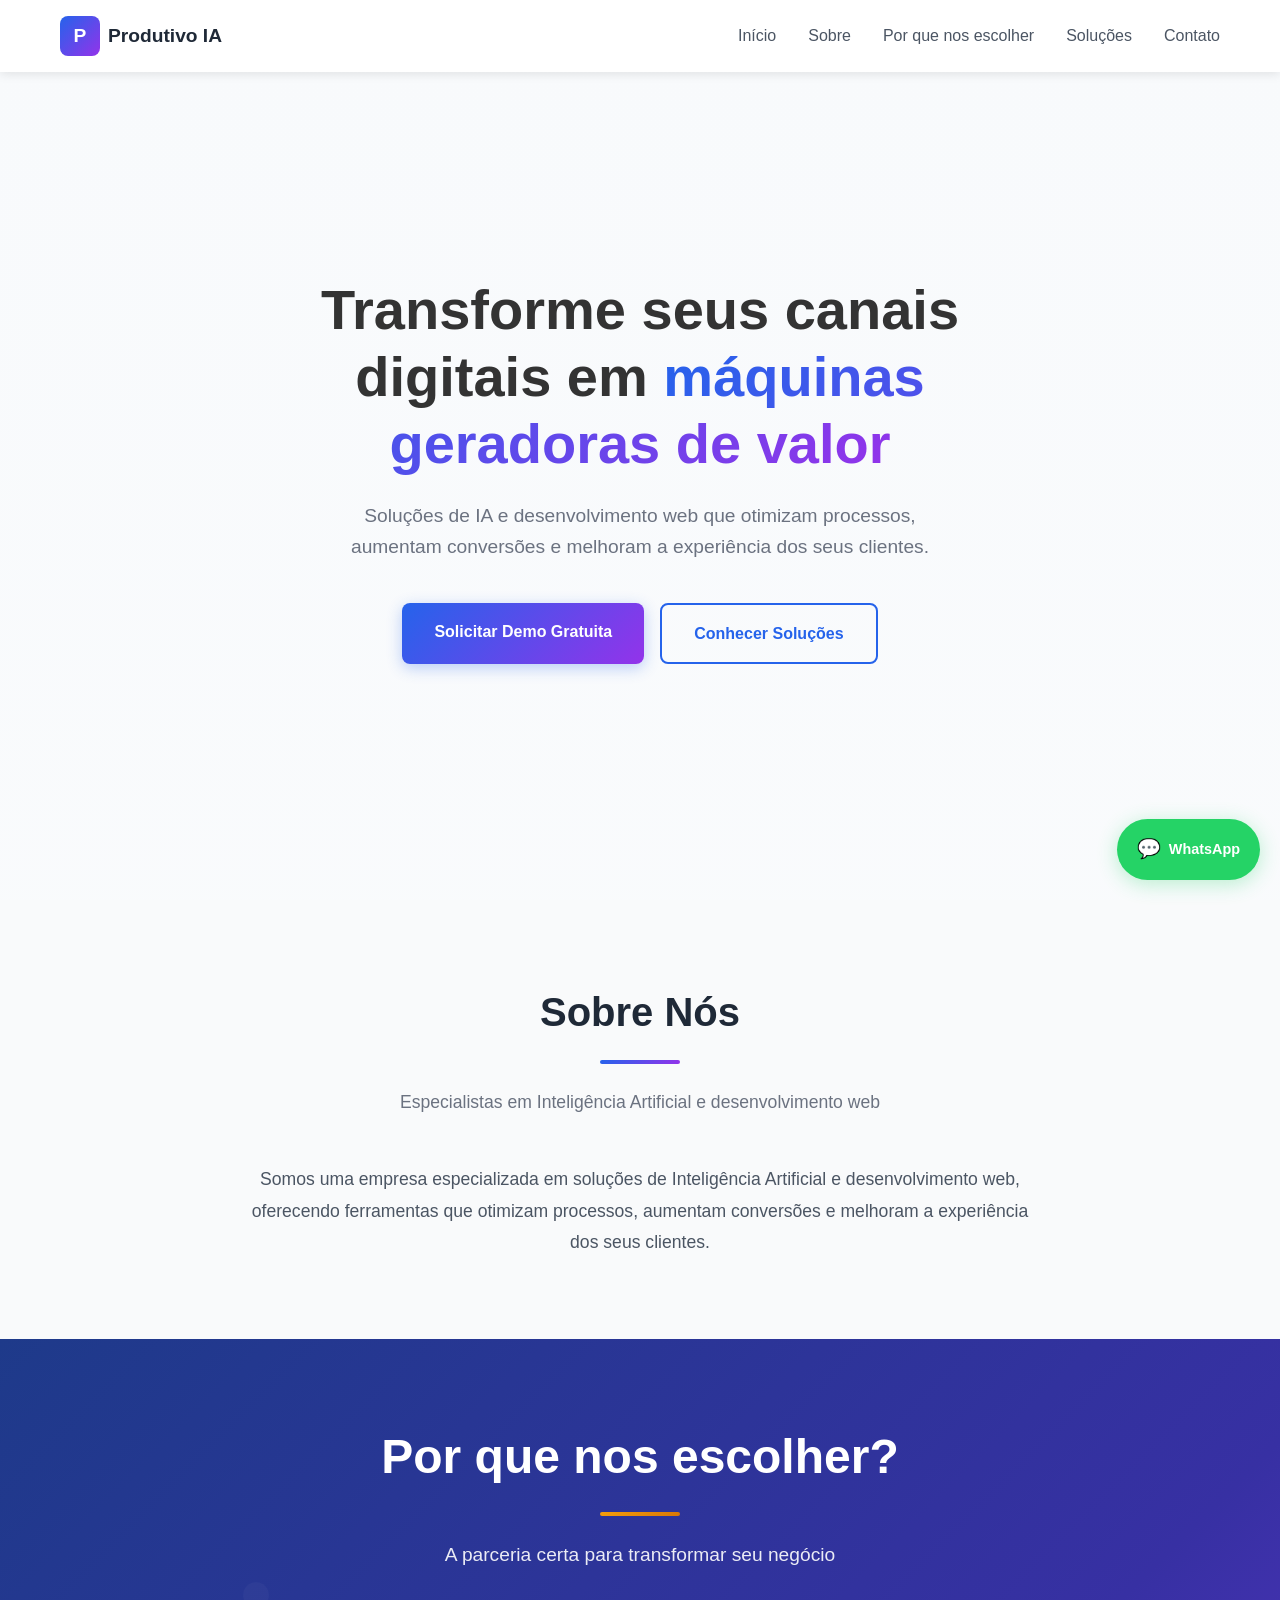
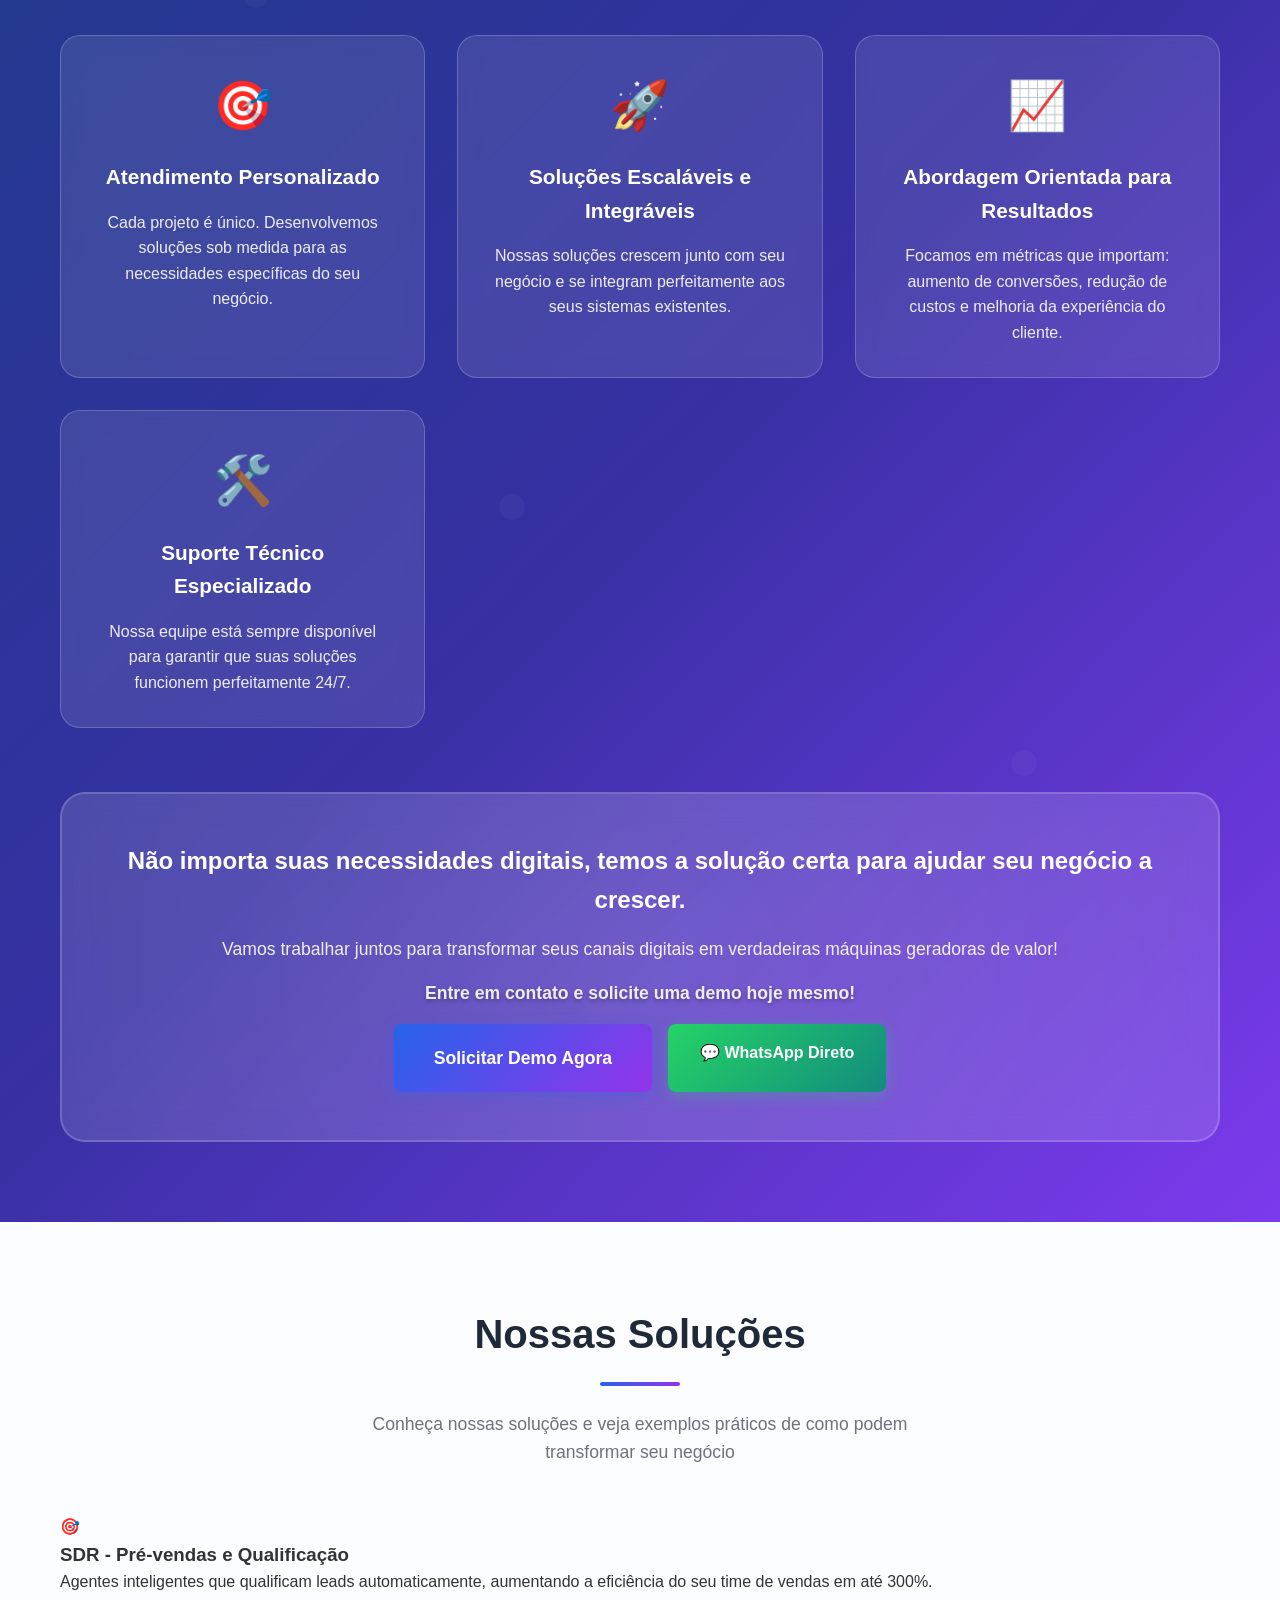
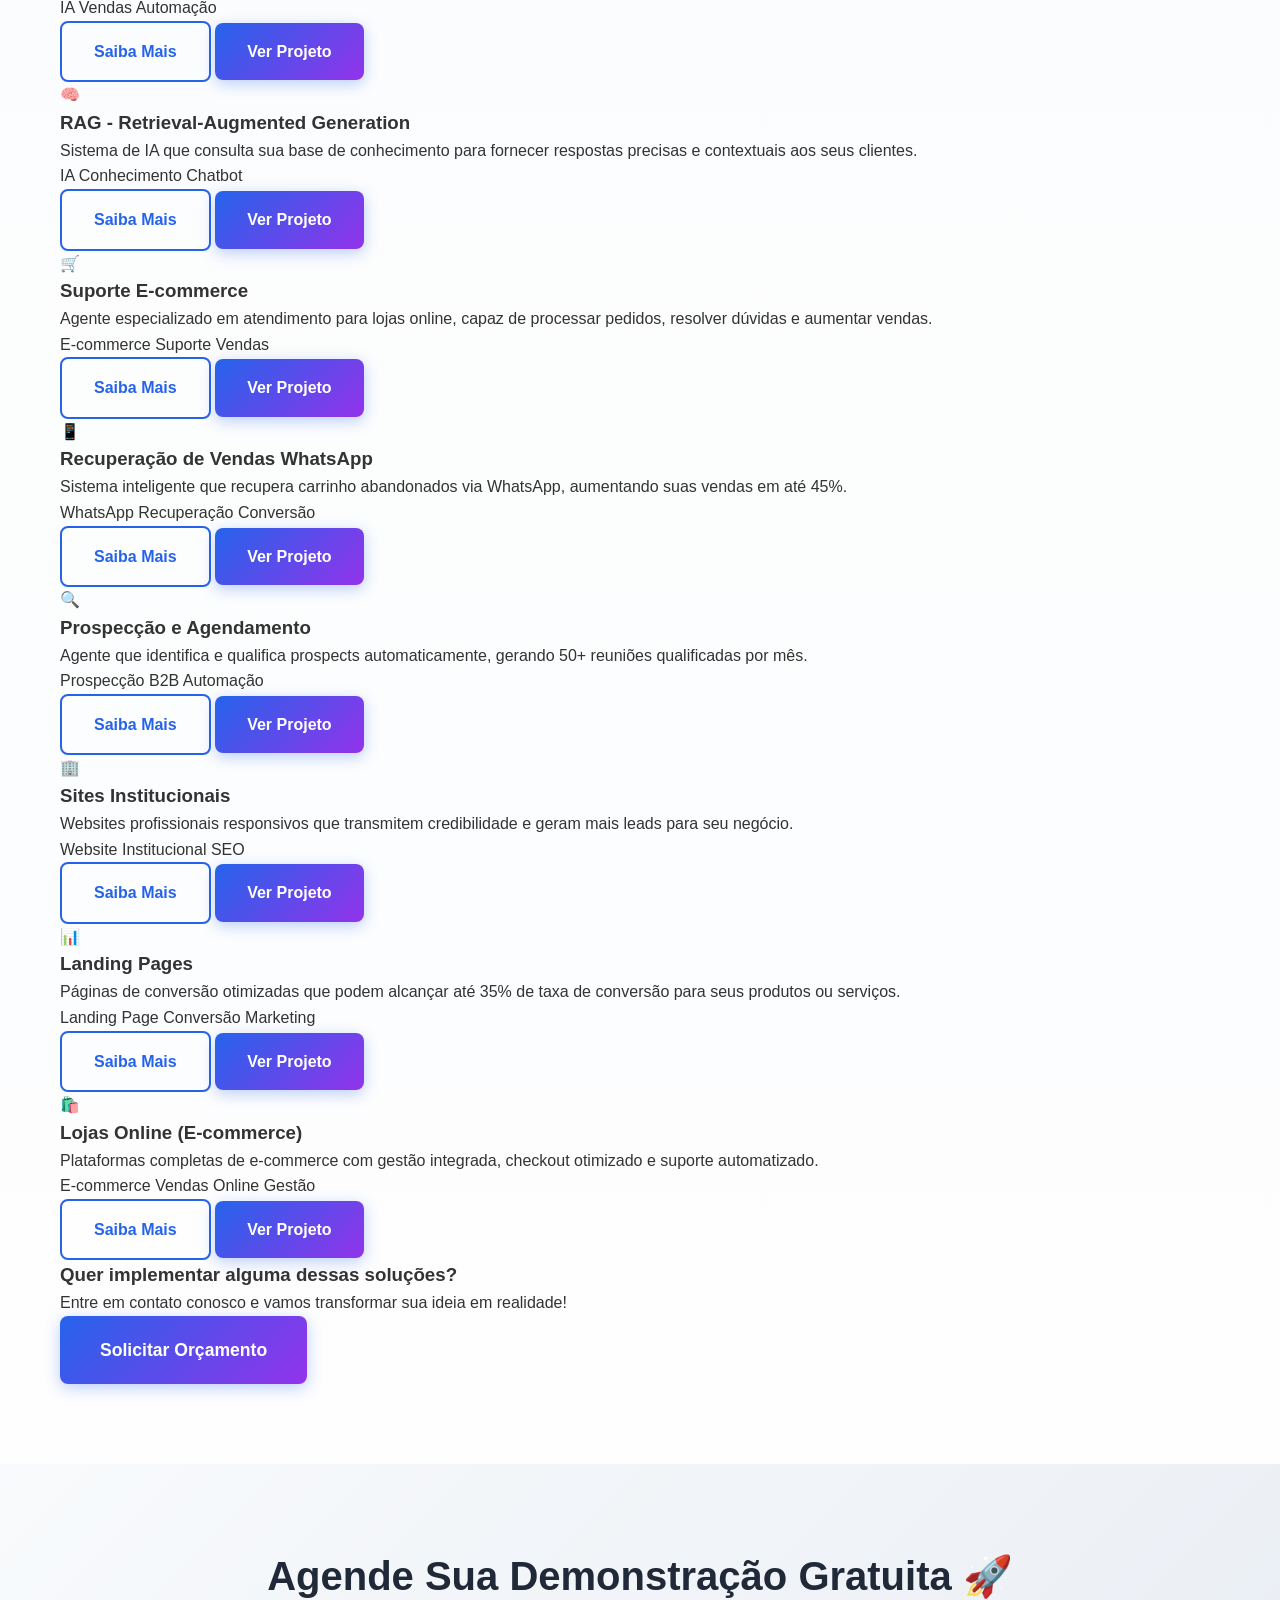
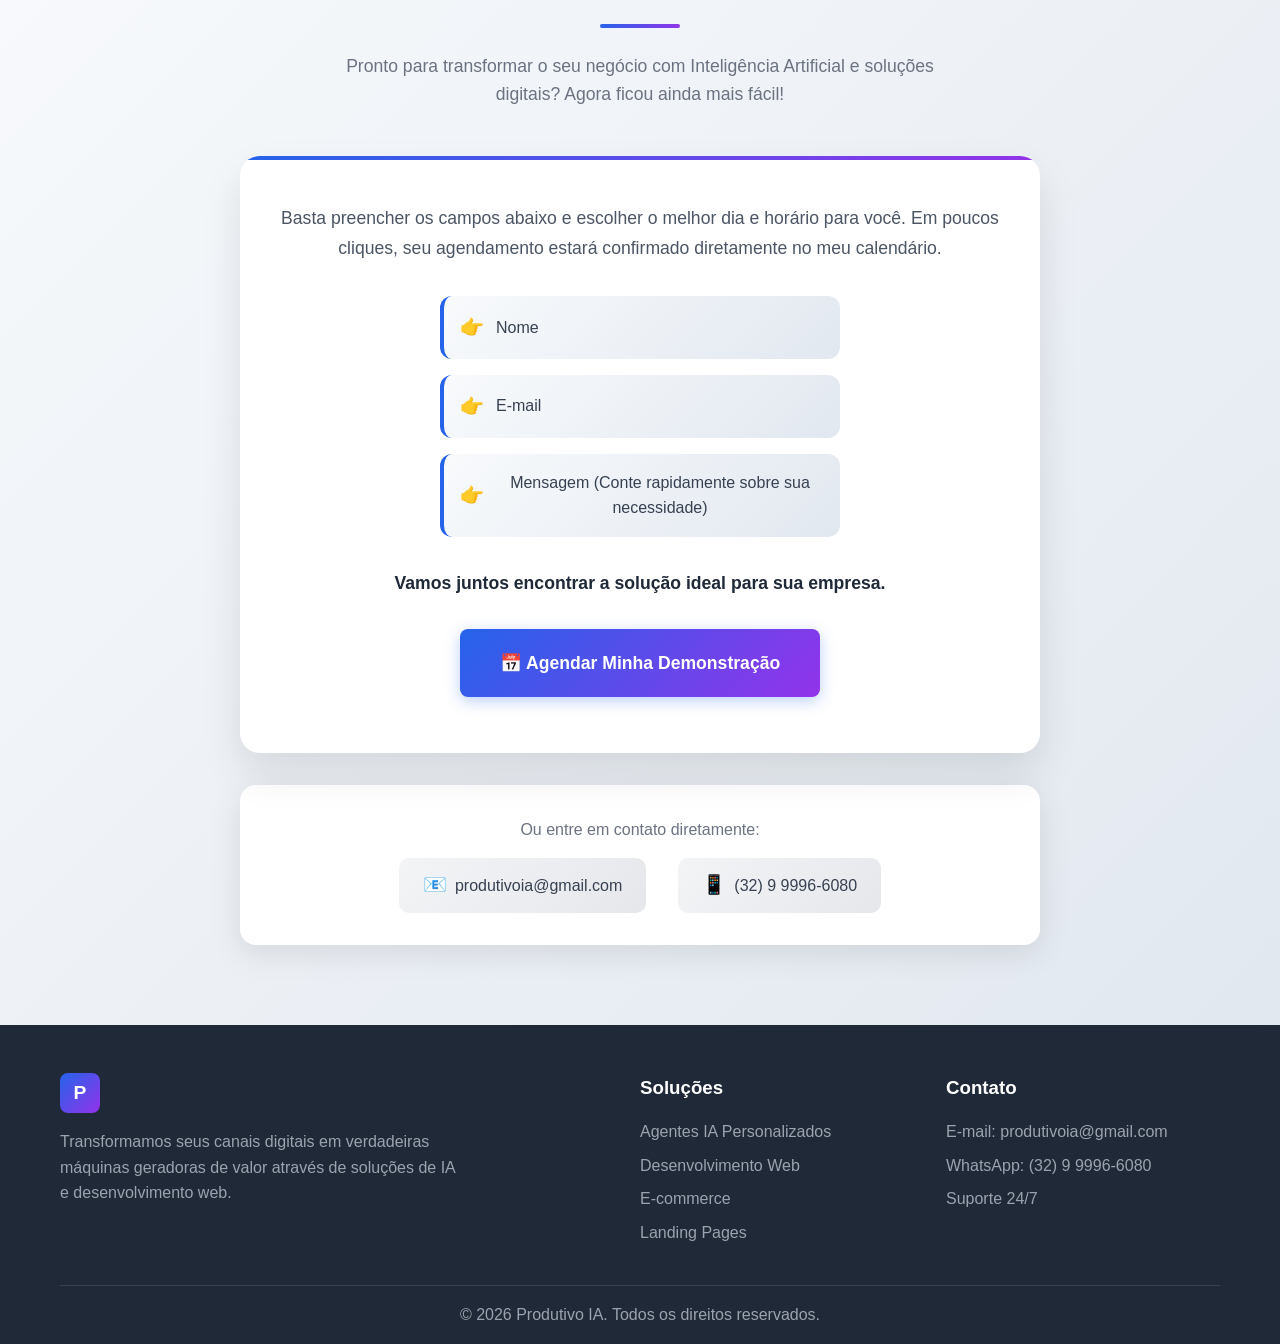
<file: index.html>
<!DOCTYPE html>
<html lang="pt-BR">
<head>
    <meta charset="UTF-8">
    <meta name="viewport" content="width=device-width, initial-scale=1.0">
    <title>Produtivo IA - Soluções de IA e Desenvolvimento Web</title>
    <meta name="description" content="Transformamos seus canais digitais em verdadeiras máquinas geradoras de valor através de soluções de IA e desenvolvimento web.">
    <link rel="icon" href="[data-uri]" type="image/svg+xml">
    <link rel="stylesheet" href="./css/style.css">
</head>
<body>
    <!-- Header -->
    <header class="header">
        <div class="container">
            <div class="nav-brand">
                <div class="logo">
                    <span>P</span>
                </div>
                <span class="brand-name">Produtivo IA</span>
            </div>
            <nav class="nav" id="nav">
                <a href="#home" class="nav-link">Início</a>
                <a href="#about" class="nav-link">Sobre</a>
                <a href="#why-choose" class="nav-link">Por que nos escolher</a>
                <a href="#services" class="nav-link">Soluções</a>
                <a href="#contact" class="nav-link">Contato</a>
            </nav>
            <button class="mobile-menu-btn" id="mobile-menu-btn">
                <span></span>
                <span></span>
                <span></span>
            </button>
        </div>
    </header>

    <!-- Hero Section -->
    <section id="home" class="hero">
        <div class="container">
            <div class="hero-content">
                <h1 class="hero-title">Transforme seus canais digitais em <span class="gradient-text">máquinas geradoras de valor</span></h1>
                <p class="hero-description">Soluções de IA e desenvolvimento web que otimizam processos, aumentam conversões e melhoram a experiência dos seus clientes.</p>
                <div class="hero-buttons">
                    <a href="https://calendly.com/produtivoiacontato" target="_blank" class="btn btn-primary">Solicitar Demo Gratuita</a>
                    <a href="#services" class="btn btn-secondary">Conhecer Soluções</a>
                </div>
            </div>
        </div>
    </section>

    <!-- About Section -->
    <section id="about" class="about">
        <div class="container">
            <div class="section-header">
                <h2 class="section-title">Sobre Nós</h2>
                <div class="section-divider"></div>
                <p class="section-description">Especialistas em Inteligência Artificial e desenvolvimento web</p>
            </div>
            <div class="about-content">
                <div class="about-text">
                    <p>Somos uma empresa especializada em soluções de Inteligência Artificial e desenvolvimento web, oferecendo ferramentas que otimizam processos, aumentam conversões e melhoram a experiência dos seus clientes.</p>
                </div>
            </div>
        </div>
    </section>

    <!-- Why Choose Us Section -->
    <section id="why-choose" class="why-choose">
        <div class="container">
            <div class="section-header">
                <h2 class="section-title why-choose-title">Por que nos escolher?</h2>
                <div class="section-divider gold-divider"></div>
                <p class="section-description">A parceria certa para transformar seu negócio</p>
            </div>
            
            <div class="why-choose-grid">
                <div class="why-choose-card">
                    <div class="why-choose-icon">🎯</div>
                    <h3>Atendimento Personalizado</h3>
                    <p>Cada projeto é único. Desenvolvemos soluções sob medida para as necessidades específicas do seu negócio.</p>
                </div>
                
                <div class="why-choose-card">
                    <div class="why-choose-icon">🚀</div>
                    <h3>Soluções Escaláveis e Integráveis</h3>
                    <p>Nossas soluções crescem junto com seu negócio e se integram perfeitamente aos seus sistemas existentes.</p>
                </div>
                
                <div class="why-choose-card">
                    <div class="why-choose-icon">📈</div>
                    <h3>Abordagem Orientada para Resultados</h3>
                    <p>Focamos em métricas que importam: aumento de conversões, redução de custos e melhoria da experiência do cliente.</p>
                </div>
                
                <div class="why-choose-card">
                    <div class="why-choose-icon">🛠️</div>
                    <h3>Suporte Técnico Especializado</h3>
                    <p>Nossa equipe está sempre disponível para garantir que suas soluções funcionem perfeitamente 24/7.</p>
                </div>
            </div>

            <div class="why-choose-cta">
                <div class="cta-content">
                    <h3>Não importa suas necessidades digitais, temos a solução certa para ajudar seu negócio a crescer.</h3>
                    <p>Vamos trabalhar juntos para transformar seus canais digitais em verdadeiras máquinas geradoras de valor!</p>
                    <p class="cta-urgency">Entre em contato e solicite uma demo hoje mesmo!</p>
                    <div class="cta-buttons">
                        <a href="https://calendly.com/produtivoiacontato" target="_blank" class="btn btn-primary btn-large pulse-animation">Solicitar Demo Agora</a>
                        <a href="https://wa.me/5532999966080" target="_blank" class="btn btn-whatsapp">💬 WhatsApp Direto</a>
                    </div>
                </div>
            </div>
        </div>
    </section>

    <!-- Nossas Soluções Section -->
    <section id="services" class="projects">
        <div class="container">
            <div class="section-header">
                <h2 class="section-title">Nossas Soluções</h2>
                <div class="section-divider"></div>
                <p class="section-description">Conheça nossas soluções e veja exemplos práticos de como podem transformar seu negócio</p>
            </div>
            
            <div class="projects-grid">
                <div class="project-card">
                    <div class="project-image">
                        <div class="project-placeholder">
                            <span class="project-icon">🎯</span>
                        </div>
                    </div>
                    <div class="project-content">
                        <h3 class="project-title">SDR - Pré-vendas e Qualificação</h3>
                        <p class="project-description">Agentes inteligentes que qualificam leads automaticamente, aumentando a eficiência do seu time de vendas em até 300%.</p>
                        <div class="project-tags">
                            <span class="project-tag">IA</span>
                            <span class="project-tag">Vendas</span>
                            <span class="project-tag">Automação</span>
                        </div>
                        <div class="project-buttons">
                            <a href="./sdr.html" class="btn btn-secondary btn-small">Saiba Mais</a>
                            <a href="./projeto-sdr.html" class="btn btn-primary btn-small">Ver Projeto</a>
                        </div>
                    </div>
                </div>

                <div class="project-card">
                    <div class="project-image">
                        <div class="project-placeholder">
                            <span class="project-icon">🧠</span>
                        </div>
                    </div>
                    <div class="project-content">
                        <h3 class="project-title">RAG - Retrieval-Augmented Generation</h3>
                        <p class="project-description">Sistema de IA que consulta sua base de conhecimento para fornecer respostas precisas e contextuais aos seus clientes.</p>
                        <div class="project-tags">
                            <span class="project-tag">IA</span>
                            <span class="project-tag">Conhecimento</span>
                            <span class="project-tag">Chatbot</span>
                        </div>
                        <div class="project-buttons">
                            <a href="./rag.html" class="btn btn-secondary btn-small">Saiba Mais</a>
                            <a href="./projeto-rag.html" class="btn btn-primary btn-small">Ver Projeto</a>
                        </div>
                    </div>
                </div>

                <div class="project-card">
                    <div class="project-image">
                        <div class="project-placeholder">
                            <span class="project-icon">🛒</span>
                        </div>
                    </div>
                    <div class="project-content">
                        <h3 class="project-title">Suporte E-commerce</h3>
                        <p class="project-description">Agente especializado em atendimento para lojas online, capaz de processar pedidos, resolver dúvidas e aumentar vendas.</p>
                        <div class="project-tags">
                            <span class="project-tag">E-commerce</span>
                            <span class="project-tag">Suporte</span>
                            <span class="project-tag">Vendas</span>
                        </div>
                        <div class="project-buttons">
                            <a href="./suporte-ecommerce.html" class="btn btn-secondary btn-small">Saiba Mais</a>
                            <a href="./projeto-ecommerce.html" class="btn btn-primary btn-small">Ver Projeto</a>
                        </div>
                    </div>
                </div>

                <div class="project-card">
                    <div class="project-image">
                        <div class="project-placeholder">
                            <span class="project-icon">📱</span>
                        </div>
                    </div>
                    <div class="project-content">
                        <h3 class="project-title">Recuperação de Vendas WhatsApp</h3>
                        <p class="project-description">Sistema inteligente que recupera carrinho abandonados via WhatsApp, aumentando suas vendas em até 45%.</p>
                        <div class="project-tags">
                            <span class="project-tag">WhatsApp</span>
                            <span class="project-tag">Recuperação</span>
                            <span class="project-tag">Conversão</span>
                        </div>
                        <div class="project-buttons">
                            <a href="./recuperacao-vendas.html" class="btn btn-secondary btn-small">Saiba Mais</a>
                            <a href="./projeto-recuperacao-vendas.html" class="btn btn-primary btn-small">Ver Projeto</a>
                        </div>
                    </div>
                </div>

                <div class="project-card">
                    <div class="project-image">
                        <div class="project-placeholder">
                            <span class="project-icon">🔍</span>
                        </div>
                    </div>
                    <div class="project-content">
                        <h3 class="project-title">Prospecção e Agendamento</h3>
                        <p class="project-description">Agente que identifica e qualifica prospects automaticamente, gerando 50+ reuniões qualificadas por mês.</p>
                        <div class="project-tags">
                            <span class="project-tag">Prospecção</span>
                            <span class="project-tag">B2B</span>
                            <span class="project-tag">Automação</span>
                        </div>
                        <div class="project-buttons">
                            <a href="./prospeccao.html" class="btn btn-secondary btn-small">Saiba Mais</a>
                            <a href="./projeto-prospeccao.html" class="btn btn-primary btn-small">Ver Projeto</a>
                        </div>
                    </div>
                </div>

                <div class="project-card">
                    <div class="project-image">
                        <div class="project-placeholder">
                            <span class="project-icon">🏢</span>
                        </div>
                    </div>
                    <div class="project-content">
                        <h3 class="project-title">Sites Institucionais</h3>
                        <p class="project-description">Websites profissionais responsivos que transmitem credibilidade e geram mais leads para seu negócio.</p>
                        <div class="project-tags">
                            <span class="project-tag">Website</span>
                            <span class="project-tag">Institucional</span>
                            <span class="project-tag">SEO</span>
                        </div>
                        <div class="project-buttons">
                            <a href="./sites-institucionais.html" class="btn btn-secondary btn-small">Saiba Mais</a>
                            <a href="https://levy.produtivoia.xyz/index.html" target="_blank" class="btn btn-primary btn-small">Ver Projeto</a>
                        </div>
                    </div>
                </div>

                <div class="project-card">
                    <div class="project-image">
                        <div class="project-placeholder">
                            <span class="project-icon">📊</span>
                        </div>
                    </div>
                    <div class="project-content">
                        <h3 class="project-title">Landing Pages</h3>
                        <p class="project-description">Páginas de conversão otimizadas que podem alcançar até 35% de taxa de conversão para seus produtos ou serviços.</p>
                        <div class="project-tags">
                            <span class="project-tag">Landing Page</span>
                            <span class="project-tag">Conversão</span>
                            <span class="project-tag">Marketing</span>
                        </div>
                        <div class="project-buttons">
                            <a href="./landing-pages.html" class="btn btn-secondary btn-small">Saiba Mais</a>
                            <a href="https://levy.produtivoia.xyz/demo/landing-page-mod-2/landing-page-mod-2.html" target="_blank" class="btn btn-primary btn-small">Ver Projeto</a>
                        </div>
                    </div>
                </div>

                <div class="project-card">
                    <div class="project-image">
                        <div class="project-placeholder">
                            <span class="project-icon">🛍️</span>
                        </div>
                    </div>
                    <div class="project-content">
                        <h3 class="project-title">Lojas Online (E-commerce)</h3>
                        <p class="project-description">Plataformas completas de e-commerce com gestão integrada, checkout otimizado e suporte automatizado.</p>
                        <div class="project-tags">
                            <span class="project-tag">E-commerce</span>
                            <span class="project-tag">Vendas Online</span>
                            <span class="project-tag">Gestão</span>
                        </div>
                        <div class="project-buttons">
                            <a href="./ecommerce.html" class="btn btn-secondary btn-small">Saiba Mais</a>
                            <a href="https://levy.produtivoia.xyz/demo/e-commerce-mod-1/e-commerce-mod-1.html" target="_blank" class="btn btn-primary btn-small">Ver Projeto</a>
                        </div>
                    </div>
                </div>
            </div>

            <div class="projects-cta">
                <h3>Quer implementar alguma dessas soluções?</h3>
                <p>Entre em contato conosco e vamos transformar sua ideia em realidade!</p>
                <a href="https://wa.me/5532999966080" target="_blank" class="btn btn-primary btn-large">Solicitar Orçamento</a>
            </div>
        </div>
    </section>

    <!-- Contact Section -->
    <section id="contact" class="contact">
        <div class="container">
            <div class="section-header">
                <h2 class="section-title">Agende Sua Demonstração Gratuita 🚀</h2>
                <div class="section-divider"></div>
                <p class="section-description">Pronto para transformar o seu negócio com Inteligência Artificial e soluções digitais? Agora ficou ainda mais fácil!</p>
            </div>
            
            <div class="contact-content">
                <div class="calendly-info">
                    <p class="calendly-description">Basta preencher os campos abaixo e escolher o melhor dia e horário para você. Em poucos cliques, seu agendamento estará confirmado diretamente no meu calendário.</p>
                    
                    <div class="calendly-features">
                        <div class="calendly-feature">
                            <span class="feature-icon">👉</span>
                            <span>Nome</span>
                        </div>
                        <div class="calendly-feature">
                            <span class="feature-icon">👉</span>
                            <span>E-mail</span>
                        </div>
                        <div class="calendly-feature">
                            <span class="feature-icon">👉</span>
                            <span>Mensagem (Conte rapidamente sobre sua necessidade)</span>
                        </div>
                    </div>
                    
                    <p class="calendly-cta">Vamos juntos encontrar a solução ideal para sua empresa.</p>
                    
                    <div class="calendly-button-container">
                        <a href="https://calendly.com/produtivoiacontato" target="_blank" class="btn btn-primary btn-large calendly-btn">
                            📅 Agendar Minha Demonstração
                        </a>
                    </div>
                </div>
                
                <div class="contact-info">
                    <p>Ou entre em contato diretamente:</p>
                    <div class="contact-methods">
                        <div class="contact-method">
                            <span class="contact-icon">📧</span>
                            <span>produtivoia@gmail.com</span>
                        </div>
                        <div class="contact-method">
                            <span class="contact-icon">📱</span>
                            <span>(32) 9 9996-6080</span>
                        </div>
                    </div>
                </div>
            </div>
        </div>
    </section>

    <!-- WhatsApp Floating Button -->
    <div class="whatsapp-float" id="whatsapp-btn">
        <span class="whatsapp-icon">💬</span>
        <span class="whatsapp-text">WhatsApp</span>
    </div>

    <!-- Footer -->
    <footer class="footer">
        <div class="container">
            <div class="footer-content">
                <div class="footer-brand">
                    <div class="footer-logo">
                        <div class="logo">
                            <span>P</span>
                        </div>
                        <span class="brand-name">Produtivo IA</span>
                    </div>
                    <p class="footer-description">Transformamos seus canais digitais em verdadeiras máquinas geradoras de valor através de soluções de IA e desenvolvimento web.</p>
                </div>
                
                <div class="footer-section">
                    <h3>Soluções</h3>
                    <ul>
                        <li>Agentes IA Personalizados</li>
                        <li>Desenvolvimento Web</li>
                        <li>E-commerce</li>
                        <li>Landing Pages</li>
                    </ul>
                </div>
                
                <div class="footer-section">
                    <h3>Contato</h3>
                    <ul>
                        <li>E-mail: produtivoia@gmail.com</li>
                        <li>WhatsApp: (32) 9 9996-6080</li>
                        <li>Suporte 24/7</li>
                    </ul>
                </div>
            </div>
            
            <div class="footer-bottom">
                <p>&copy; <span id="current-year"></span> Produtivo IA. Todos os direitos reservados.</p>
            </div>
        </div>
    </footer>

    <script src="./js/script.js"></script>
</body>
</html>
</file>
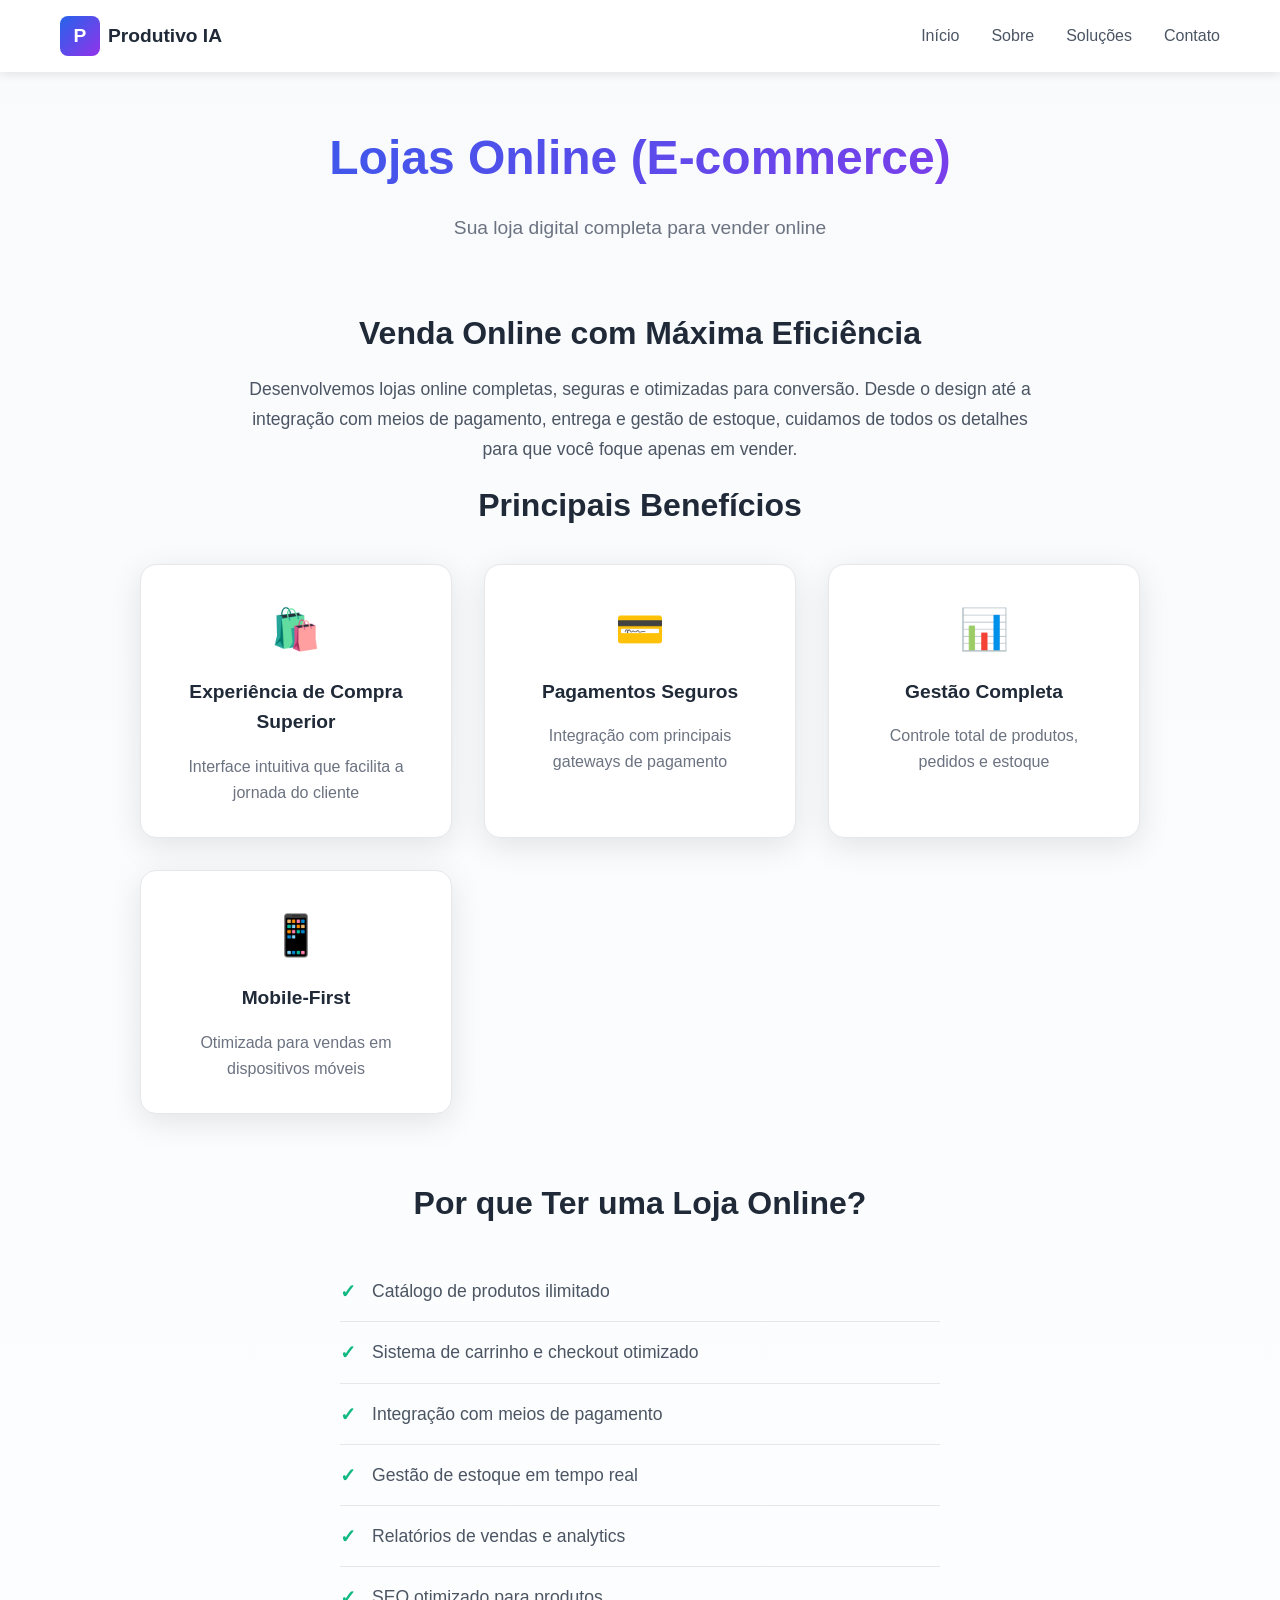
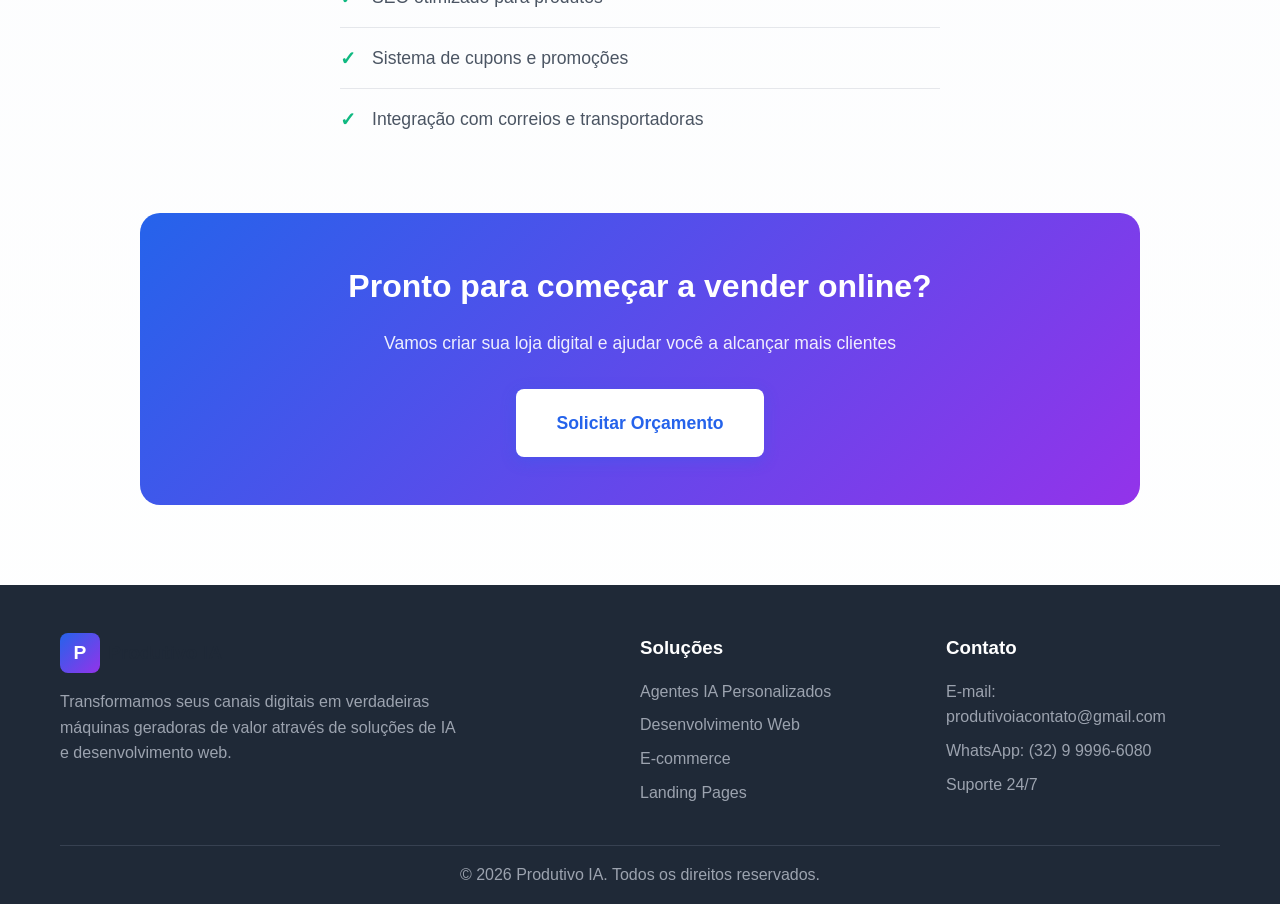
<file: ecommerce.html>
<!DOCTYPE html>
<html lang="pt-BR">
<head>
    <meta charset="UTF-8">
    <meta name="viewport" content="width=device-width, initial-scale=1.0">
    <title>Lojas Online (E-commerce) - Produtivo IA</title>
    <meta name="description" content="Desenvolvimento de lojas online completas e otimizadas">
    <link rel="icon" href="[data-uri]" type="image/svg+xml">
    <link rel="stylesheet" href="./css/style-pages.css">
</head>
<body>
    <header class="header">
        <div class="container">
            <div class="nav-brand">
                <div class="logo">
                    <span>P</span>
                </div>
                <span class="brand-name">Produtivo IA</span>
            </div>
            <nav class="nav" id="nav">
                <a href="index.html#home" class="nav-link">Início</a>
                <a href="index.html#about" class="nav-link">Sobre</a>
                <a href="index.html#services" class="nav-link">Soluções</a>
                <a href="index.html#contact" class="nav-link">Contato</a>
            </nav>
            <button class="mobile-menu-btn" id="mobile-menu-btn">
                <span></span>
                <span></span>
                <span></span>
            </button>            
        </div>
    </header>

    <section class="service-page">
        <div class="container">
            <div class="service-hero">
                <h1>Lojas Online (E-commerce)</h1>
                <p class="service-subtitle">Sua loja digital completa para vender online</p>
            </div>

            <div class="service-content">
                <div class="service-description">
                    <h2>Venda Online com Máxima Eficiência</h2>
                    <p>Desenvolvemos lojas online completas, seguras e otimizadas para conversão. Desde o design até a integração com meios de pagamento, entrega e gestão de estoque, cuidamos de todos os detalhes para que você foque apenas em vender.</p>
                </div>

                <div class="benefits-grid">
                    <h2>Principais Benefícios</h2>
                    <div class="benefits-container">
                        <div class="benefit-card">
                            <div class="benefit-icon">🛍️</div>
                            <h3>Experiência de Compra Superior</h3>
                            <p>Interface intuitiva que facilita a jornada do cliente</p>
                        </div>
                        <div class="benefit-card">
                            <div class="benefit-icon">💳</div>
                            <h3>Pagamentos Seguros</h3>
                            <p>Integração com principais gateways de pagamento</p>
                        </div>
                        <div class="benefit-card">
                            <div class="benefit-icon">📊</div>
                            <h3>Gestão Completa</h3>
                            <p>Controle total de produtos, pedidos e estoque</p>
                        </div>
                        <div class="benefit-card">
                            <div class="benefit-icon">📱</div>
                            <h3>Mobile-First</h3>
                            <p>Otimizada para vendas em dispositivos móveis</p>
                        </div>
                    </div>
                </div>

                <div class="features-section">
                    <h2>Por que Ter uma Loja Online?</h2>
                    <ul class="features-list">
                        <li>Catálogo de produtos ilimitado</li>
                        <li>Sistema de carrinho e checkout otimizado</li>
                        <li>Integração com meios de pagamento</li>
                        <li>Gestão de estoque em tempo real</li>
                        <li>Relatórios de vendas e analytics</li>
                        <li>SEO otimizado para produtos</li>
                        <li>Sistema de cupons e promoções</li>
                        <li>Integração com correios e transportadoras</li>
                    </ul>
                </div>

                <div class="cta-section">
                    <h2>Pronto para começar a vender online?</h2>
                    <p>Vamos criar sua loja digital e ajudar você a alcançar mais clientes</p>
                    <a href="https://wa.me/5532999966080" target="_blank" class="btn btn-primary btn-large">Solicitar Orçamento</a>
                </div>
            </div>
        </div>
    </section>

    <footer class="footer">
        <div class="container">
            <div class="footer-content">
                <div class="footer-brand">
                    <div class="footer-logo">
                        <div class="logo">
                            <span>P</span>
                        </div>
                        <span class="brand-name">Produtivo IA</span>
                    </div>
                    <p class="footer-description">Transformamos seus canais digitais em verdadeiras máquinas geradoras de valor através de soluções de IA e desenvolvimento web.</p>
                </div>
                
                <div class="footer-section">
                    <h3>Soluções</h3>
                    <ul>
                        <li>Agentes IA Personalizados</li>
                        <li>Desenvolvimento Web</li>
                        <li>E-commerce</li>
                        <li>Landing Pages</li>
                    </ul>
                </div>
                
                <div class="footer-section">
                    <h3>Contato</h3>
                    <ul>
                        <li>E-mail: produtivoiacontato@gmail.com</li>
                        <li>WhatsApp: (32) 9 9996-6080</li>
                        <li>Suporte 24/7</li>
                    </ul>
                </div>
            </div>
            
            <div class="footer-bottom">
                <p>&copy; <span id="current-year"></span> Produtivo IA. Todos os direitos reservados.</p>
            </div>
        </div>
    </footer>

    <script src="./js/script.js"></script>
</body>
</html>
</file>
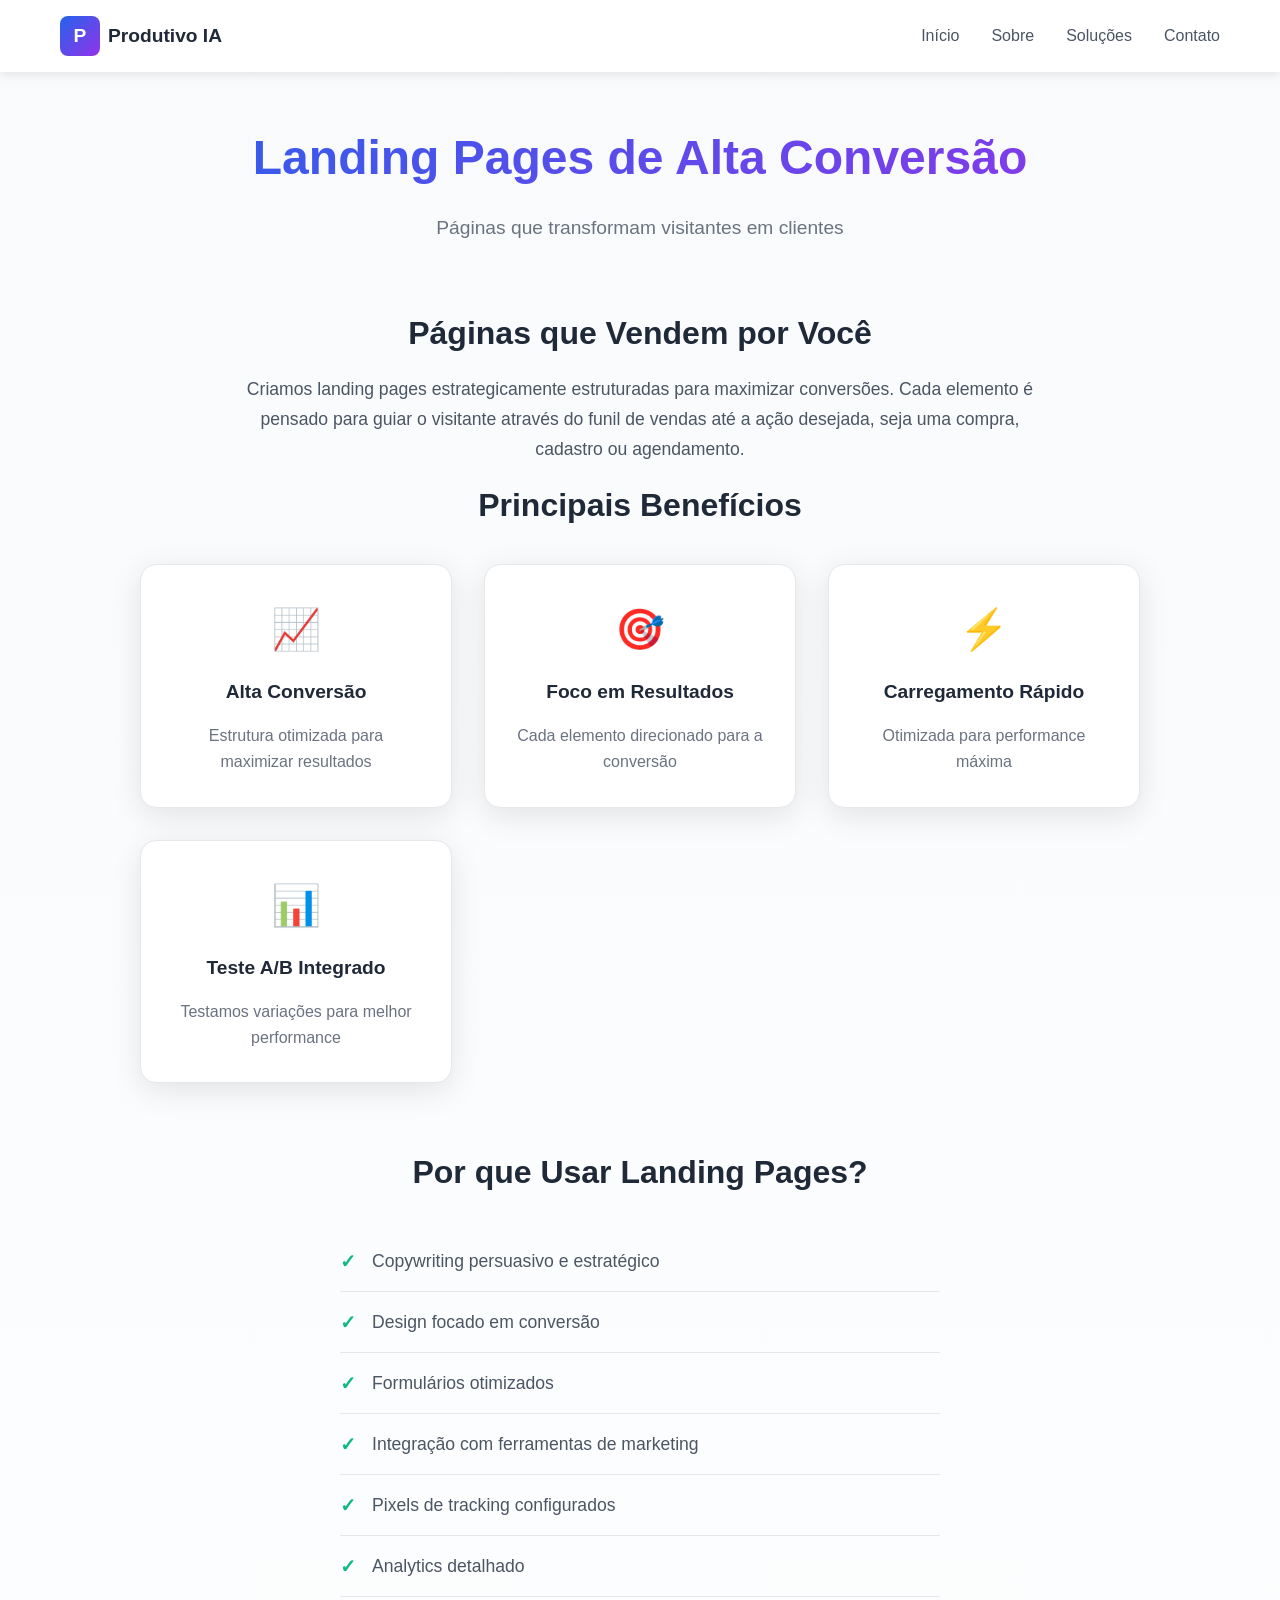
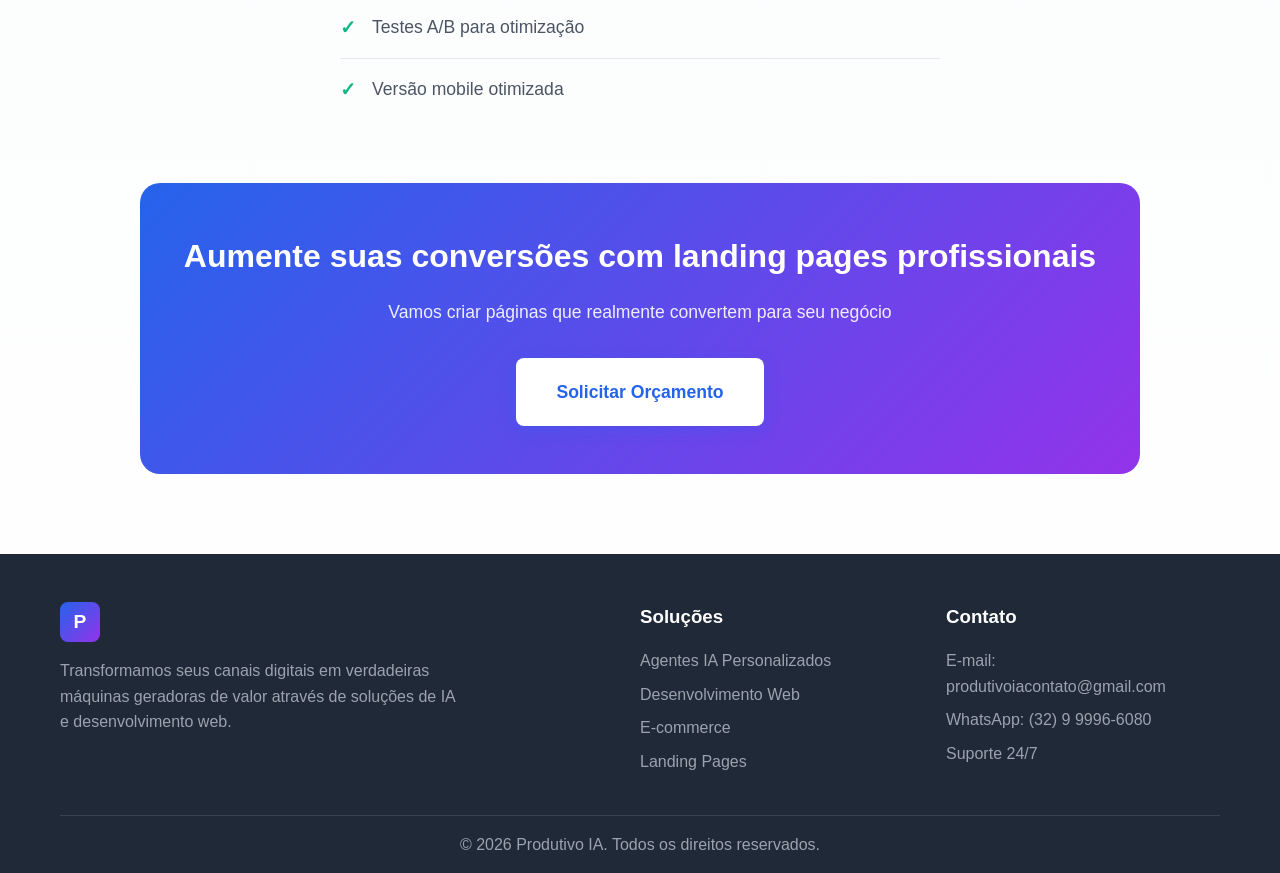
<file: landing-pages.html>
<!DOCTYPE html>
<html lang="pt-BR">
<head>
    <meta charset="UTF-8">
    <meta name="viewport" content="width=device-width, initial-scale=1.0">
    <title>Landing Pages - Produtivo IA</title>
    <meta name="description" content="Landing pages otimizadas para conversão e vendas">
    <link rel="icon" href="[data-uri]" type="image/svg+xml">
    <link rel="stylesheet" href="./css/style-pages.css">
</head>
<body>
    <header class="header">
        <div class="container">
            <div class="nav-brand">
                <div class="logo">
                    <span>P</span>
                </div>
                <span class="brand-name">Produtivo IA</span>
            </div>
            <nav class="nav" id="nav">
                <a href="index.html#home" class="nav-link">Início</a>
                <a href="index.html#about" class="nav-link">Sobre</a>
                <a href="index.html#services" class="nav-link">Soluções</a>
                <a href="index.html#contact" class="nav-link">Contato</a>
            </nav>
            <button class="mobile-menu-btn" id="mobile-menu-btn">
                <span></span>
                <span></span>
                <span></span>
            </button>            
        </div>
    </header>

    <section class="service-page">
        <div class="container">
            <div class="service-hero">
                <h1>Landing Pages de Alta Conversão</h1>
                <p class="service-subtitle">Páginas que transformam visitantes em clientes</p>
            </div>

            <div class="service-content">
                <div class="service-description">
                    <h2>Páginas que Vendem por Você</h2>
                    <p>Criamos landing pages estrategicamente estruturadas para maximizar conversões. Cada elemento é pensado para guiar o visitante através do funil de vendas até a ação desejada, seja uma compra, cadastro ou agendamento.</p>
                </div>

                <div class="benefits-grid">
                    <h2>Principais Benefícios</h2>
                    <div class="benefits-container">
                        <div class="benefit-card">
                            <div class="benefit-icon">📈</div>
                            <h3>Alta Conversão</h3>
                            <p>Estrutura otimizada para maximizar resultados</p>
                        </div>
                        <div class="benefit-card">
                            <div class="benefit-icon">🎯</div>
                            <h3>Foco em Resultados</h3>
                            <p>Cada elemento direcionado para a conversão</p>
                        </div>
                        <div class="benefit-card">
                            <div class="benefit-icon">⚡</div>
                            <h3>Carregamento Rápido</h3>
                            <p>Otimizada para performance máxima</p>
                        </div>
                        <div class="benefit-card">
                            <div class="benefit-icon">📊</div>
                            <h3>Teste A/B Integrado</h3>
                            <p>Testamos variações para melhor performance</p>
                        </div>
                    </div>
                </div>

                <div class="features-section">
                    <h2>Por que Usar Landing Pages?</h2>
                    <ul class="features-list">
                        <li>Copywriting persuasivo e estratégico</li>
                        <li>Design focado em conversão</li>
                        <li>Formulários otimizados</li>
                        <li>Integração com ferramentas de marketing</li>
                        <li>Pixels de tracking configurados</li>
                        <li>Analytics detalhado</li>
                        <li>Testes A/B para otimização</li>
                        <li>Versão mobile otimizada</li>
                    </ul>
                </div>

                <div class="cta-section">
                    <h2>Aumente suas conversões com landing pages profissionais</h2>
                    <p>Vamos criar páginas que realmente convertem para seu negócio</p>
                    <a href="https://wa.me/5532999966080" target="_blank" class="btn btn-primary btn-large">Solicitar Orçamento</a>
                </div>
            </div>
        </div>
    </section>

    <footer class="footer">
        <div class="container">
            <div class="footer-content">
                <div class="footer-brand">
                    <div class="footer-logo">
                        <div class="logo">
                            <span>P</span>
                        </div>
                        <span class="brand-name">Produtivo IA</span>
                    </div>
                    <p class="footer-description">Transformamos seus canais digitais em verdadeiras máquinas geradoras de valor através de soluções de IA e desenvolvimento web.</p>
                </div>
                
                <div class="footer-section">
                    <h3>Soluções</h3>
                    <ul>
                        <li>Agentes IA Personalizados</li>
                        <li>Desenvolvimento Web</li>
                        <li>E-commerce</li>
                        <li>Landing Pages</li>
                    </ul>
                </div>
                
                <div class="footer-section">
                    <h3>Contato</h3>
                    <ul>
                        <li>E-mail: produtivoiacontato@gmail.com</li>
                        <li>WhatsApp: (32) 9 9996-6080</li>
                        <li>Suporte 24/7</li>
                    </ul>
                </div>
            </div>
            
            <div class="footer-bottom">
                <p>&copy; <span id="current-year"></span> Produtivo IA. Todos os direitos reservados.</p>
            </div>
        </div>
    </footer>

    <script src="./js/script.js"></script>
</body>
</html>
</file>
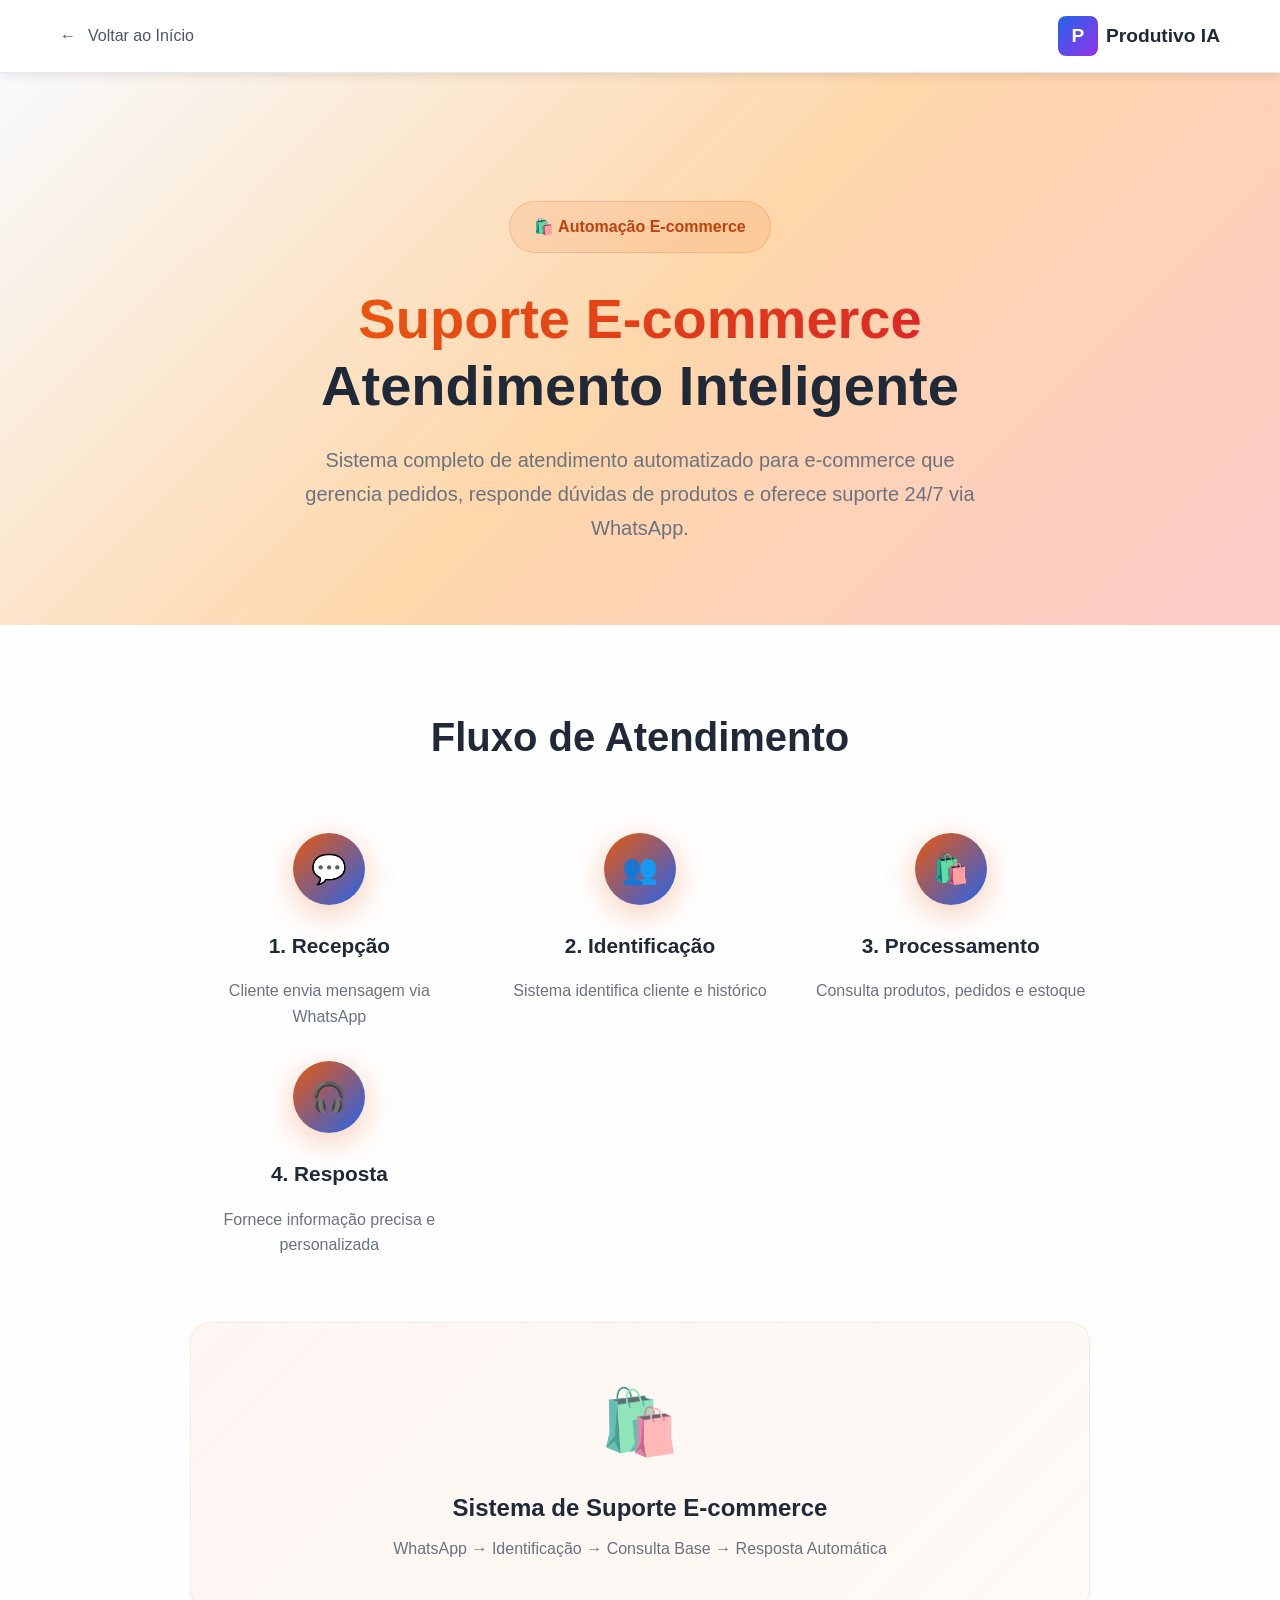
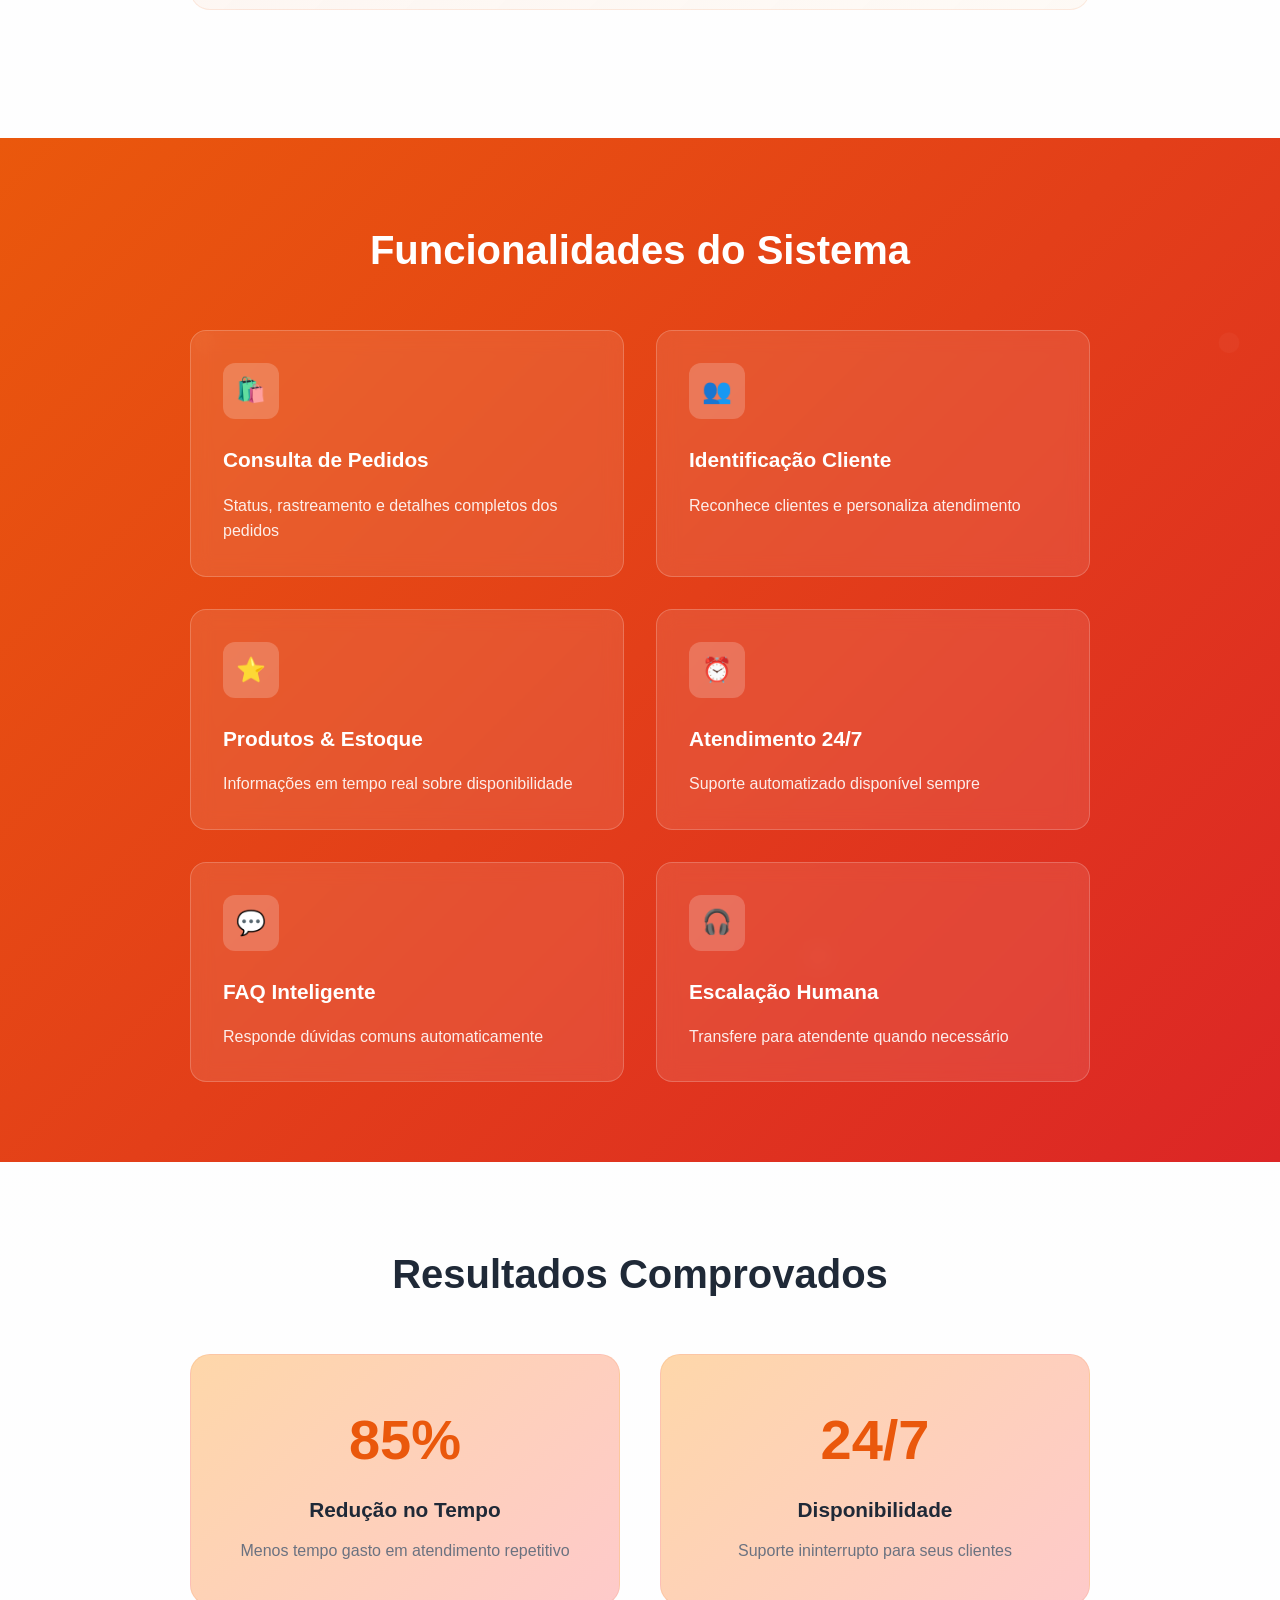
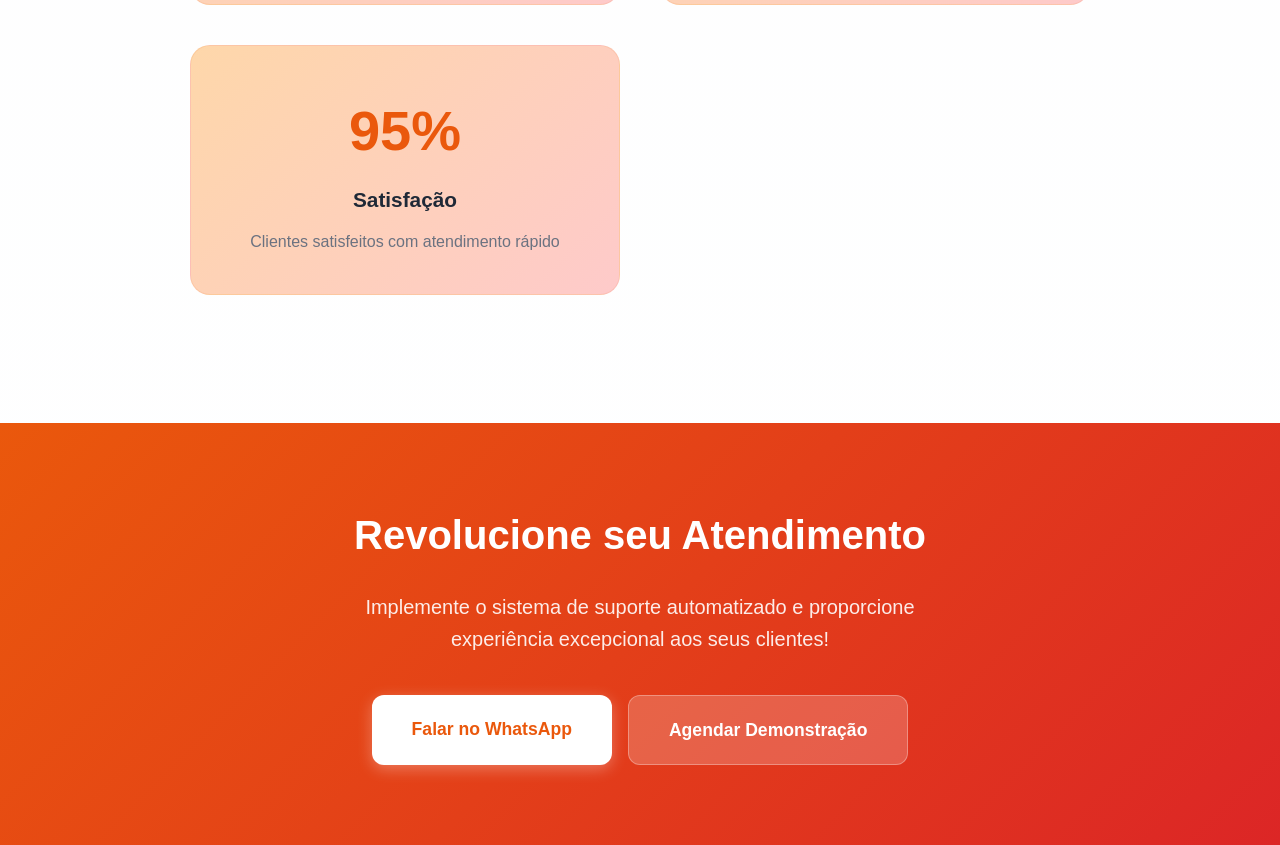
<file: projeto-ecommerce.html>
<!DOCTYPE html>
<html lang="pt-BR">
<head>
    <meta charset="UTF-8">
    <meta name="viewport" content="width=device-width, initial-scale=1.0">
    <title>Suporte E-commerce - Atendimento Inteligente | Produtivo IA</title>
    <link rel="stylesheet" href="./css/projeto-ecommerce.css">
</head>
<body>
    <!-- Navigation -->
    <nav class="project-nav">
        <div class="container">
            <div class="nav-content">
                <a href="index.html#services" class="back-link">
                    <span>←</span>
                    <span>Voltar ao Início</span>
                </a>
                <div class="nav-brand">
                    <div class="logo">P</div>
                    <span class="brand-name">Produtivo IA</span>
                </div>
            </div>
        </div>
    </nav>

    <!-- Hero Section -->
    <section class="project-hero">
        <div class="container">
            <div class="hero-content">
                <div class="project-badge">
                    🛍️ Automação E-commerce
                </div>
                <h1 class="hero-title">
                    <span class="gradient-text">Suporte E-commerce</span><br>
                    Atendimento Inteligente
                </h1>
                <p class="hero-description">
                    Sistema completo de atendimento automatizado para e-commerce que gerencia pedidos, 
                    responde dúvidas de produtos e oferece suporte 24/7 via WhatsApp.
                </p>
            </div>
        </div>
    </section>

    <!-- Process Flow Section -->
    <section class="workflow-section">
        <div class="container">
            <div class="content-wrapper">
                <h2 class="section-title">Fluxo de Atendimento</h2>
                
                <div class="process-flow">
                    <div class="flow-step">
                        <div class="step-icon">💬</div>
                        <h3>1. Recepção</h3>
                        <p>Cliente envia mensagem via WhatsApp</p>
                    </div>
                    
                    <div class="flow-step">
                        <div class="step-icon">👥</div>
                        <h3>2. Identificação</h3>
                        <p>Sistema identifica cliente e histórico</p>
                    </div>
                    
                    <div class="flow-step">
                        <div class="step-icon">🛍️</div>
                        <h3>3. Processamento</h3>
                        <p>Consulta produtos, pedidos e estoque</p>
                    </div>
                    
                    <div class="flow-step">
                        <div class="step-icon">🎧</div>
                        <h3>4. Resposta</h3>
                        <p>Fornece informação precisa e personalizada</p>
                    </div>
                </div>

                <div class="workflow-visual">
                    <div class="visual-content">
                        <div class="visual-icon">🛍️</div>
                        <p class="visual-title">Sistema de Suporte E-commerce</p>
                        <p class="visual-subtitle">WhatsApp → Identificação → Consulta Base → Resposta Automática</p>
                    </div>
                </div>
            </div>
        </div>
    </section>

    <!-- Features Section -->
    <section class="features-section">
        <div class="container">
            <div class="content-wrapper">
                <h2 class="section-title-white">Funcionalidades do Sistema</h2>
                
                <div class="features-grid">
                    <div class="feature-card">
                        <div class="feature-icon">🛍️</div>
                        <h3>Consulta de Pedidos</h3>
                        <p>Status, rastreamento e detalhes completos dos pedidos</p>
                    </div>

                    <div class="feature-card">
                        <div class="feature-icon">👥</div>
                        <h3>Identificação Cliente</h3>
                        <p>Reconhece clientes e personaliza atendimento</p>
                    </div>

                    <div class="feature-card">
                        <div class="feature-icon">⭐</div>
                        <h3>Produtos & Estoque</h3>
                        <p>Informações em tempo real sobre disponibilidade</p>
                    </div>

                    <div class="feature-card">
                        <div class="feature-icon">⏰</div>
                        <h3>Atendimento 24/7</h3>
                        <p>Suporte automatizado disponível sempre</p>
                    </div>

                    <div class="feature-card">
                        <div class="feature-icon">💬</div>
                        <h3>FAQ Inteligente</h3>
                        <p>Responde dúvidas comuns automaticamente</p>
                    </div>

                    <div class="feature-card">
                        <div class="feature-icon">🎧</div>
                        <h3>Escalação Humana</h3>
                        <p>Transfere para atendente quando necessário</p>
                    </div>
                </div>
            </div>
        </div>
    </section>

    <!-- Results Section -->
    <section class="results-section">
        <div class="container">
            <div class="content-wrapper">
                <h2 class="section-title">Resultados Comprovados</h2>
                
                <div class="results-grid">
                    <div class="result-card">
                        <div class="result-number">85%</div>
                        <div class="result-title">Redução no Tempo</div>
                        <p>Menos tempo gasto em atendimento repetitivo</p>
                    </div>

                    <div class="result-card">
                        <div class="result-number">24/7</div>
                        <div class="result-title">Disponibilidade</div>
                        <p>Suporte ininterrupto para seus clientes</p>
                    </div>

                    <div class="result-card">
                        <div class="result-number">95%</div>
                        <div class="result-title">Satisfação</div>
                        <p>Clientes satisfeitos com atendimento rápido</p>
                    </div>
                </div>
            </div>
        </div>
    </section>

    <!-- CTA Section -->
    <section class="cta-section">
        <div class="container">
            <div class="cta-content">
                <h2>Revolucione seu Atendimento</h2>
                <p>Implemente o sistema de suporte automatizado e proporcione experiência excepcional aos seus clientes!</p>
                <div class="cta-buttons">
                    <a href="https://wa.me/5532999966080?text=Quero%20saber%20mais%20sobre%20o%20suporte%20e-commerce" 
                       target="_blank" class="btn btn-whatsapp btn-large">
                        Falar no WhatsApp
                    </a>
                    <a href="https://calendly.com/produtivoiacontato" target="_blank" class="btn btn-primary btn-large">
                        Agendar Demonstração
                    </a>
                </div>
            </div>
        </div>
    </section>

    <script src="./js/projeto-ecommerce.js"></script>
</body>
</html>
</file>
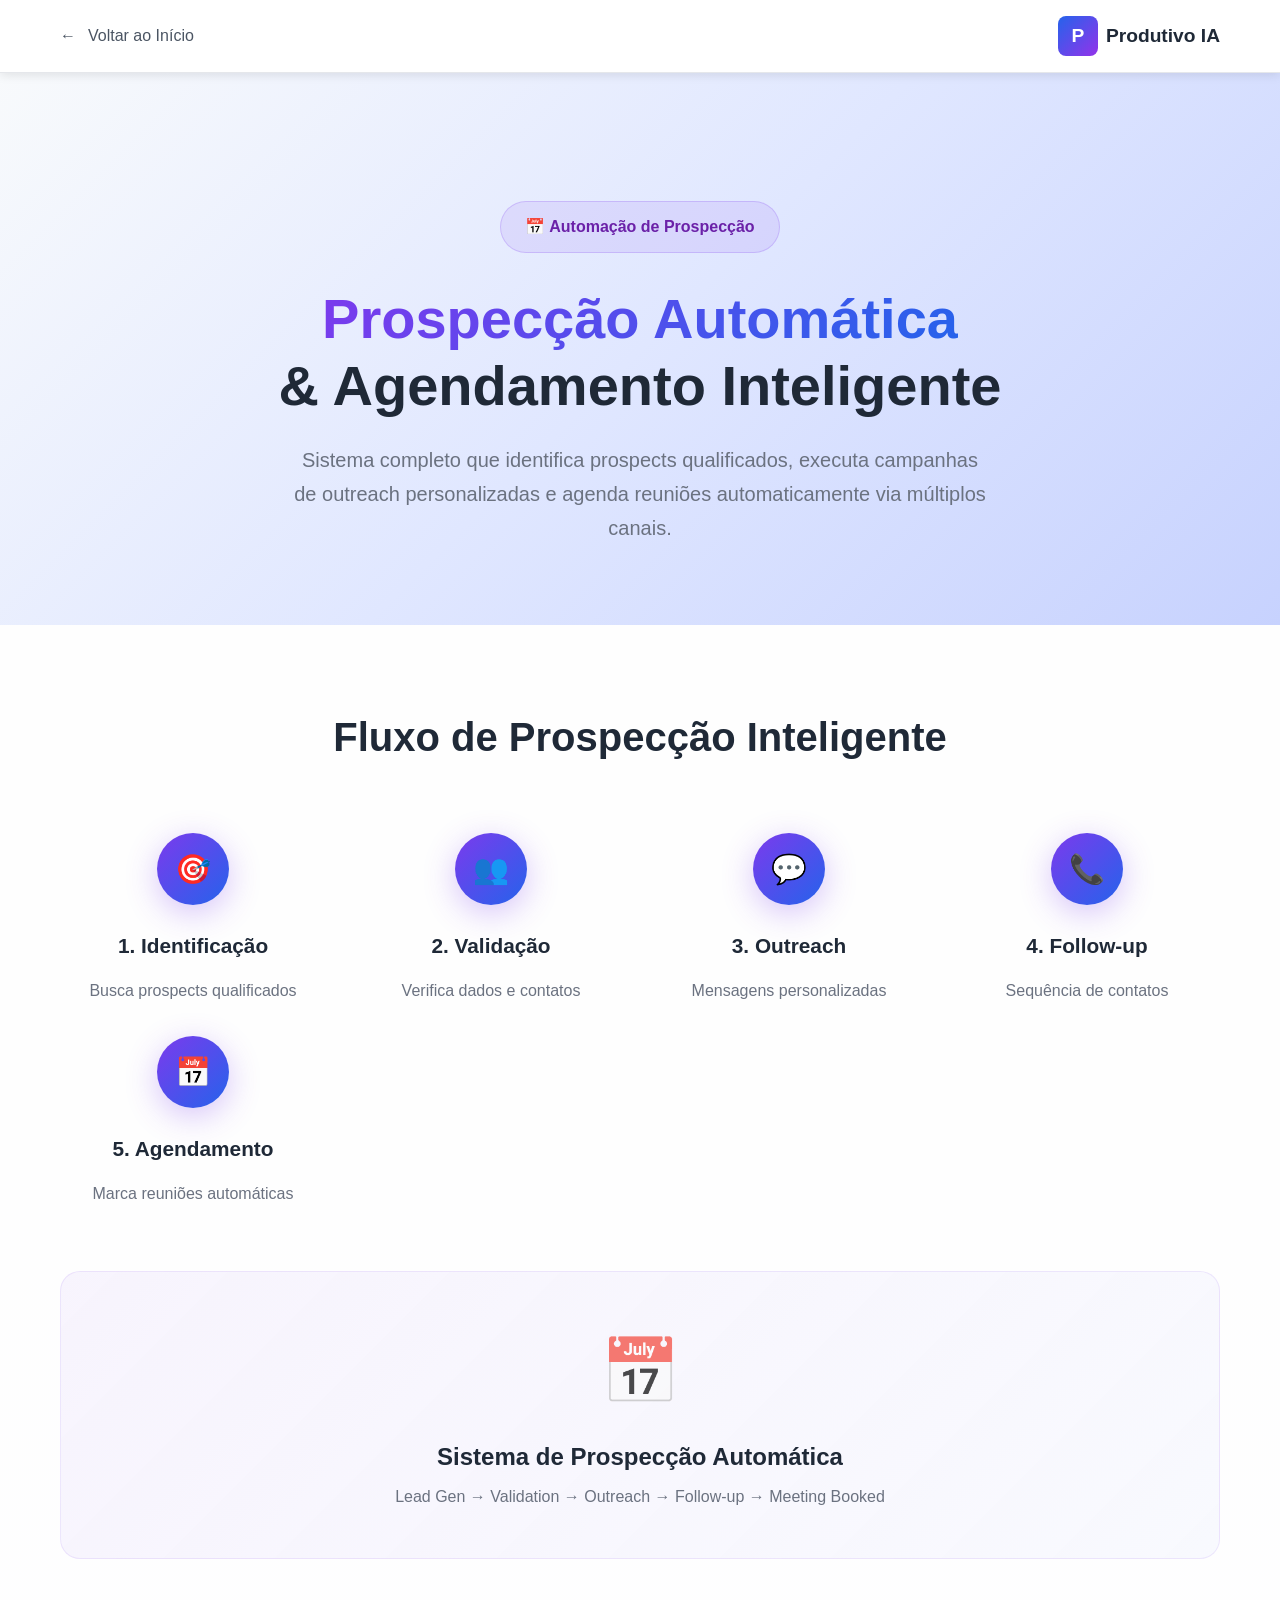
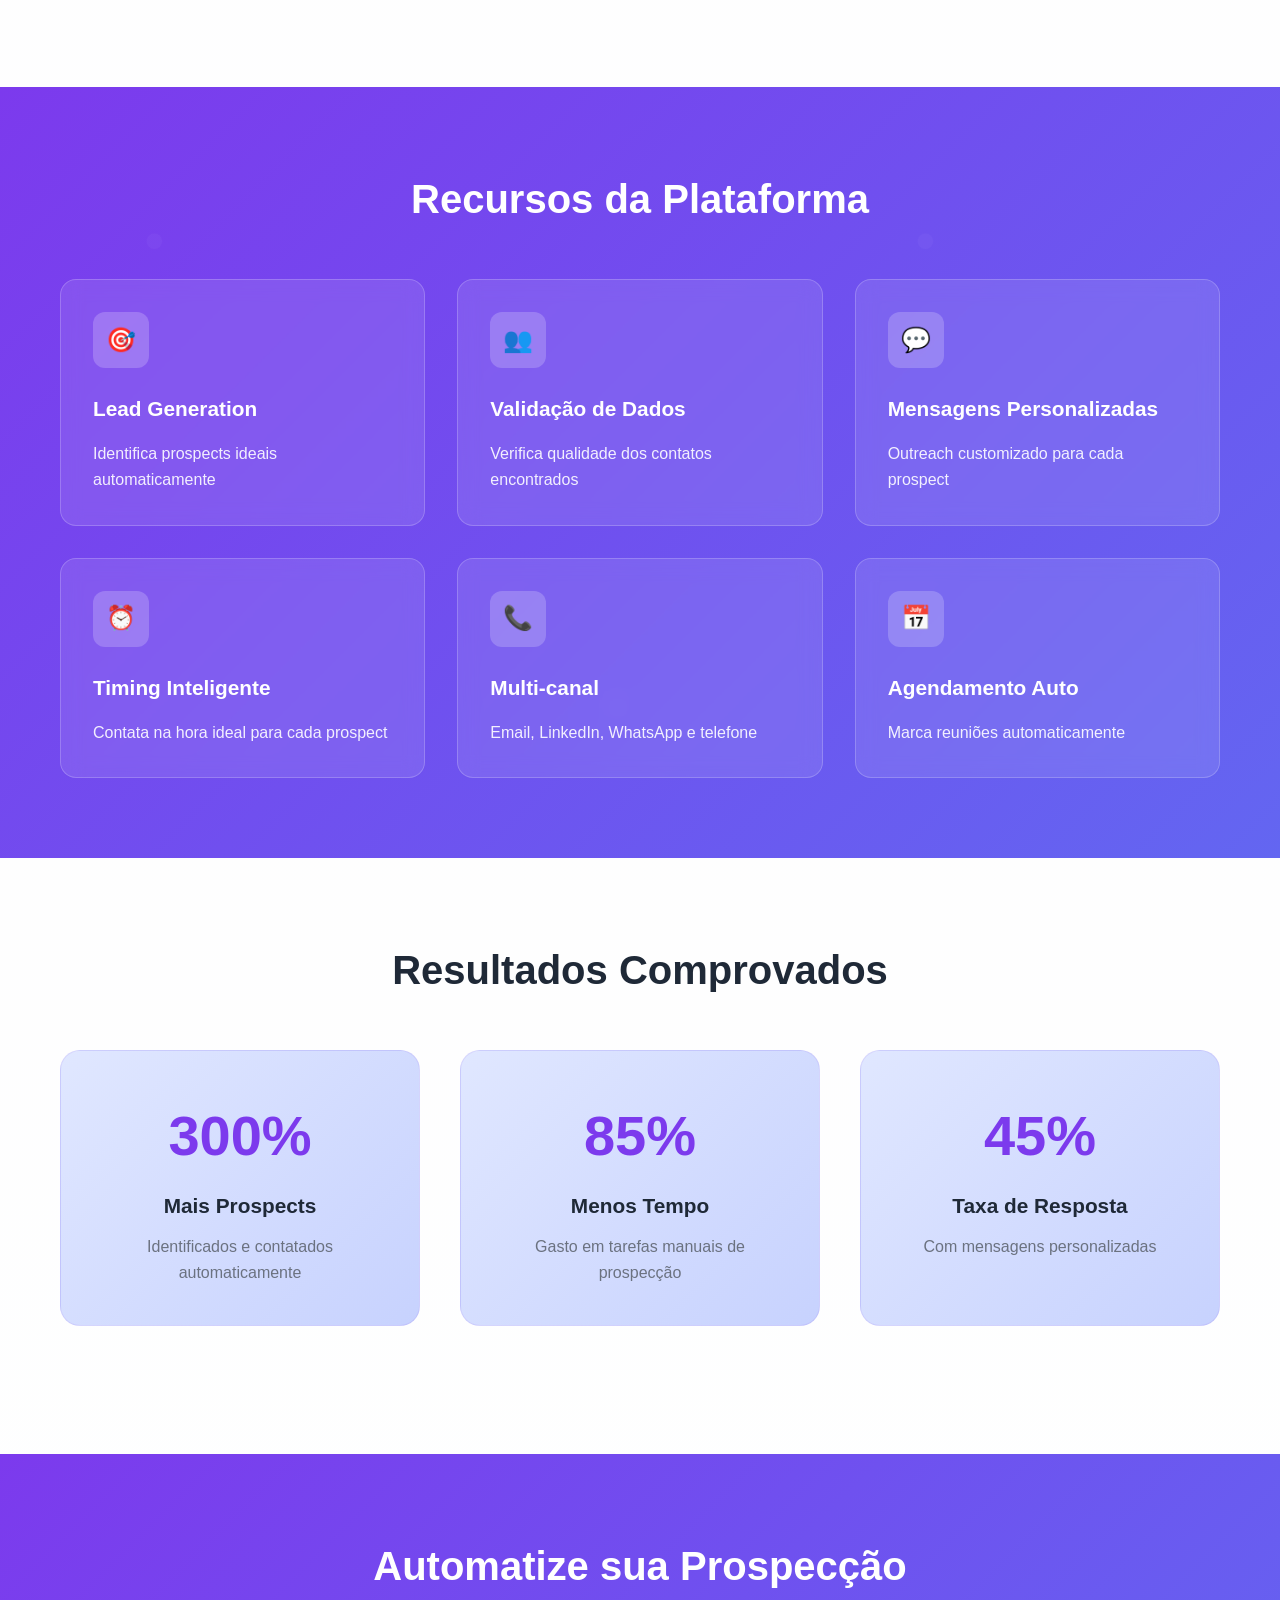
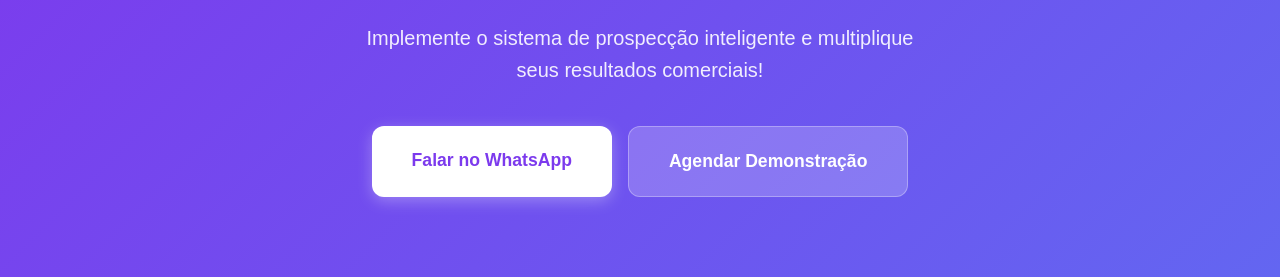
<file: projeto-prospeccao.html>
<!DOCTYPE html>
<html lang="pt-BR">
<head>
  <meta charset="UTF-8" />
  <meta name="viewport" content="width=device-width, initial-scale=1.0"/>
  <title>Prospecção Automática & Agendamento Inteligente | Produtivo IA</title>

  <!-- CSS externo -->
  <link rel="stylesheet" href="css/projeto-prospeccao.css">
</head>
<body>

  <!-- Navigation -->
  <nav class="project-nav">
    <div class="container nav-content">
      <a href="index.html#services" class="back-link">
        <span>←</span>
        <span>Voltar ao Início</span>
      </a>
      <div class="nav-brand">
        <div class="logo">P</div>
        <span class="brand-name">Produtivo IA</span>
      </div>
    </div>
  </nav>

  <!-- Hero -->
  <section class="project-hero">
    <div class="container hero-content">
      <div class="project-badge">📅 Automação de Prospecção</div>
      <h1 class="hero-title">
        <span class="gradient-text">Prospecção Automática</span><br />
        & Agendamento Inteligente
      </h1>
      <p class="hero-description">
        Sistema completo que identifica prospects qualificados, executa campanhas de outreach 
        personalizadas e agenda reuniões automaticamente via múltiplos canais.
      </p>
    </div>
  </section>

  <!-- Workflow -->
  <section class="workflow-section">
    <div class="container">
      <h2 class="section-title">Fluxo de Prospecção Inteligente</h2>
      <div class="prospect-steps">
        <div class="prospect-step">
          <div class="step-icon">🎯</div>
          <h3>1. Identificação</h3>
          <p>Busca prospects qualificados</p>
        </div>
        <div class="prospect-step">
          <div class="step-icon">👥</div>
          <h3>2. Validação</h3>
          <p>Verifica dados e contatos</p>
        </div>
        <div class="prospect-step">
          <div class="step-icon">💬</div>
          <h3>3. Outreach</h3>
          <p>Mensagens personalizadas</p>
        </div>
        <div class="prospect-step">
          <div class="step-icon">📞</div>
          <h3>4. Follow-up</h3>
          <p>Sequência de contatos</p>
        </div>
        <div class="prospect-step">
          <div class="step-icon">📅</div>
          <h3>5. Agendamento</h3>
          <p>Marca reuniões automáticas</p>
        </div>
      </div>

      <div class="workflow-visual">
        <div class="visual-content">
          <div class="visual-icon">📅</div>
          <p class="visual-title">Sistema de Prospecção Automática</p>
          <p class="visual-subtitle">Lead Gen → Validation → Outreach → Follow-up → Meeting Booked</p>
        </div>
      </div>
    </div>
  </section>

  <!-- Features -->
  <section class="features-section">
    <div class="container">
      <h2 class="section-title-white">Recursos da Plataforma</h2>
      <div class="features-grid">
        <div class="feature-card">
          <div class="feature-icon">🎯</div>
          <h3>Lead Generation</h3>
          <p>Identifica prospects ideais automaticamente</p>
        </div>
        <div class="feature-card">
          <div class="feature-icon">👥</div>
          <h3>Validação de Dados</h3>
          <p>Verifica qualidade dos contatos encontrados</p>
        </div>
        <div class="feature-card">
          <div class="feature-icon">💬</div>
          <h3>Mensagens Personalizadas</h3>
          <p>Outreach customizado para cada prospect</p>
        </div>
        <div class="feature-card">
          <div class="feature-icon">⏰</div>
          <h3>Timing Inteligente</h3>
          <p>Contata na hora ideal para cada prospect</p>
        </div>
        <div class="feature-card">
          <div class="feature-icon">📞</div>
          <h3>Multi-canal</h3>
          <p>Email, LinkedIn, WhatsApp e telefone</p>
        </div>
        <div class="feature-card">
          <div class="feature-icon">📅</div>
          <h3>Agendamento Auto</h3>
          <p>Marca reuniões automaticamente</p>
        </div>
      </div>
    </div>
  </section>

  <!-- Results -->
  <section class="results-section">
    <div class="container">
      <h2 class="section-title">Resultados Comprovados</h2>
      <div class="results-grid">
        <div class="result-card">
          <span class="result-number">300%</span>
          <h3 class="result-title">Mais Prospects</h3>
          <p>Identificados e contatados automaticamente</p>
        </div>
        <div class="result-card">
          <span class="result-number">85%</span>
          <h3 class="result-title">Menos Tempo</h3>
          <p>Gasto em tarefas manuais de prospecção</p>
        </div>
        <div class="result-card">
          <span class="result-number">45%</span>
          <h3 class="result-title">Taxa de Resposta</h3>
          <p>Com mensagens personalizadas</p>
        </div>
      </div>
    </div>
  </section>

  <!-- CTA -->
  <section class="cta-section">
    <div class="container cta-content">
      <h2>Automatize sua Prospecção</h2>
      <p>Implemente o sistema de prospecção inteligente e multiplique seus resultados comerciais!</p>
      <div class="cta-buttons">
        <a href="https://wa.me/5511999999999?text=Quero%20saber%20mais%20sobre%20prospecção%20automática"
          target="_blank" class="btn btn-whatsapp btn-large">
          Falar no WhatsApp
        </a>
        <a href="https://calendly.com/produtivoiacontato"
          target="_blank" class="btn btn-primary btn-large">
          Agendar Demonstração
        </a>
      </div>
    </div>
  </section>

  <!-- JavaScript -->
  <script src="js/projeto-prospeccao.js"></script>
</body>
</html>
</file>
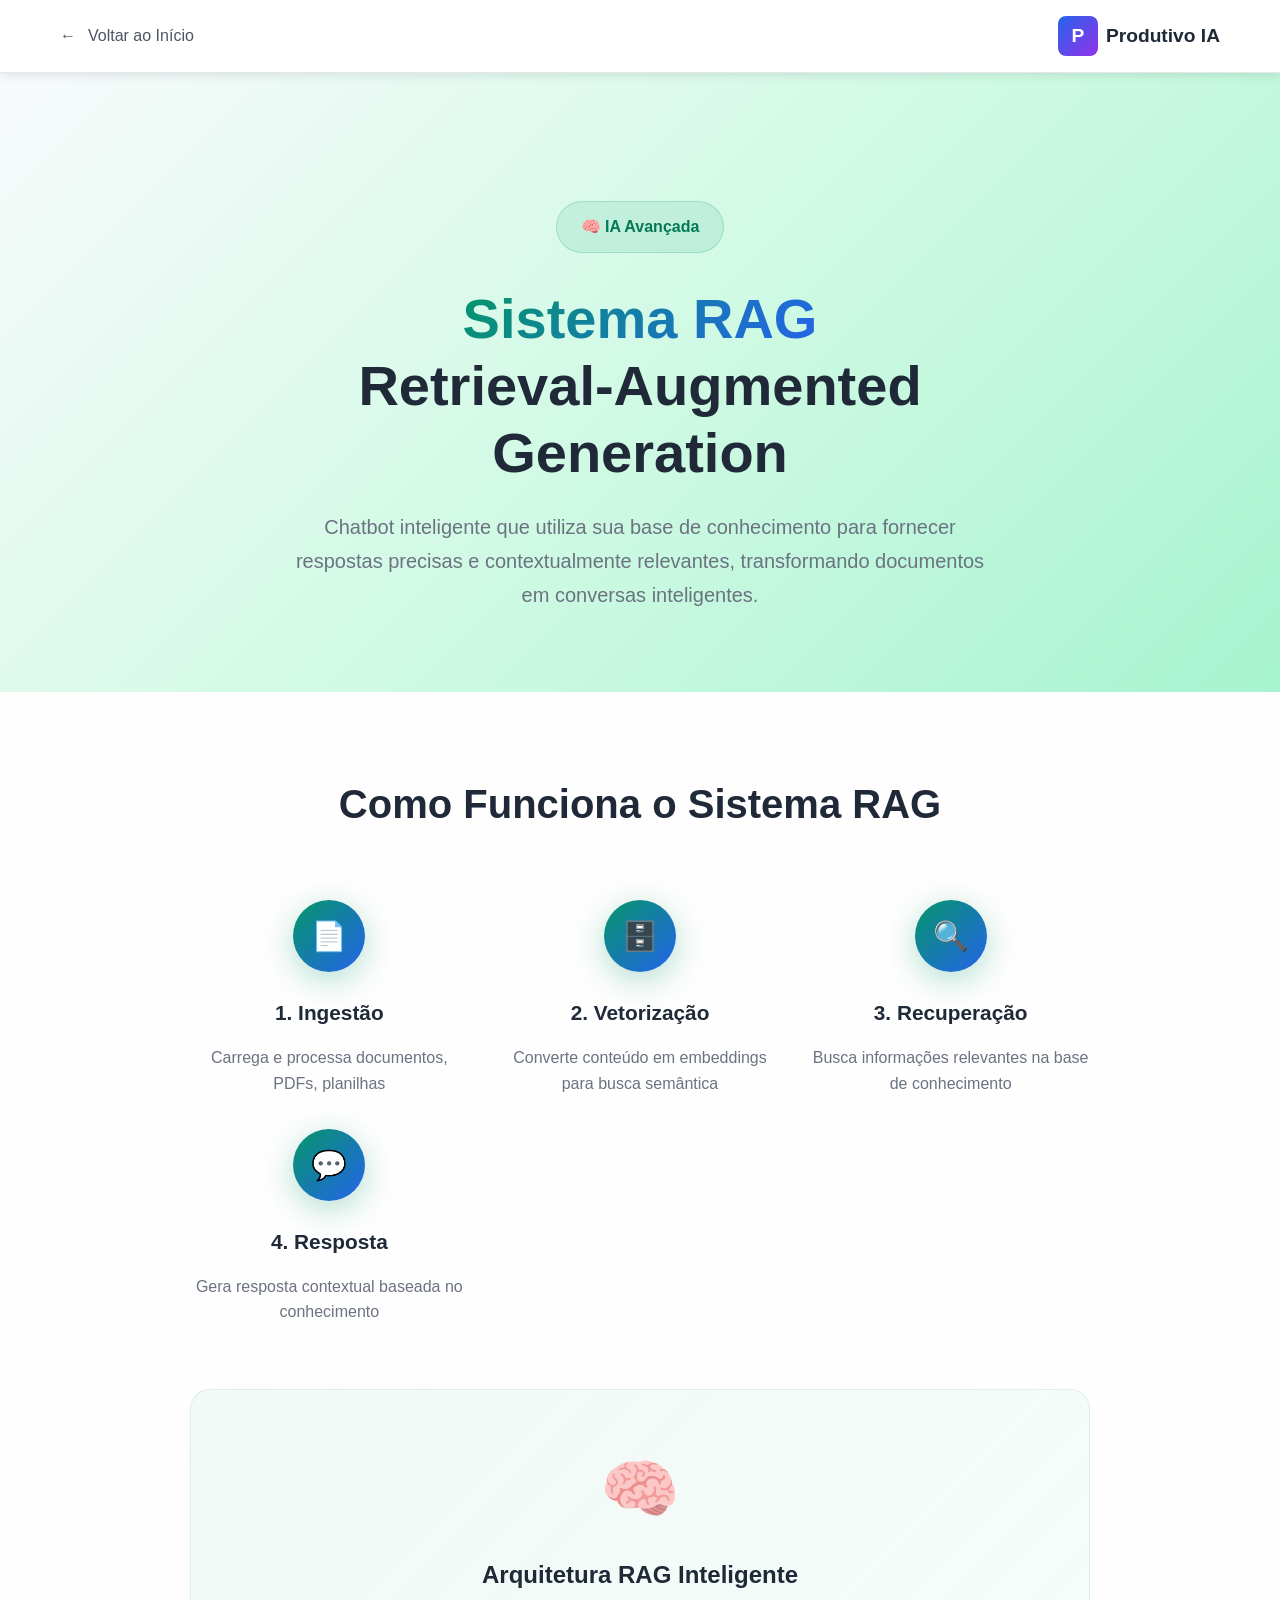
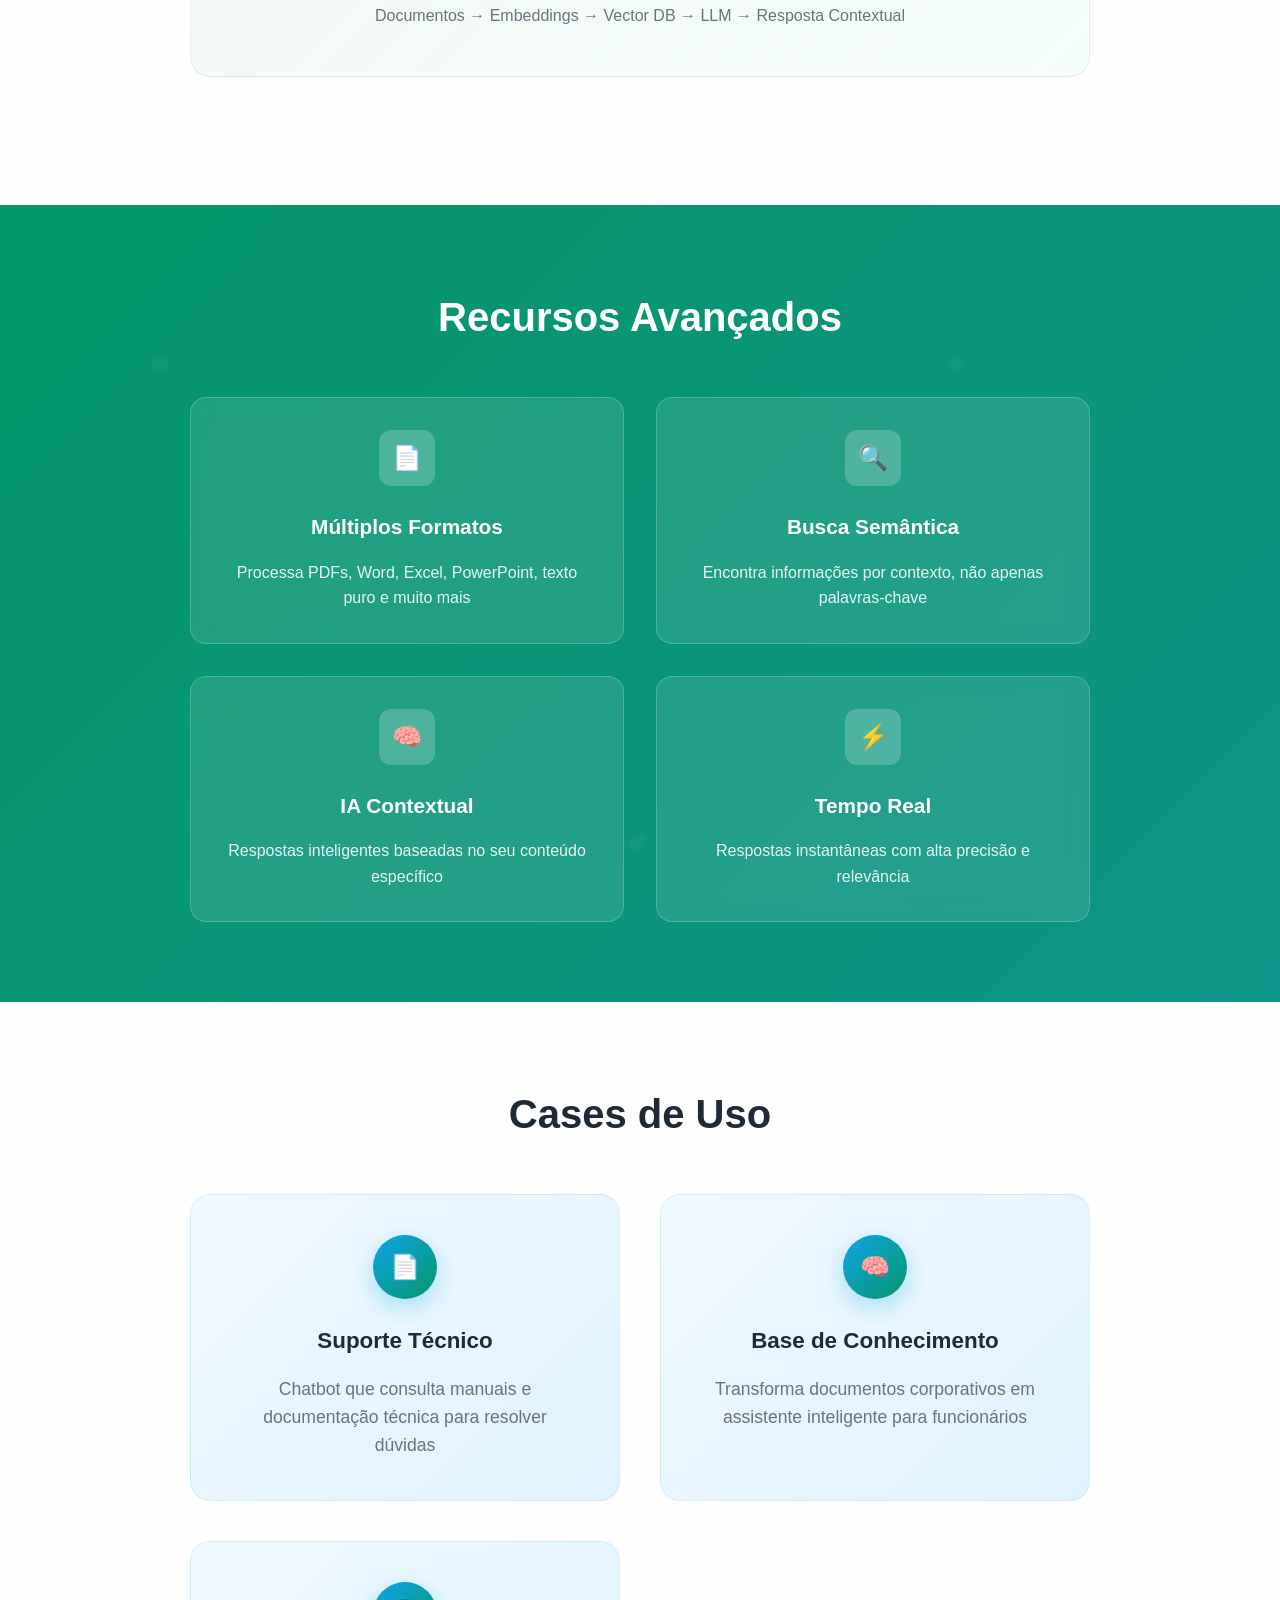
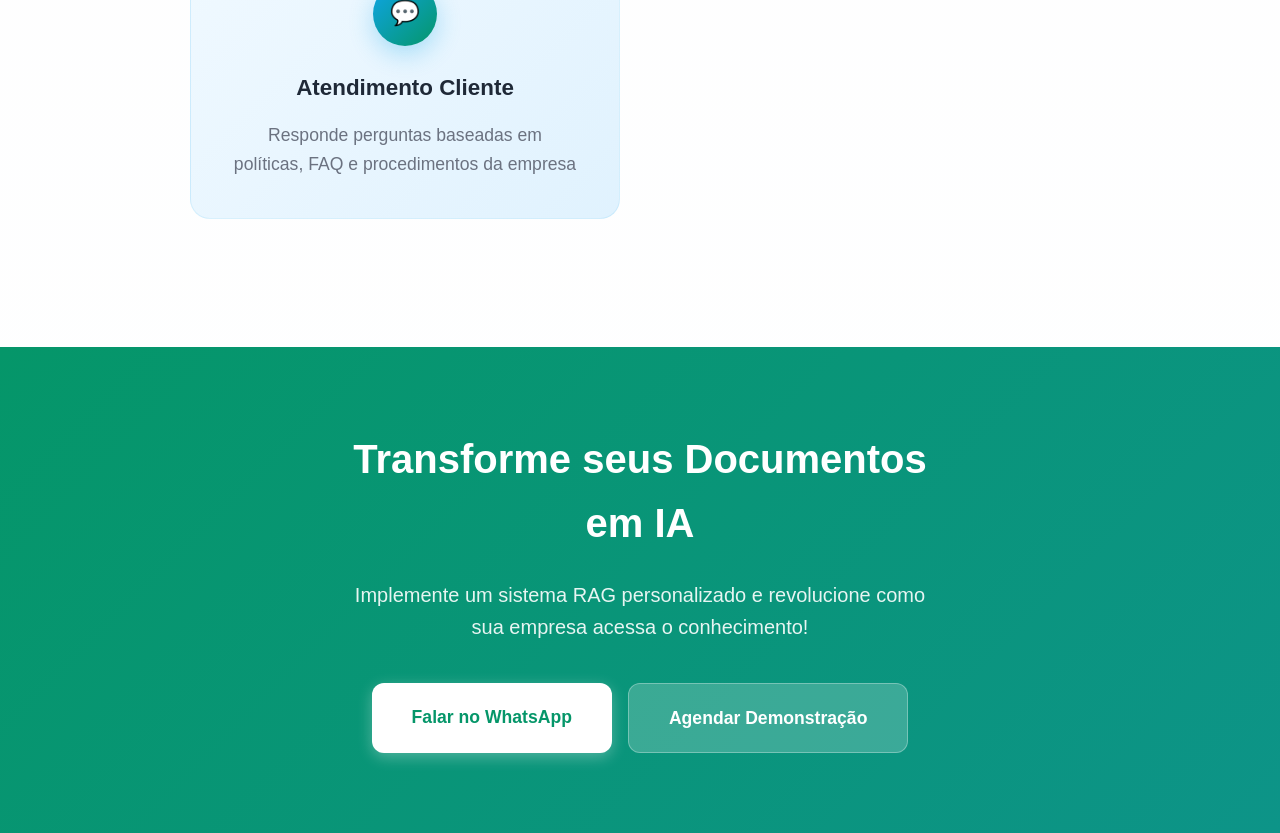
<file: projeto-rag.html>
<!DOCTYPE html>
<html lang="pt-BR">
<head>
    <meta charset="UTF-8">
    <meta name="viewport" content="width=device-width, initial-scale=1.0">
    <title>Sistema RAG - Retrieval-Augmented Generation | Produtivo IA</title>
    <link rel="stylesheet" href="./css/projeto-rag.css">
</head>
<body>
    <!-- Navigation -->
    <nav class="project-nav">
        <div class="container">
            <div class="nav-content">
                <a href="index.html#services" class="back-link">
                    <span>←</span>
                    <span>Voltar ao Início</span>
                </a>
                <div class="nav-brand">
                    <div class="logo">P</div>
                    <span class="brand-name">Produtivo IA</span>
                </div>
            </div>
        </div>
    </nav>

    <!-- Hero Section -->
    <section class="project-hero">
        <div class="container">
            <div class="hero-content">
                <div class="project-badge">
                    🧠 IA Avançada
                </div>
                <h1 class="hero-title">
                    <span class="gradient-text">Sistema RAG</span><br>
                    Retrieval-Augmented Generation
                </h1>
                <p class="hero-description">
                    Chatbot inteligente que utiliza sua base de conhecimento para fornecer respostas 
                    precisas e contextualmente relevantes, transformando documentos em conversas inteligentes.
                </p>
            </div>
        </div>
    </section>

    <!-- How it Works Section -->
    <section class="workflow-section">
        <div class="container">
            <div class="content-wrapper">
                <h2 class="section-title">Como Funciona o Sistema RAG</h2>
                
                <div class="rag-steps">
                    <div class="rag-step">
                        <div class="step-icon">📄</div>
                        <h3>1. Ingestão</h3>
                        <p>Carrega e processa documentos, PDFs, planilhas</p>
                    </div>
                    
                    <div class="rag-step">
                        <div class="step-icon">🗄️</div>
                        <h3>2. Vetorização</h3>
                        <p>Converte conteúdo em embeddings para busca semântica</p>
                    </div>
                    
                    <div class="rag-step">
                        <div class="step-icon">🔍</div>
                        <h3>3. Recuperação</h3>
                        <p>Busca informações relevantes na base de conhecimento</p>
                    </div>
                    
                    <div class="rag-step">
                        <div class="step-icon">💬</div>
                        <h3>4. Resposta</h3>
                        <p>Gera resposta contextual baseada no conhecimento</p>
                    </div>
                </div>

                <div class="workflow-visual">
                    <div class="visual-content">
                        <div class="visual-icon">🧠</div>
                        <p class="visual-title">Arquitetura RAG Inteligente</p>
                        <p class="visual-subtitle">Documentos → Embeddings → Vector DB → LLM → Resposta Contextual</p>
                    </div>
                </div>
            </div>
        </div>
    </section>

    <!-- Features Section -->
    <section class="features-section">
        <div class="container">
            <div class="content-wrapper">
                <h2 class="section-title-white">Recursos Avançados</h2>
                
                <div class="features-grid">
                    <div class="feature-card">
                        <div class="feature-icon">📄</div>
                        <h3>Múltiplos Formatos</h3>
                        <p>Processa PDFs, Word, Excel, PowerPoint, texto puro e muito mais</p>
                    </div>

                    <div class="feature-card">
                        <div class="feature-icon">🔍</div>
                        <h3>Busca Semântica</h3>
                        <p>Encontra informações por contexto, não apenas palavras-chave</p>
                    </div>

                    <div class="feature-card">
                        <div class="feature-icon">🧠</div>
                        <h3>IA Contextual</h3>
                        <p>Respostas inteligentes baseadas no seu conteúdo específico</p>
                    </div>

                    <div class="feature-card">
                        <div class="feature-icon">⚡</div>
                        <h3>Tempo Real</h3>
                        <p>Respostas instantâneas com alta precisão e relevância</p>
                    </div>
                </div>
            </div>
        </div>
    </section>

    <!-- Use Cases Section -->
    <section class="use-cases-section">
        <div class="container">
            <div class="content-wrapper">
                <h2 class="section-title">Cases de Uso</h2>
                
                <div class="use-cases-grid">
                    <div class="use-case">
                        <div class="case-icon">📄</div>
                        <h3>Suporte Técnico</h3>
                        <p>Chatbot que consulta manuais e documentação técnica para resolver dúvidas</p>
                    </div>

                    <div class="use-case">
                        <div class="case-icon">🧠</div>
                        <h3>Base de Conhecimento</h3>
                        <p>Transforma documentos corporativos em assistente inteligente para funcionários</p>
                    </div>

                    <div class="use-case">
                        <div class="case-icon">💬</div>
                        <h3>Atendimento Cliente</h3>
                        <p>Responde perguntas baseadas em políticas, FAQ e procedimentos da empresa</p>
                    </div>
                </div>
            </div>
        </div>
    </section>

    <!-- CTA Section -->
    <section class="cta-section">
        <div class="container">
            <div class="cta-content">
                <h2>Transforme seus Documentos em IA</h2>
                <p>Implemente um sistema RAG personalizado e revolucione como sua empresa acessa o conhecimento!</p>
                <div class="cta-buttons">
                    <a href="https://wa.me/5532999966080?text=Quero%20saber%20mais%20sobre%20o%20sistema%20RAG" 
                       target="_blank" class="btn btn-whatsapp btn-large">
                        Falar no WhatsApp
                    </a>
                    <a href="https://calendly.com/produtivoiacontato" target="_blank" class="btn btn-primary btn-large">
                        Agendar Demonstração
                    </a>
                </div>
            </div>
        </div>
    </section>

    <script src="./js/projeto-rag-js"></script>
</body>
</html>
</file>
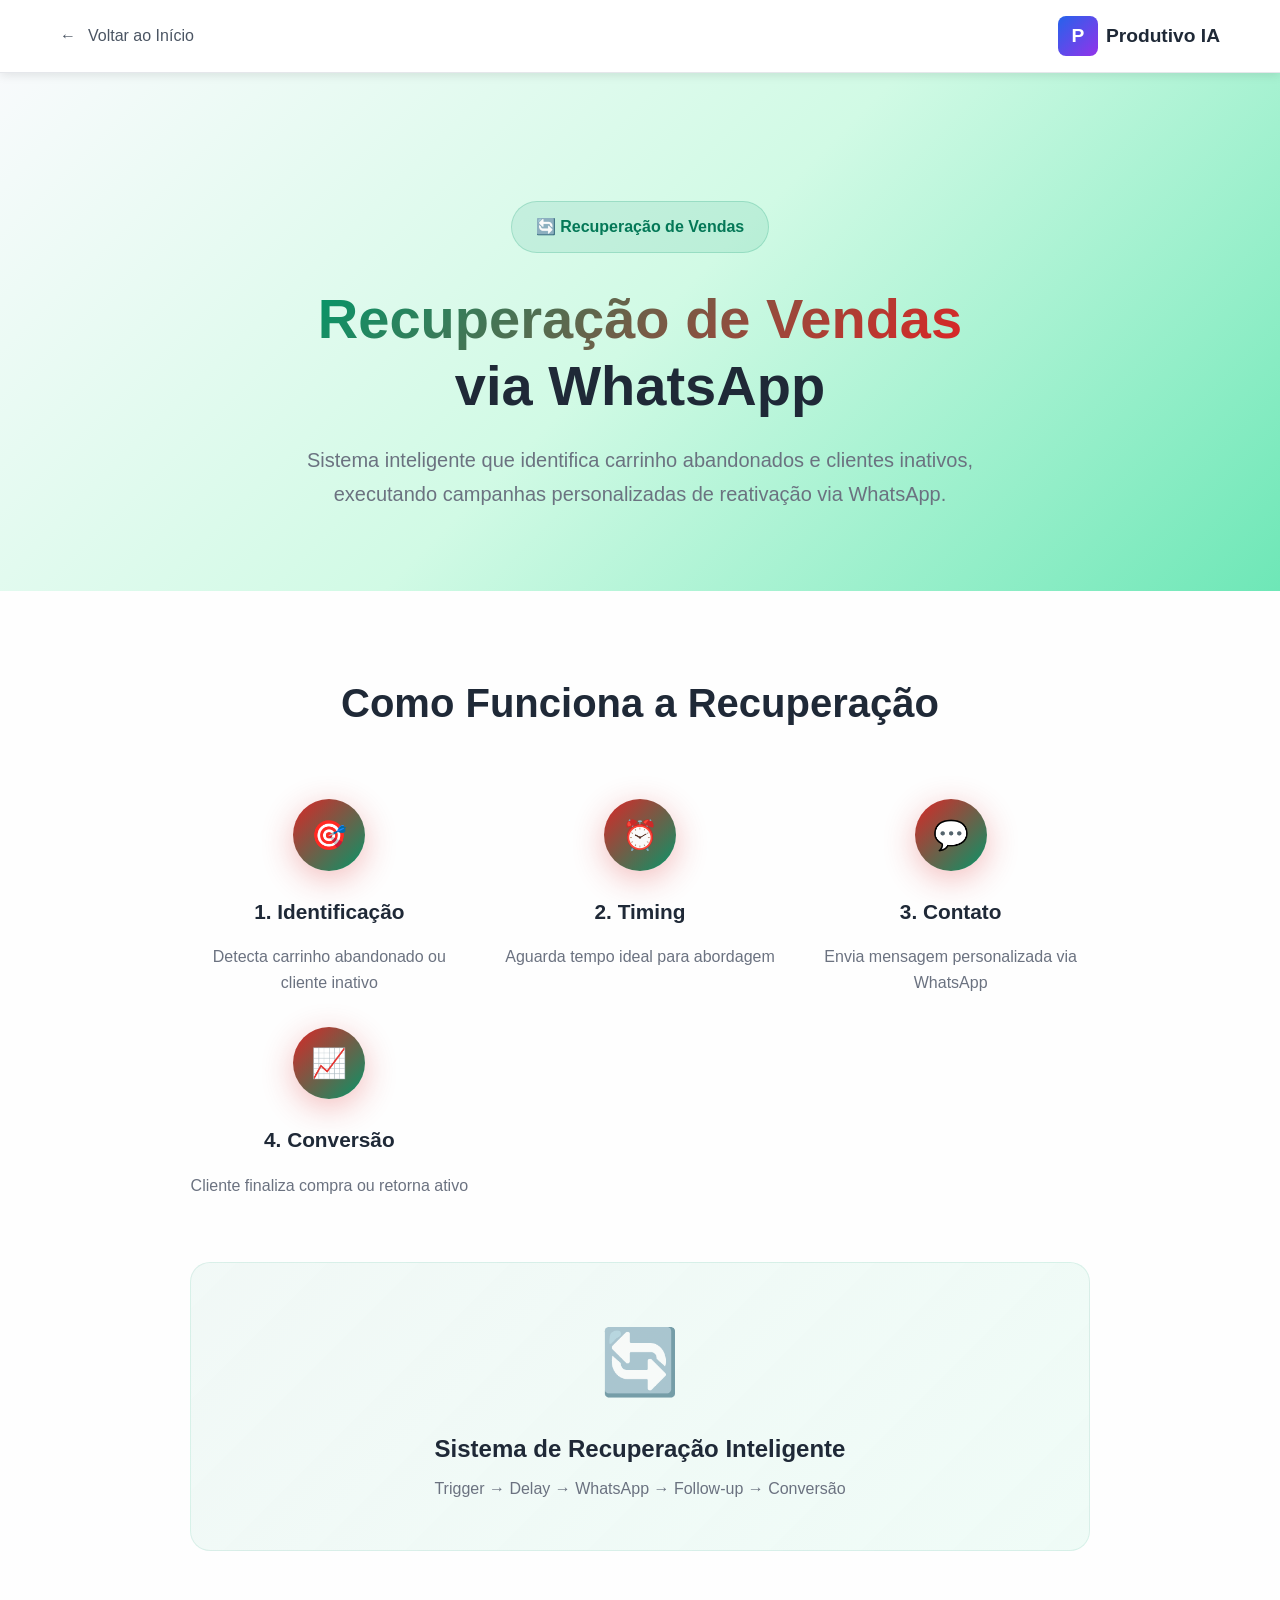
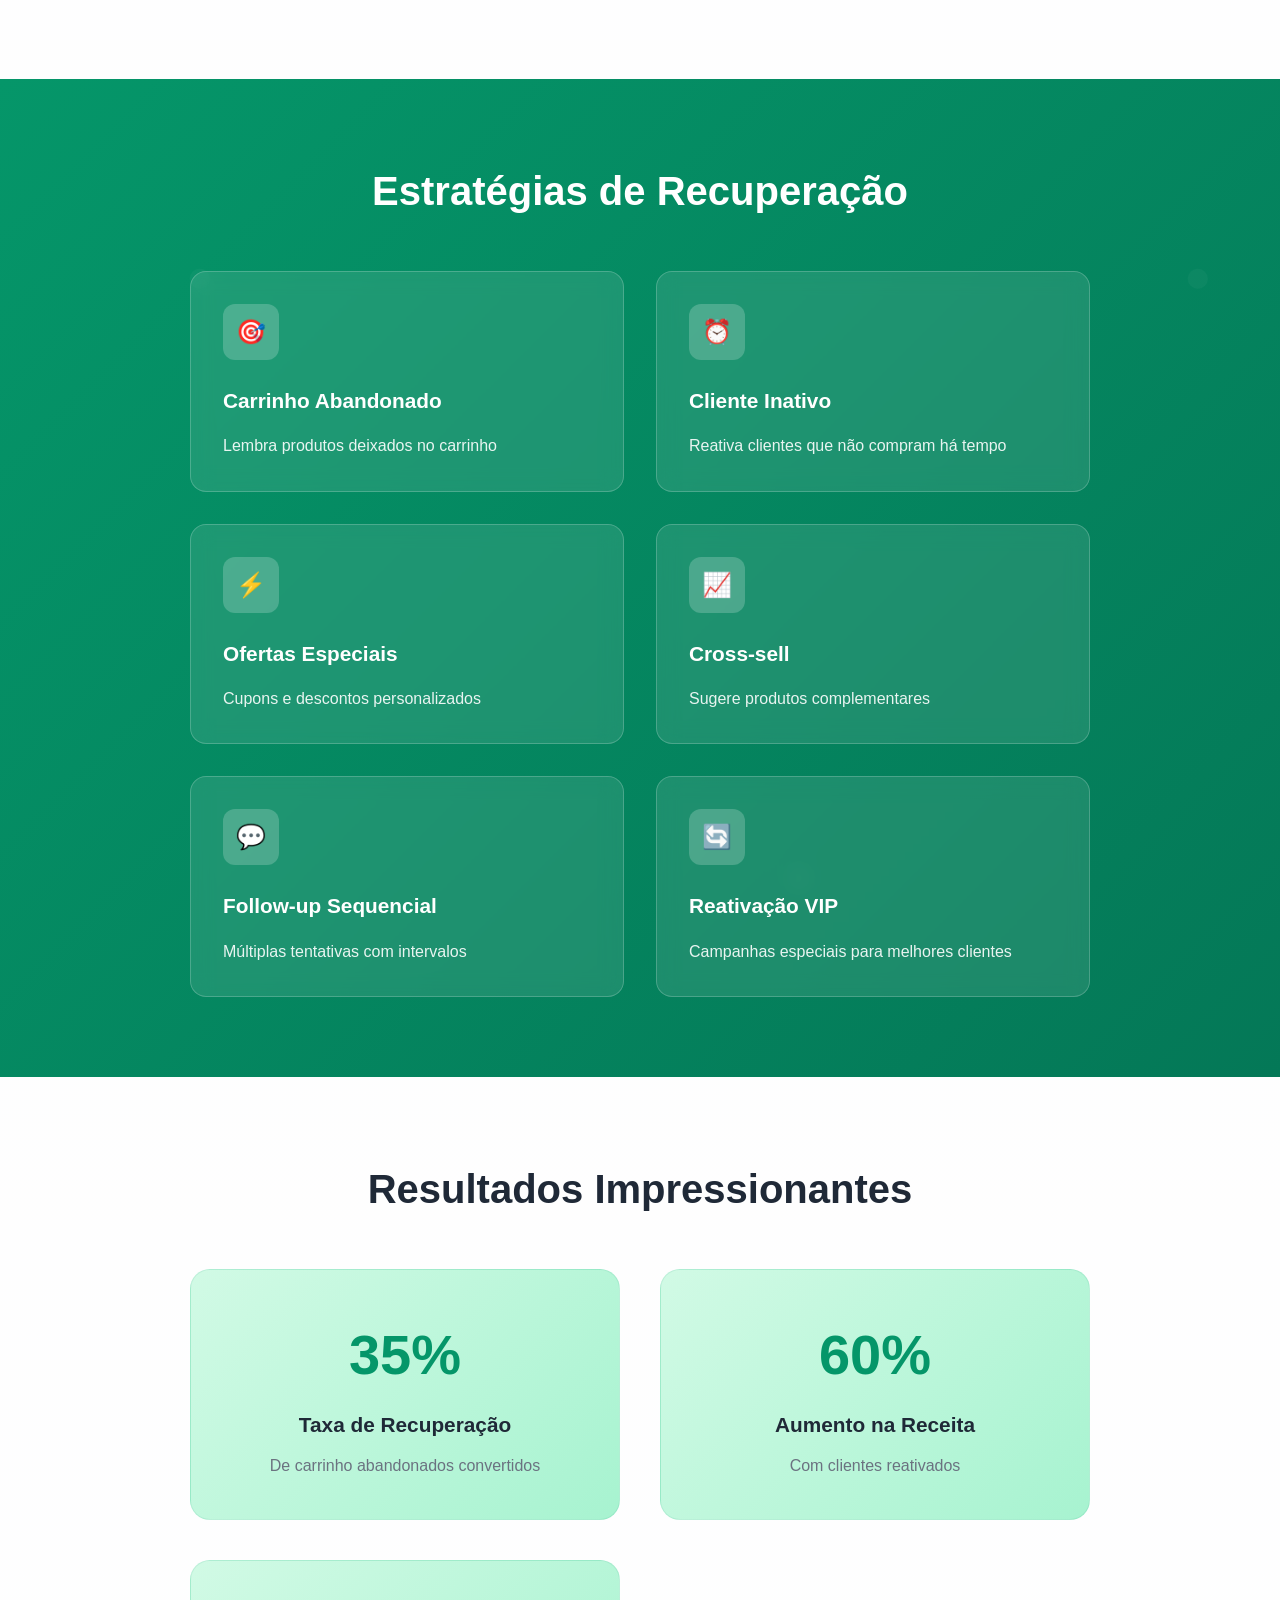
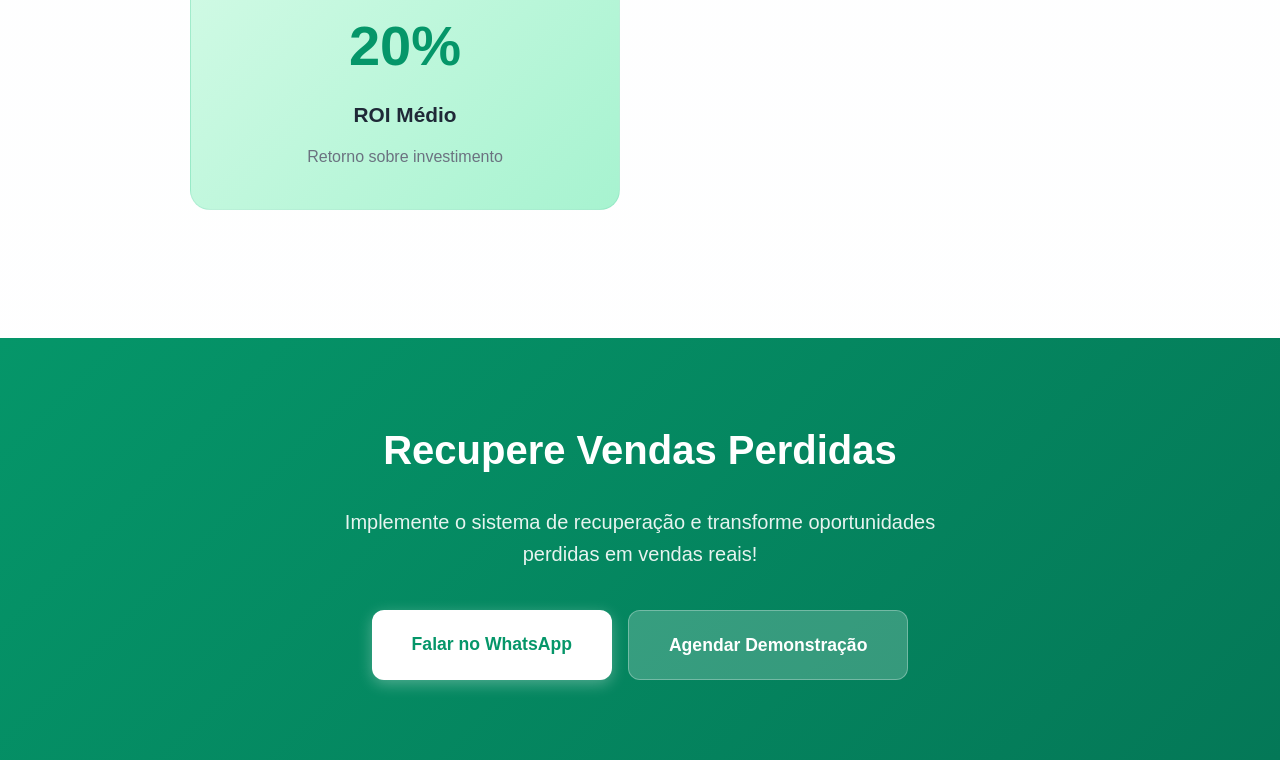
<file: projeto-recuperacao-vendas.html>
<!DOCTYPE html>
<html lang="pt-BR">
<head>
    <meta charset="UTF-8">
    <meta name="viewport" content="width=device-width, initial-scale=1.0">
    <title>Recuperação de Vendas via WhatsApp | Produtivo IA</title>
    <link rel="stylesheet" href="./css/projeto-recuperacao-vendas.css">
</head>
<body>
    <!-- Navigation -->
    <nav class="project-nav">
        <div class="container">
            <div class="nav-content">
                <a href="index.html#services" class="back-link">
                    <span>←</span>
                    <span>Voltar ao Início</span>
                </a>
                <div class="nav-brand">
                    <div class="logo">P</div>
                    <span class="brand-name">Produtivo IA</span>
                </div>
            </div>
        </div>
    </nav>

    <!-- Hero Section -->
    <section class="project-hero">
        <div class="container">
            <div class="hero-content">
                <div class="project-badge">
                    🔄 Recuperação de Vendas
                </div>
                <h1 class="hero-title">
                    <span class="gradient-text">Recuperação de Vendas</span><br>
                    via WhatsApp
                </h1>
                <p class="hero-description">
                    Sistema inteligente que identifica carrinho abandonados e clientes inativos, 
                    executando campanhas personalizadas de reativação via WhatsApp.
                </p>
            </div>
        </div>
    </section>

    <!-- Process Steps Section -->
    <section class="workflow-section">
        <div class="container">
            <div class="content-wrapper">
                <h2 class="section-title">Como Funciona a Recuperação</h2>
                
                <div class="recovery-steps">
                    <div class="recovery-step">
                        <div class="step-icon">🎯</div>
                        <h3>1. Identificação</h3>
                        <p>Detecta carrinho abandonado ou cliente inativo</p>
                    </div>
                    
                    <div class="recovery-step">
                        <div class="step-icon">⏰</div>
                        <h3>2. Timing</h3>
                        <p>Aguarda tempo ideal para abordagem</p>
                    </div>
                    
                    <div class="recovery-step">
                        <div class="step-icon">💬</div>
                        <h3>3. Contato</h3>
                        <p>Envia mensagem personalizada via WhatsApp</p>
                    </div>
                    
                    <div class="recovery-step">
                        <div class="step-icon">📈</div>
                        <h3>4. Conversão</h3>
                        <p>Cliente finaliza compra ou retorna ativo</p>
                    </div>
                </div>

                <div class="workflow-visual">
                    <div class="visual-content">
                        <div class="visual-icon">🔄</div>
                        <p class="visual-title">Sistema de Recuperação Inteligente</p>
                        <p class="visual-subtitle">Trigger → Delay → WhatsApp → Follow-up → Conversão</p>
                    </div>
                </div>
            </div>
        </div>
    </section>

    <!-- Strategies Section -->
    <section class="strategies-section">
        <div class="container">
            <div class="content-wrapper">
                <h2 class="section-title-white">Estratégias de Recuperação</h2>
                
                <div class="strategy-grid">
                    <div class="strategy-card">
                        <div class="strategy-icon">🎯</div>
                        <h3>Carrinho Abandonado</h3>
                        <p>Lembra produtos deixados no carrinho</p>
                    </div>

                    <div class="strategy-card">
                        <div class="strategy-icon">⏰</div>
                        <h3>Cliente Inativo</h3>
                        <p>Reativa clientes que não compram há tempo</p>
                    </div>

                    <div class="strategy-card">
                        <div class="strategy-icon">⚡</div>
                        <h3>Ofertas Especiais</h3>
                        <p>Cupons e descontos personalizados</p>
                    </div>

                    <div class="strategy-card">
                        <div class="strategy-icon">📈</div>
                        <h3>Cross-sell</h3>
                        <p>Sugere produtos complementares</p>
                    </div>

                    <div class="strategy-card">
                        <div class="strategy-icon">💬</div>
                        <h3>Follow-up Sequencial</h3>
                        <p>Múltiplas tentativas com intervalos</p>
                    </div>

                    <div class="strategy-card">
                        <div class="strategy-icon">🔄</div>
                        <h3>Reativação VIP</h3>
                        <p>Campanhas especiais para melhores clientes</p>
                    </div>
                </div>
            </div>
        </div>
    </section>

    <!-- Results Section -->
    <section class="results-section">
        <div class="container">
            <div class="content-wrapper">
                <h2 class="section-title">Resultados Impressionantes</h2>
                
                <div class="results-grid">
                    <div class="result-card">
                        <div class="result-number">35%</div>
                        <div class="result-title">Taxa de Recuperação</div>
                        <p>De carrinho abandonados convertidos</p>
                    </div>

                    <div class="result-card">
                        <div class="result-number">60%</div>
                        <div class="result-title">Aumento na Receita</div>
                        <p>Com clientes reativados</p>
                    </div>

                    <div class="result-card">
                        <div class="result-number">20%</div>
                        <div class="result-title">ROI Médio</div>
                        <p>Retorno sobre investimento</p>
                    </div>
                </div>
            </div>
        </div>
    </section>

    <!-- CTA Section -->
    <section class="cta-section">
        <div class="container">
            <div class="cta-content">
                <h2>Recupere Vendas Perdidas</h2>
                <p>Implemente o sistema de recuperação e transforme oportunidades perdidas em vendas reais!</p>
                <div class="cta-buttons">
                    <a href="https://wa.me/5532999966080?text=Quero%20saber%20mais%20sobre%20recuperação%20de%20vendas" 
                       target="_blank" class="btn btn-whatsapp btn-large">
                        Falar no WhatsApp
                    </a>
                    <a href="https://calendly.com/produtivoiacontato" target="_blank" class="btn btn-primary btn-large">
                        Agendar Demonstração
                    </a>
                </div>
            </div>
        </div>
    </section>

    <script src="./js/projeto-recuperacao-vendas.js"></script>
</body>
</html>
</file>
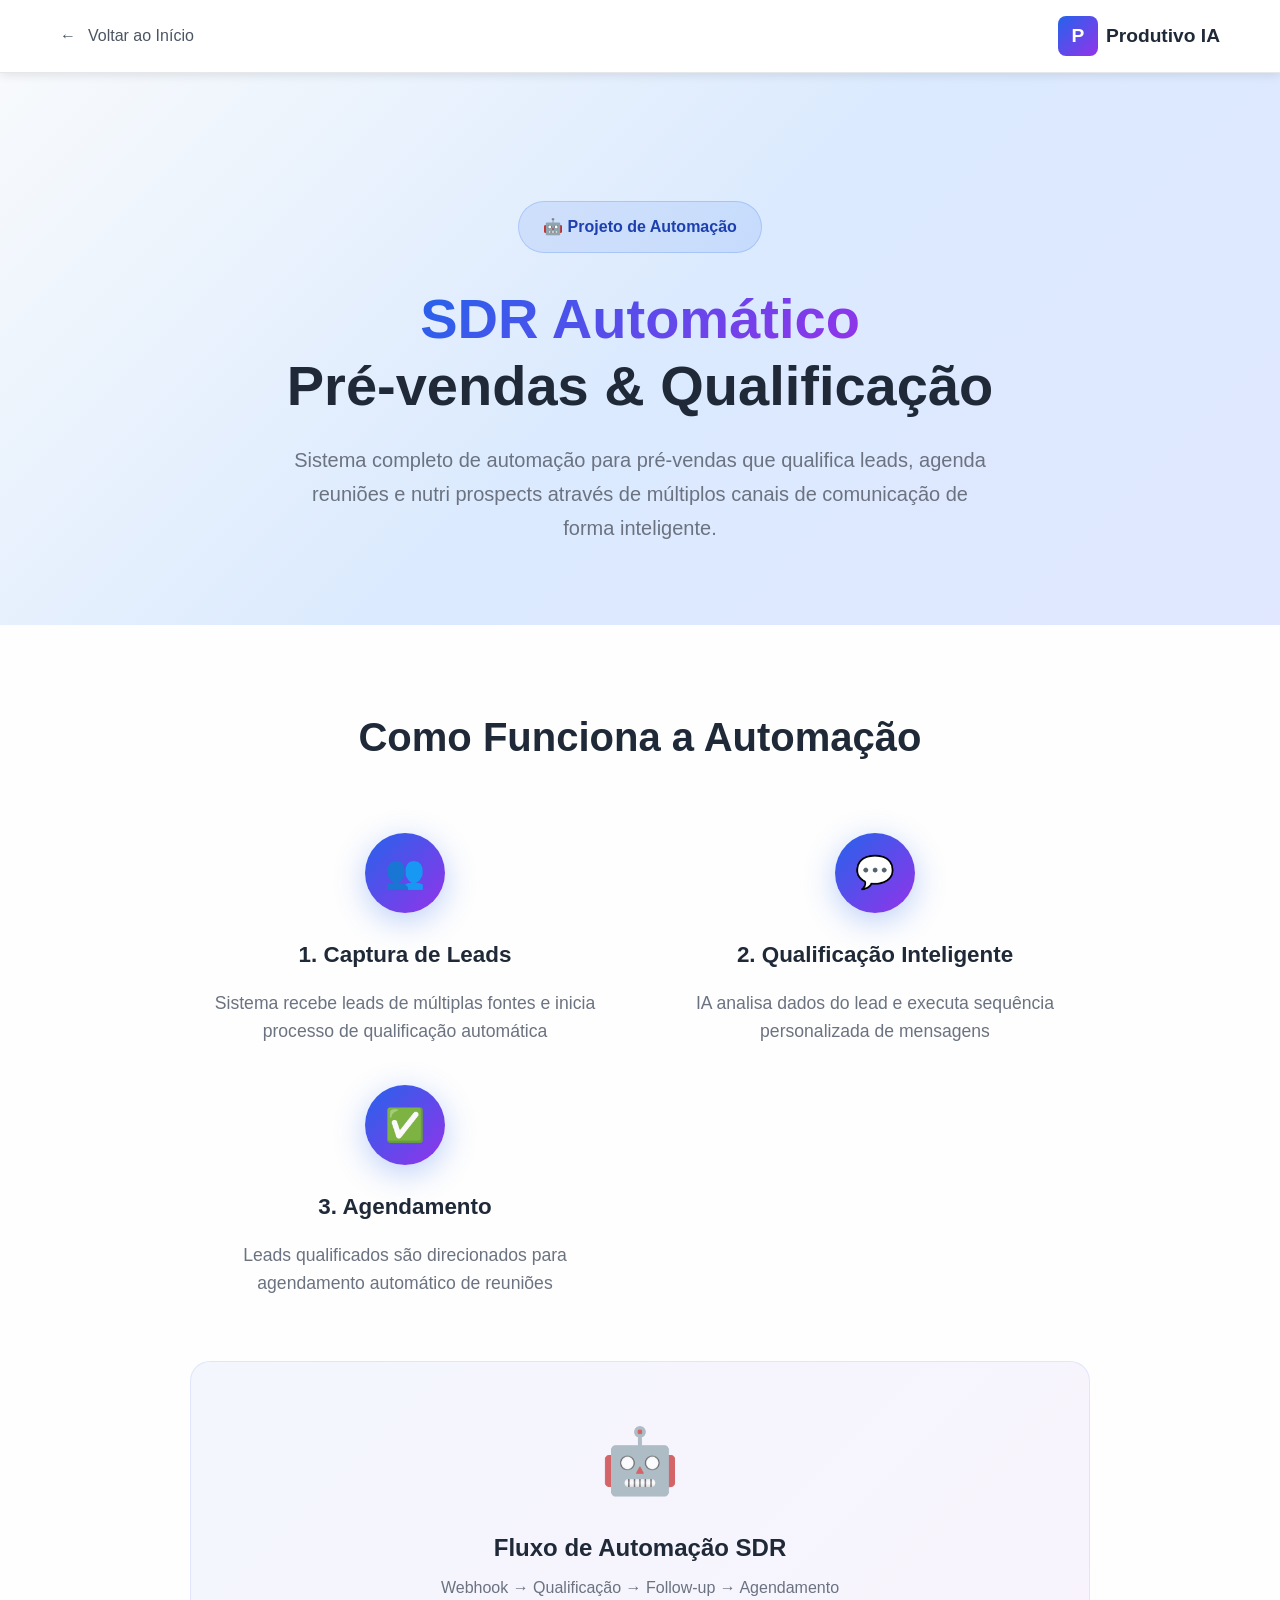
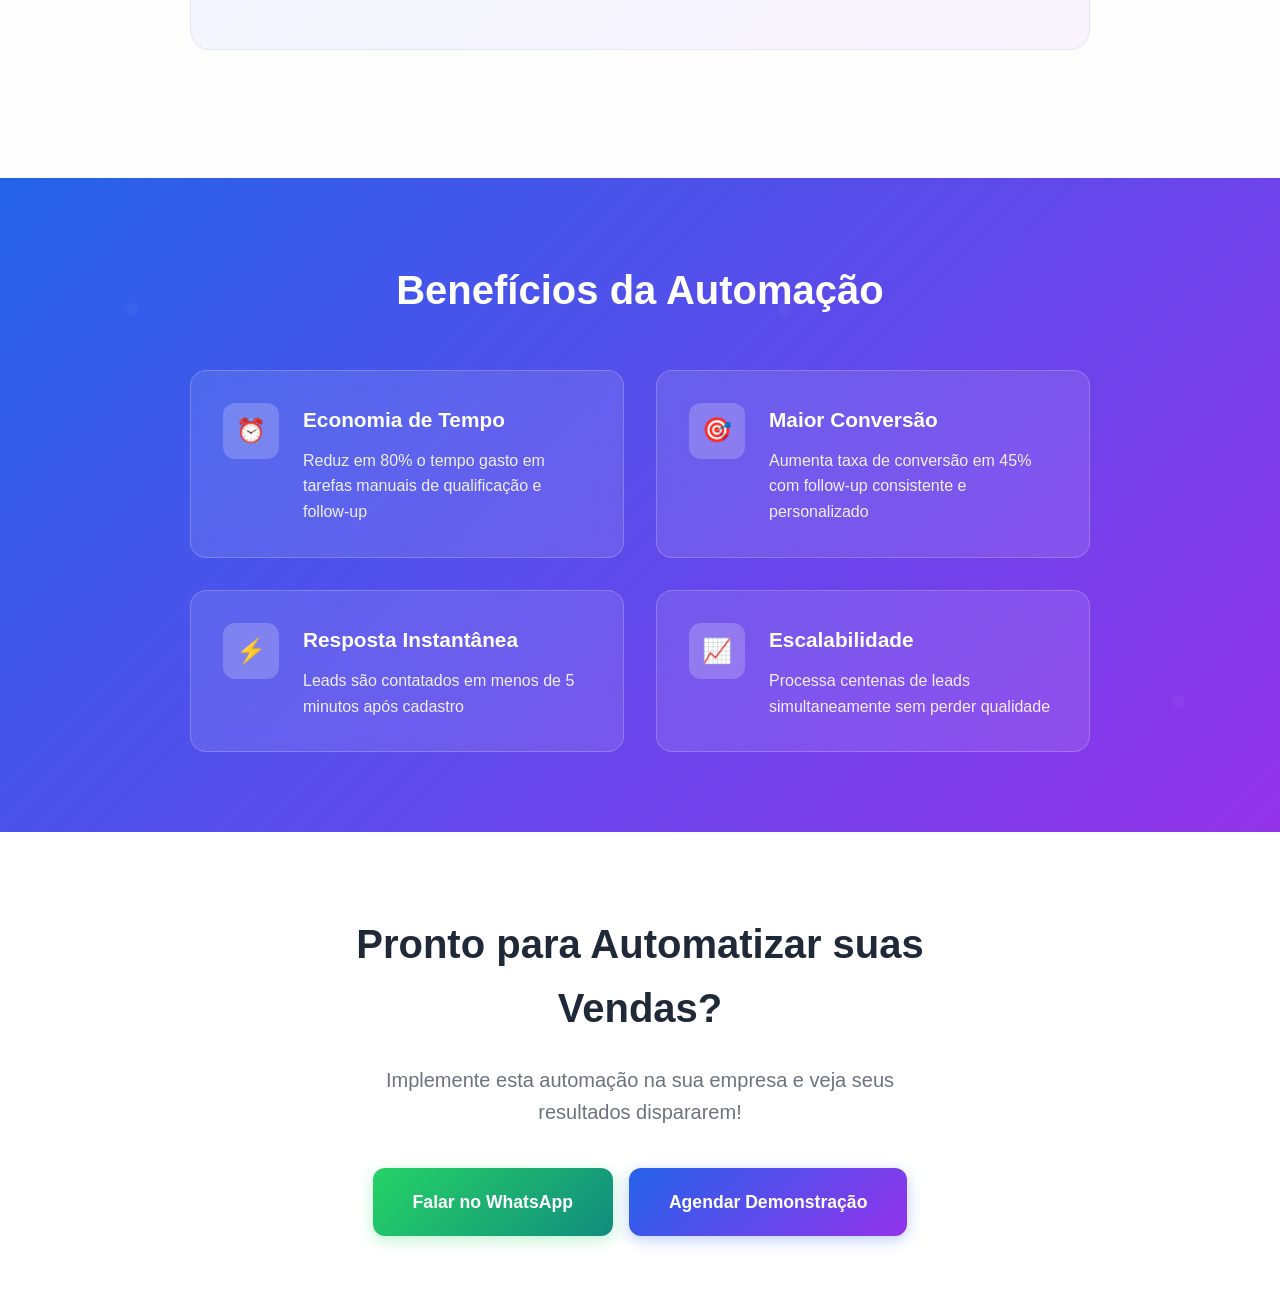
<file: projeto-sdr.html>
<!DOCTYPE html>
<html lang="pt-BR">
<head>
    <meta charset="UTF-8">
    <meta name="viewport" content="width=device-width, initial-scale=1.0">
    <title>SDR Automático - Pré-vendas & Qualificação | Produtivo IA</title>
    <link rel="stylesheet" href="./css/projeto-sdr.css">
</head>
<body>
    <!-- Navigation -->
    <nav class="project-nav">
        <div class="container">
            <div class="nav-content">
                <a href="index.html#services" class="back-link">
                    <span>←</span>
                    <span>Voltar ao Início</span>
                </a>
                <div class="nav-brand">
                    <div class="logo">P</div>
                    <span class="brand-name">Produtivo IA</span>
                </div>
            </div>
        </div>
    </nav>

    <!-- Hero Section -->
    <section class="project-hero">
        <div class="container">
            <div class="hero-content">
                <div class="project-badge">
                    🤖 Projeto de Automação
                </div>
                <h1 class="hero-title">
                    <span class="gradient-text">SDR Automático</span><br>
                    Pré-vendas & Qualificação
                </h1>
                <p class="hero-description">
                    Sistema completo de automação para pré-vendas que qualifica leads, agenda reuniões e 
                    nutri prospects através de múltiplos canais de comunicação de forma inteligente.
                </p>
            </div>
        </div>
    </section>

    <!-- Workflow Section -->
    <section class="workflow-section">
        <div class="container">
            <div class="content-wrapper">
                <h2 class="section-title">Como Funciona a Automação</h2>
                
                <div class="workflow-steps">
                    <div class="workflow-step">
                        <div class="step-icon">👥</div>
                        <h3>1. Captura de Leads</h3>
                        <p>Sistema recebe leads de múltiplas fontes e inicia processo de qualificação automática</p>
                    </div>
                    
                    <div class="workflow-step">
                        <div class="step-icon">💬</div>
                        <h3>2. Qualificação Inteligente</h3>
                        <p>IA analisa dados do lead e executa sequência personalizada de mensagens</p>
                    </div>
                    
                    <div class="workflow-step">
                        <div class="step-icon">✅</div>
                        <h3>3. Agendamento</h3>
                        <p>Leads qualificados são direcionados para agendamento automático de reuniões</p>
                    </div>
                </div>

                <div class="workflow-visual">
                    <div class="visual-content">
                        <div class="visual-icon">🤖</div>
                        <p class="visual-title">Fluxo de Automação SDR</p>
                        <p class="visual-subtitle">Webhook → Qualificação → Follow-up → Agendamento</p>
                    </div>
                </div>
            </div>
        </div>
    </section>

    <!-- Benefits Section -->
    <section class="benefits-section">
        <div class="container">
            <div class="content-wrapper">
                <h2 class="section-title-white">Benefícios da Automação</h2>
                
                <div class="benefits-grid">
                    <div class="benefit-card">
                        <div class="benefit-icon">⏰</div>
                        <div class="benefit-content">
                            <h3>Economia de Tempo</h3>
                            <p>Reduz em 80% o tempo gasto em tarefas manuais de qualificação e follow-up</p>
                        </div>
                    </div>

                    <div class="benefit-card">
                        <div class="benefit-icon">🎯</div>
                        <div class="benefit-content">
                            <h3>Maior Conversão</h3>
                            <p>Aumenta taxa de conversão em 45% com follow-up consistente e personalizado</p>
                        </div>
                    </div>

                    <div class="benefit-card">
                        <div class="benefit-icon">⚡</div>
                        <div class="benefit-content">
                            <h3>Resposta Instantânea</h3>
                            <p>Leads são contatados em menos de 5 minutos após cadastro</p>
                        </div>
                    </div>

                    <div class="benefit-card">
                        <div class="benefit-icon">📈</div>
                        <div class="benefit-content">
                            <h3>Escalabilidade</h3>
                            <p>Processa centenas de leads simultaneamente sem perder qualidade</p>
                        </div>
                    </div>
                </div>
            </div>
        </div>
    </section>

    <!-- CTA Section -->
    <section class="cta-section">
        <div class="container">
            <div class="cta-content">
                <h2>Pronto para Automatizar suas Vendas?</h2>
                <p>Implemente esta automação na sua empresa e veja seus resultados dispararem!</p>
                <div class="cta-buttons">
                    <a href="https://wa.me/5532999966080?text=Quero%20saber%20mais%20sobre%20a%20automação%20SDR" 
                       target="_blank" class="btn btn-whatsapp btn-large">
                        Falar no WhatsApp
                    </a>
                    <a href="https://calendly.com/produtivoiacontato" target="_blank" class="btn btn-primary btn-large">
                        Agendar Demonstração
                    </a>
                </div>
            </div>
        </div>
    </section>

    <script src="./js/projeto-sdr.js"></script>
</body>
</html>
</file>
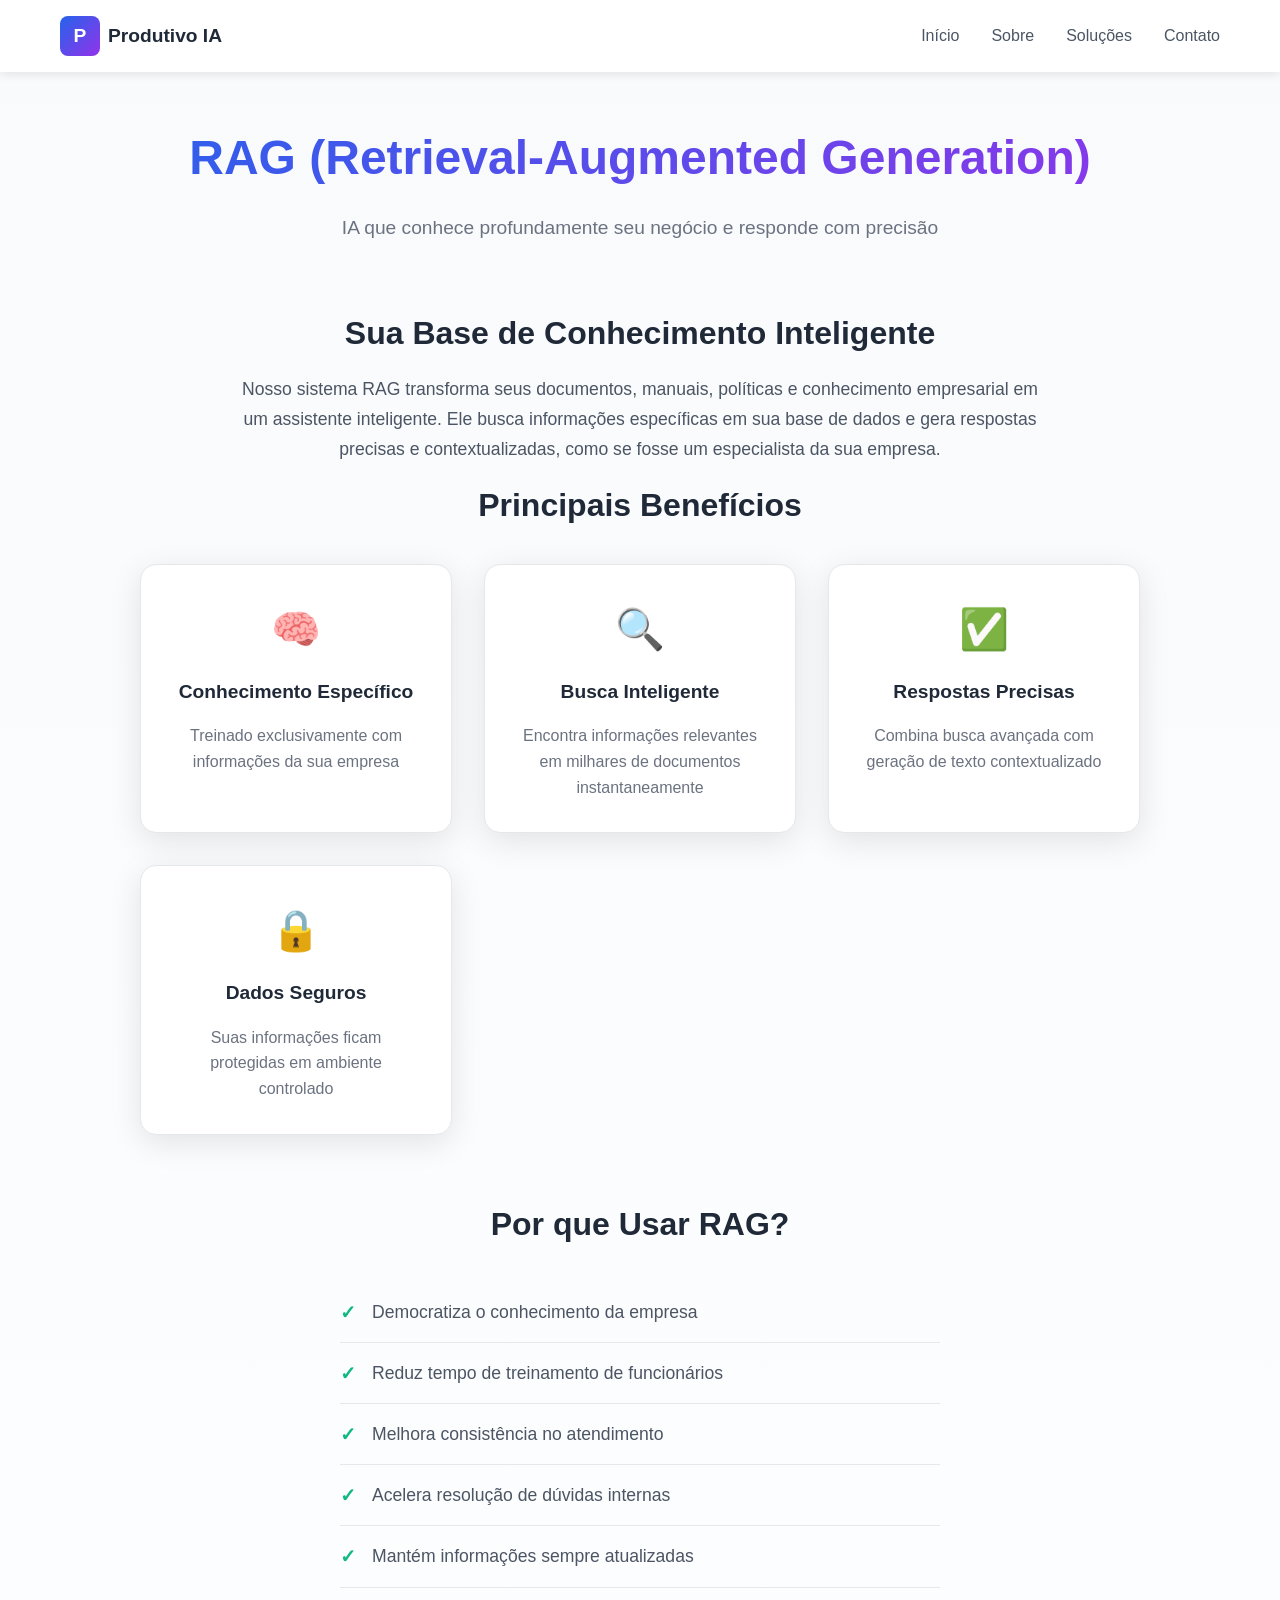
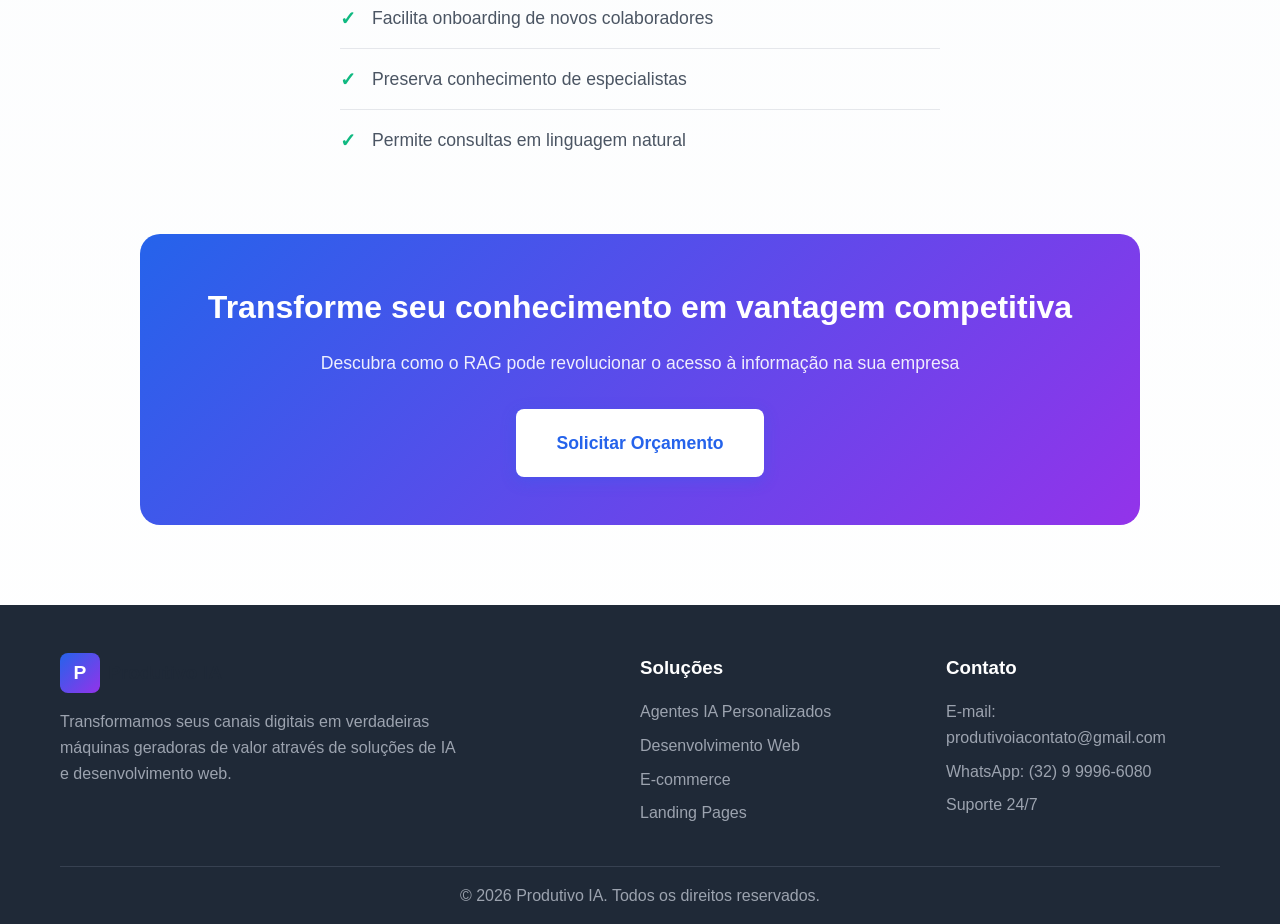
<file: rag.html>
<!DOCTYPE html>
<html lang="pt-BR">
<head>
    <meta charset="UTF-8">
    <meta name="viewport" content="width=device-width, initial-scale=1.0">
    <title>RAG (Retrieval-Augmented Generation) - Produtivo IA</title>
    <meta name="description" content="Sistema RAG para geração de respostas inteligentes baseadas em documentos">
    <link rel="icon" href="[data-uri]" type="image/svg+xml">
    <link rel="stylesheet" href="./css/style-pages.css">
</head>
<body>
    <header class="header">
        <div class="container">
            <div class="nav-brand">
                <div class="logo">
                    <span>P</span>
                </div>
                <span class="brand-name">Produtivo IA</span>
            </div>
            <nav class="nav" id="nav">
                <a href="index.html#home" class="nav-link">Início</a>
                <a href="index.html#about" class="nav-link">Sobre</a>
                <a href="index.html#services" class="nav-link">Soluções</a>
                <a href="index.html#contact" class="nav-link">Contato</a>
            </nav>
            <button class="mobile-menu-btn" id="mobile-menu-btn">
                <span></span>
                <span></span>
                <span></span>
            </button>            
        </div>
    </header>

    <section class="service-page">
        <div class="container">
            <div class="service-hero">
                <h1>RAG (Retrieval-Augmented Generation)</h1>
                <p class="service-subtitle">IA que conhece profundamente seu negócio e responde com precisão</p>
            </div>

            <div class="service-content">
                <div class="service-description">
                    <h2>Sua Base de Conhecimento Inteligente</h2>
                    <p>Nosso sistema RAG transforma seus documentos, manuais, políticas e conhecimento empresarial em um assistente inteligente. Ele busca informações específicas em sua base de dados e gera respostas precisas e contextualizadas, como se fosse um especialista da sua empresa.</p>
                </div>

                <div class="benefits-grid">
                    <h2>Principais Benefícios</h2>
                    <div class="benefits-container">
                        <div class="benefit-card">
                            <div class="benefit-icon">🧠</div>
                            <h3>Conhecimento Específico</h3>
                            <p>Treinado exclusivamente com informações da sua empresa</p>
                        </div>
                        <div class="benefit-card">
                            <div class="benefit-icon">🔍</div>
                            <h3>Busca Inteligente</h3>
                            <p>Encontra informações relevantes em milhares de documentos instantaneamente</p>
                        </div>
                        <div class="benefit-card">
                            <div class="benefit-icon">✅</div>
                            <h3>Respostas Precisas</h3>
                            <p>Combina busca avançada com geração de texto contextualizado</p>
                        </div>
                        <div class="benefit-card">
                            <div class="benefit-icon">🔒</div>
                            <h3>Dados Seguros</h3>
                            <p>Suas informações ficam protegidas em ambiente controlado</p>
                        </div>
                    </div>
                </div>

                <div class="features-section">
                    <h2>Por que Usar RAG?</h2>
                    <ul class="features-list">
                        <li>Democratiza o conhecimento da empresa</li>
                        <li>Reduz tempo de treinamento de funcionários</li>
                        <li>Melhora consistência no atendimento</li>
                        <li>Acelera resolução de dúvidas internas</li>
                        <li>Mantém informações sempre atualizadas</li>
                        <li>Facilita onboarding de novos colaboradores</li>
                        <li>Preserva conhecimento de especialistas</li>
                        <li>Permite consultas em linguagem natural</li>
                    </ul>
                </div>

                <div class="cta-section">
                    <h2>Transforme seu conhecimento em vantagem competitiva</h2>
                    <p>Descubra como o RAG pode revolucionar o acesso à informação na sua empresa</p>
                    <a href="https://wa.me/5532999966080" target="_blank" class="btn btn-primary btn-large">Solicitar Orçamento</a>
                </div>
            </div>
        </div>
    </section>

    <footer class="footer">
        <div class="container">
            <div class="footer-content">
                <div class="footer-brand">
                    <div class="footer-logo">
                        <div class="logo">
                            <span>P</span>
                        </div>
                        <span class="brand-name">Produtivo IA</span>
                    </div>
                    <p class="footer-description">Transformamos seus canais digitais em verdadeiras máquinas geradoras de valor através de soluções de IA e desenvolvimento web.</p>
                </div>
                
                <div class="footer-section">
                    <h3>Soluções</h3>
                    <ul>
                        <li>Agentes IA Personalizados</li>
                        <li>Desenvolvimento Web</li>
                        <li>E-commerce</li>
                        <li>Landing Pages</li>
                    </ul>
                </div>
                
                <div class="footer-section">
                    <h3>Contato</h3>
                    <ul>
                        <li>E-mail: produtivoiacontato@gmail.com</li>
                        <li>WhatsApp: (32) 9 9996-6080</li>
                        <li>Suporte 24/7</li>
                    </ul>
                </div>
            </div>
            
            <div class="footer-bottom">
                <p>&copy; <span id="current-year"></span> Produtivo IA. Todos os direitos reservados.</p>
            </div>
        </div>
    </footer>

    <script src="./js/script.js"></script>
</body>
</html>
</file>
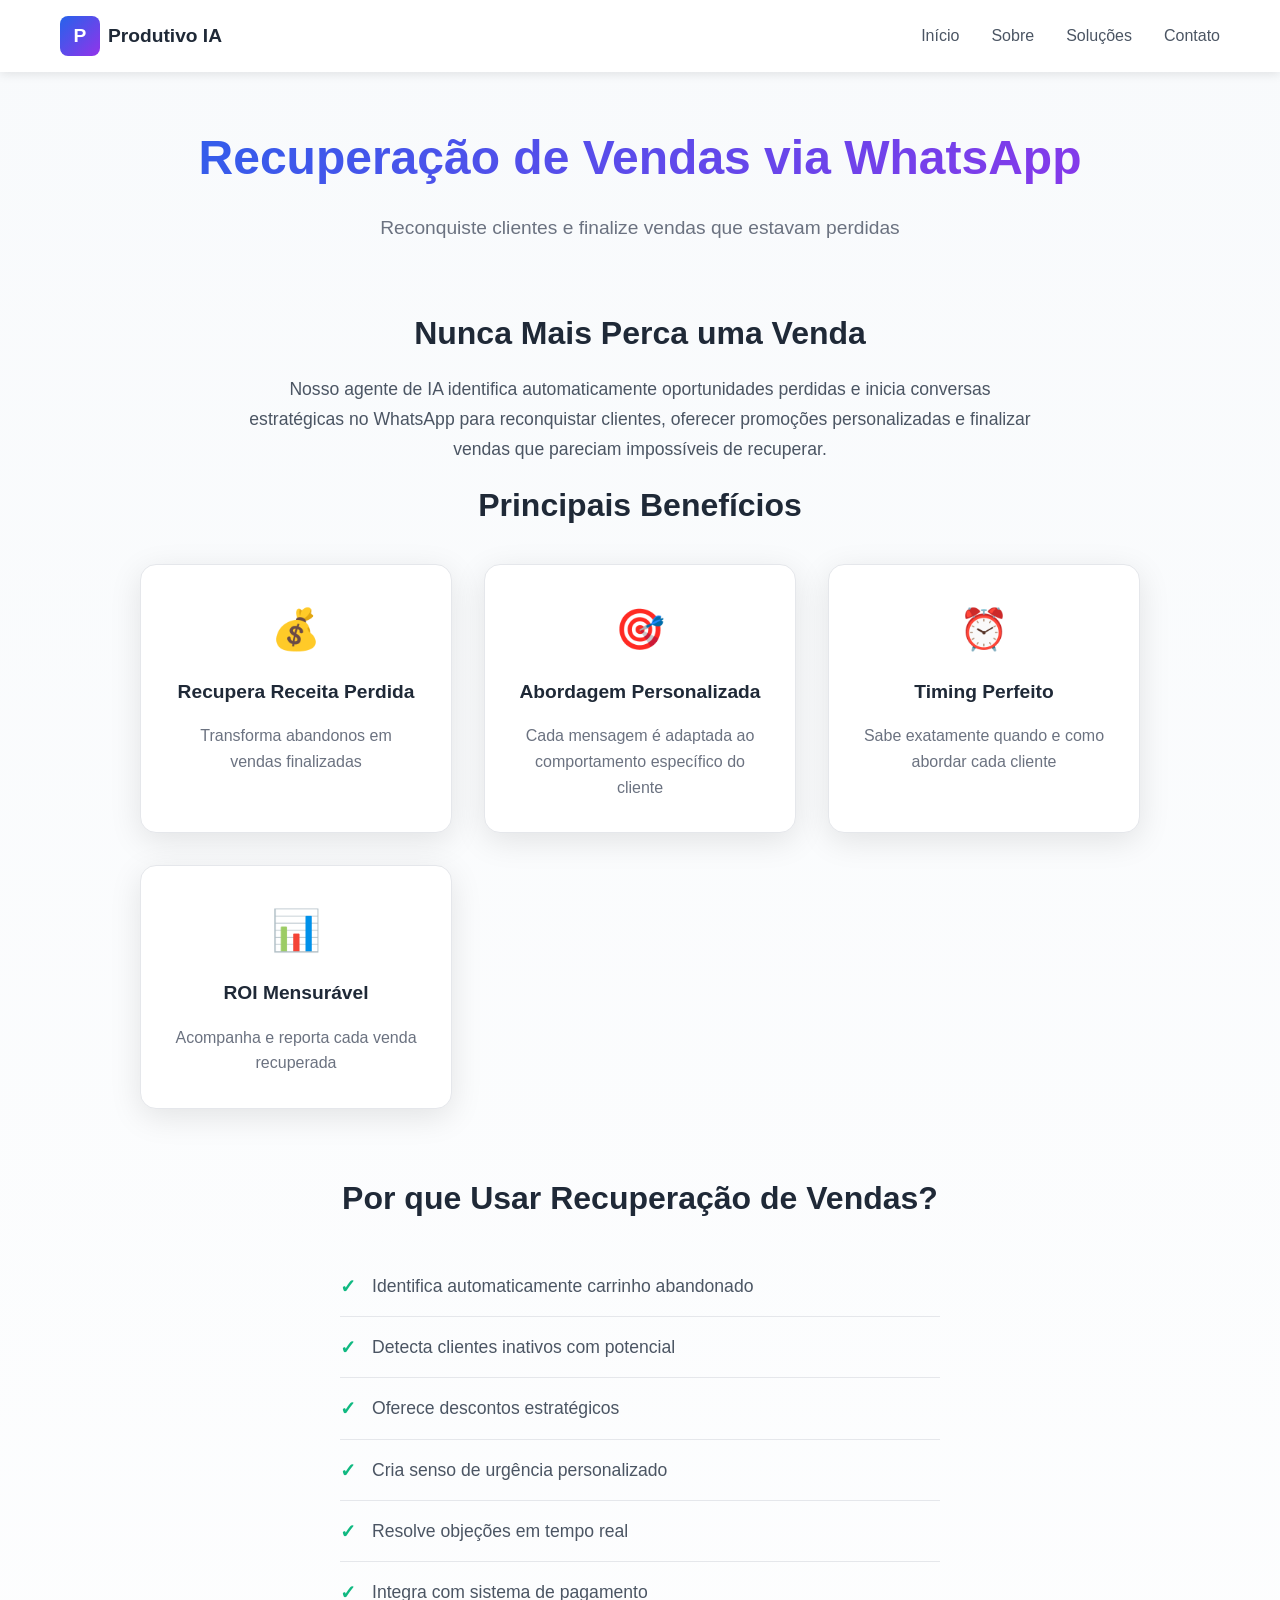
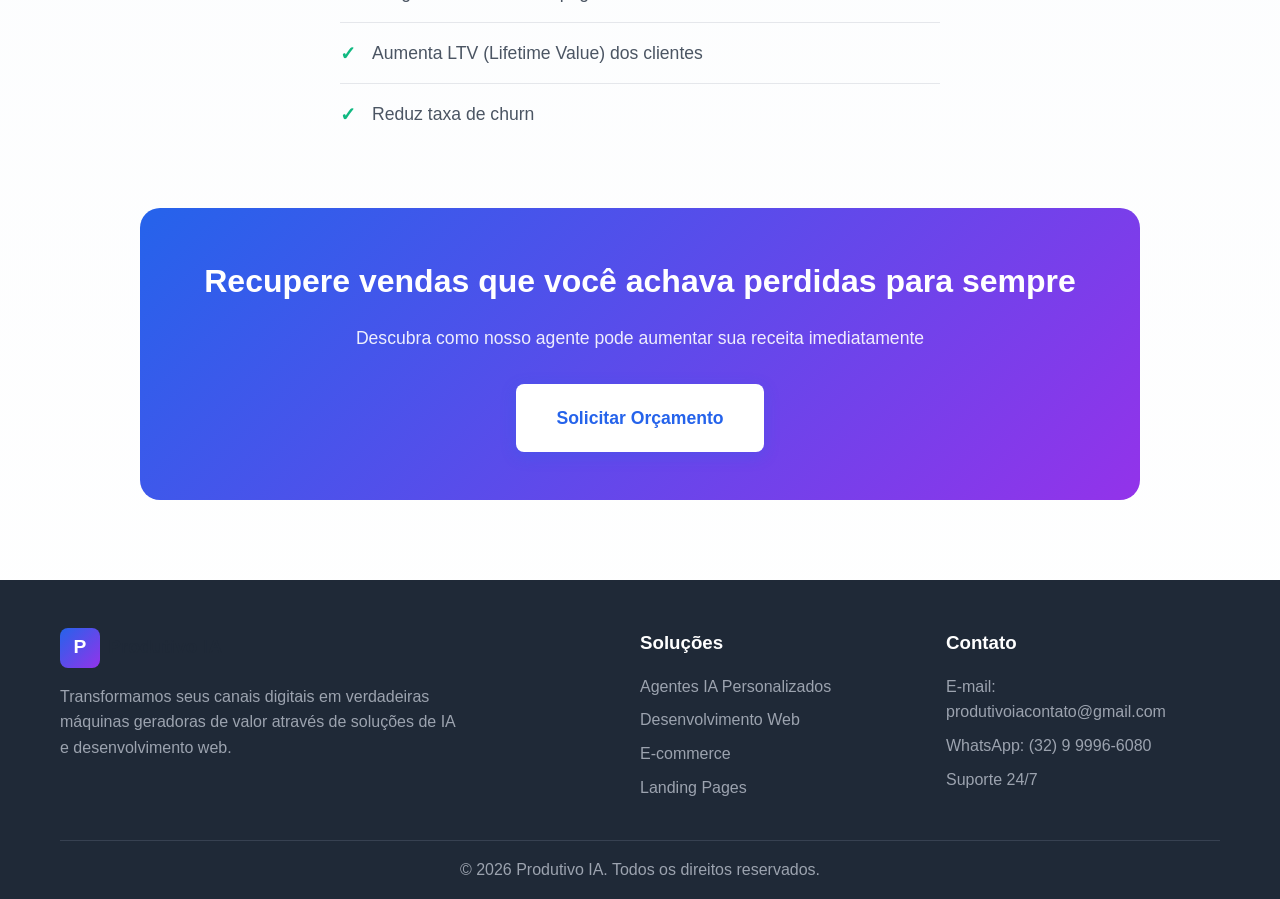
<file: recuperacao-vendas.html>
<!DOCTYPE html>
<html lang="pt-BR">
<head>
    <meta charset="UTF-8">
    <meta name="viewport" content="width=device-width, initial-scale=1.0">
    <title>Recuperação de Vendas via WhatsApp - Produtivo IA</title>
    <meta name="description" content="Agente de IA para recuperação automática de vendas perdidas via WhatsApp">
    <link rel="icon" href="[data-uri]" type="image/svg+xml">
    <link rel="stylesheet" href="./css/style-pages.css">
</head>
<body>
    <header class="header">
        <div class="container">
            <div class="nav-brand">
                <div class="logo">
                    <span>P</span>
                </div>
                <span class="brand-name">Produtivo IA</span>
            </div>
            <nav class="nav" id="nav">
                <a href="index.html#home" class="nav-link">Início</a>
                <a href="index.html#about" class="nav-link">Sobre</a>
                <a href="index.html#services" class="nav-link">Soluções</a>
                <a href="index.html#contact" class="nav-link">Contato</a>
            </nav>
            <button class="mobile-menu-btn" id="mobile-menu-btn">
                <span></span>
                <span></span>
                <span></span>
            </button>            
        </div>
    </header>

    <section class="service-page">
        <div class="container">
            <div class="service-hero">
                <h1>Recuperação de Vendas via WhatsApp</h1>
                <p class="service-subtitle">Reconquiste clientes e finalize vendas que estavam perdidas</p>
            </div>

            <div class="service-content">
                <div class="service-description">
                    <h2>Nunca Mais Perca uma Venda</h2>
                    <p>Nosso agente de IA identifica automaticamente oportunidades perdidas e inicia conversas estratégicas no WhatsApp para reconquistar clientes, oferecer promoções personalizadas e finalizar vendas que pareciam impossíveis de recuperar.</p>
                </div>

                <div class="benefits-grid">
                    <h2>Principais Benefícios</h2>
                    <div class="benefits-container">
                        <div class="benefit-card">
                            <div class="benefit-icon">💰</div>
                            <h3>Recupera Receita Perdida</h3>
                            <p>Transforma abandonos em vendas finalizadas</p>
                        </div>
                        <div class="benefit-card">
                            <div class="benefit-icon">🎯</div>
                            <h3>Abordagem Personalizada</h3>
                            <p>Cada mensagem é adaptada ao comportamento específico do cliente</p>
                        </div>
                        <div class="benefit-card">
                            <div class="benefit-icon">⏰</div>
                            <h3>Timing Perfeito</h3>
                            <p>Sabe exatamente quando e como abordar cada cliente</p>
                        </div>
                        <div class="benefit-card">
                            <div class="benefit-icon">📊</div>
                            <h3>ROI Mensurável</h3>
                            <p>Acompanha e reporta cada venda recuperada</p>
                        </div>
                    </div>
                </div>

                <div class="features-section">
                    <h2>Por que Usar Recuperação de Vendas?</h2>
                    <ul class="features-list">
                        <li>Identifica automaticamente carrinho abandonado</li>
                        <li>Detecta clientes inativos com potencial</li>
                        <li>Oferece descontos estratégicos</li>
                        <li>Cria senso de urgência personalizado</li>
                        <li>Resolve objeções em tempo real</li>
                        <li>Integra com sistema de pagamento</li>
                        <li>Aumenta LTV (Lifetime Value) dos clientes</li>
                        <li>Reduz taxa de churn</li>
                    </ul>
                </div>

                <div class="cta-section">
                    <h2>Recupere vendas que você achava perdidas para sempre</h2>
                    <p>Descubra como nosso agente pode aumentar sua receita imediatamente</p>
                    <a href="https://wa.me/5532999966080" target="_blank" class="btn btn-primary btn-large">Solicitar Orçamento</a>
                </div>
            </div>
        </div>
    </section>

    <footer class="footer">
        <div class="container">
            <div class="footer-content">
                <div class="footer-brand">
                    <div class="footer-logo">
                        <div class="logo">
                            <span>P</span>
                        </div>
                        <span class="brand-name">Produtivo IA</span>
                    </div>
                    <p class="footer-description">Transformamos seus canais digitais em verdadeiras máquinas geradoras de valor através de soluções de IA e desenvolvimento web.</p>
                </div>
                
                <div class="footer-section">
                    <h3>Soluções</h3>
                    <ul>
                        <li>Agentes IA Personalizados</li>
                        <li>Desenvolvimento Web</li>
                        <li>E-commerce</li>
                        <li>Landing Pages</li>
                    </ul>
                </div>
                
                <div class="footer-section">
                    <h3>Contato</h3>
                    <ul>
                        <li>E-mail: produtivoiacontato@gmail.com</li>
                        <li>WhatsApp: (32) 9 9996-6080</li>
                        <li>Suporte 24/7</li>
                    </ul>
                </div>
            </div>
            
            <div class="footer-bottom">
                <p>&copy; <span id="current-year"></span> Produtivo IA. Todos os direitos reservados.</p>
            </div>
        </div>
    </footer>

    <script src="./js/script.js"></script>
</body>
</html>
</file>
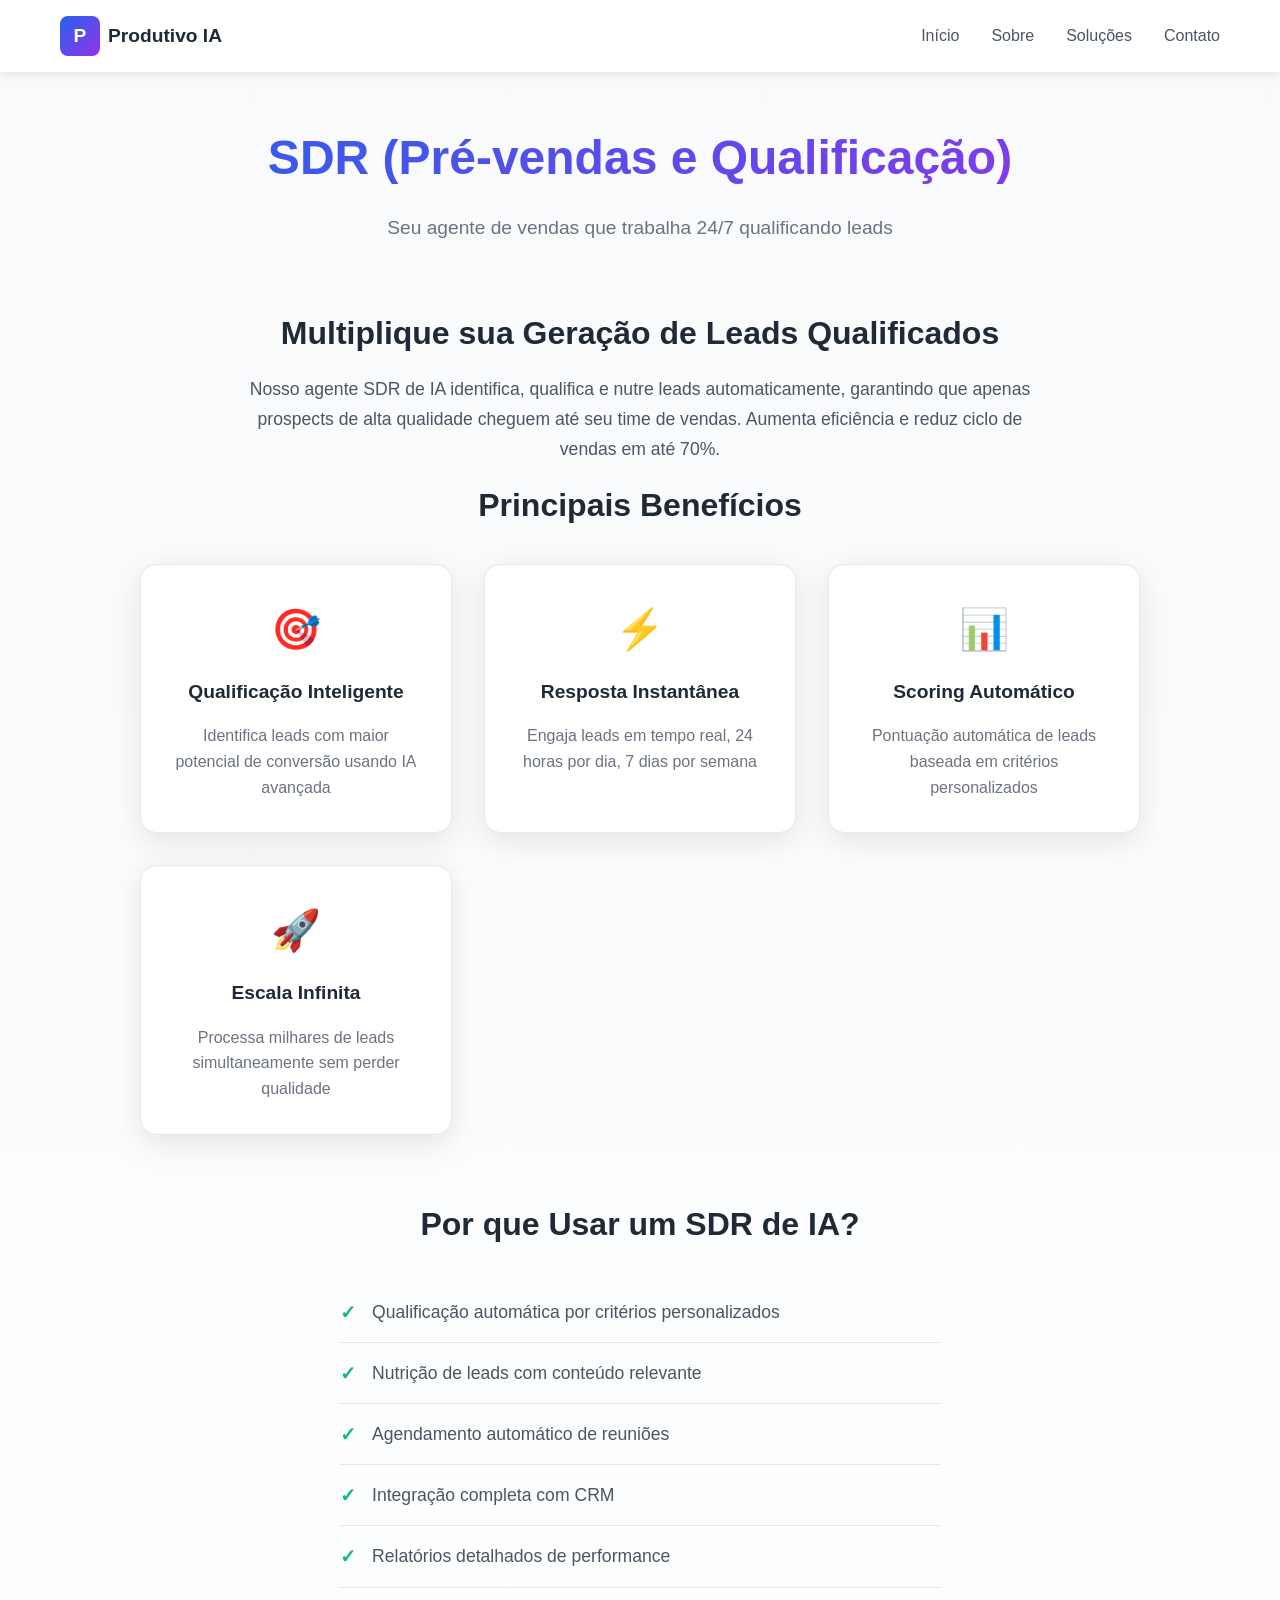
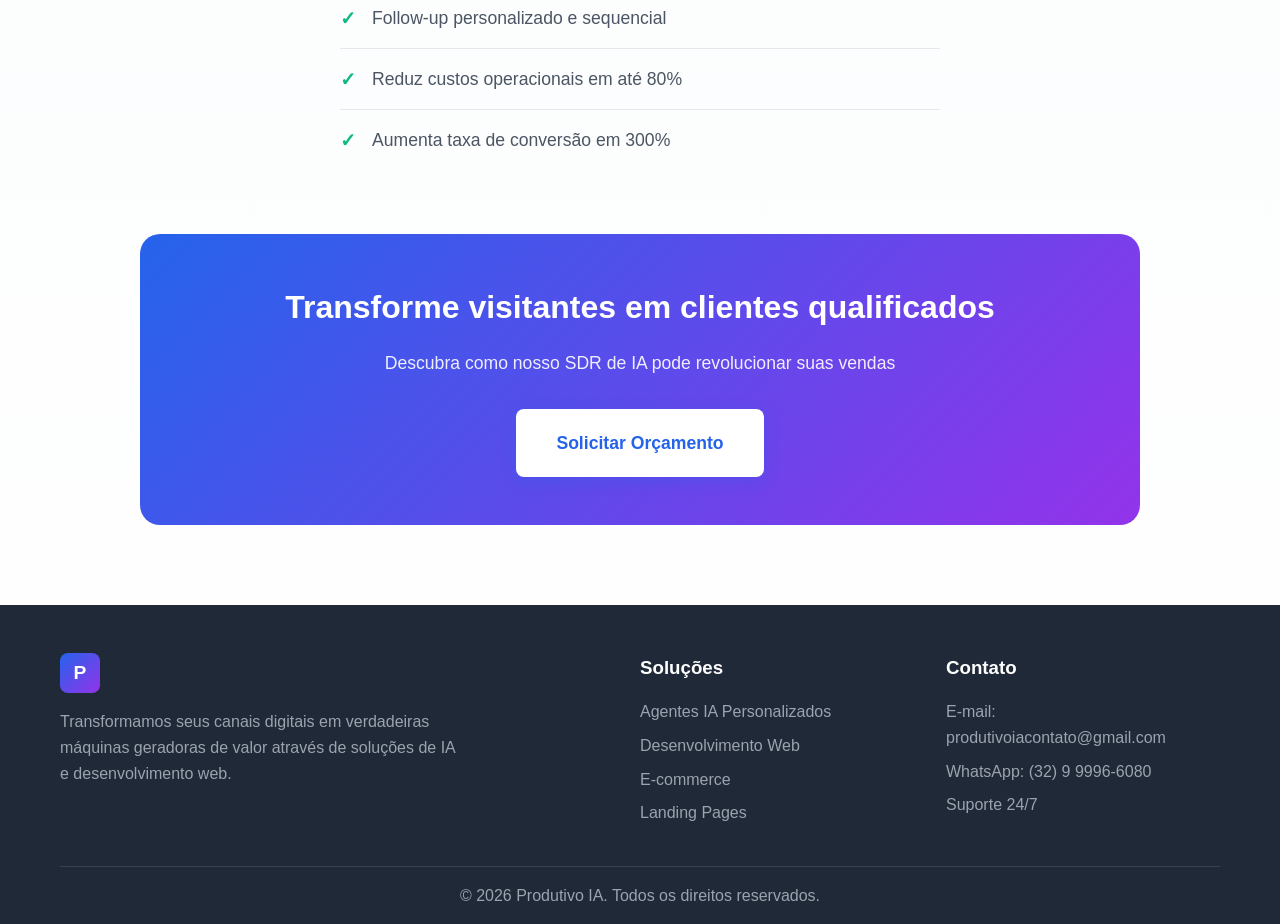
<file: sdr.html>
<!DOCTYPE html>
<html lang="pt-BR">
<head>
    <meta charset="UTF-8">
    <meta name="viewport" content="width=device-width, initial-scale=1.0">
    <title>SDR (Pré-vendas e Qualificação) - Produtivo IA</title>
    <meta name="description" content="Agente de IA especializado em pré-vendas e qualificação de leads">
    <link rel="icon" href="[data-uri]" type="image/svg+xml">
    <link rel="stylesheet" href="./css/style-pages.css">
</head>
<body>
    <header class="header">
        <div class="container">
            <div class="nav-brand">
                <div class="logo">
                    <span>P</span>
                </div>
                <span class="brand-name">Produtivo IA</span>
            </div>
            <nav class="nav" id="nav">
                <a href="index.html#home" class="nav-link">Início</a>
                <a href="index.html#about" class="nav-link">Sobre</a>
                <a href="index.html#services" class="nav-link">Soluções</a>
                <a href="index.html#contact" class="nav-link">Contato</a>
            </nav>
            <button class="mobile-menu-btn" id="mobile-menu-btn">
                <span></span>
                <span></span>
                <span></span>
            </button>            
        </div>
    </header>

    <section class="service-page">
        <div class="container">
            <div class="service-hero">
                <h1>SDR (Pré-vendas e Qualificação)</h1>
                <p class="service-subtitle">Seu agente de vendas que trabalha 24/7 qualificando leads</p>
            </div>

            <div class="service-content">
                <div class="service-description">
                    <h2>Multiplique sua Geração de Leads Qualificados</h2>
                    <p>Nosso agente SDR de IA identifica, qualifica e nutre leads automaticamente, garantindo que apenas prospects de alta qualidade cheguem até seu time de vendas. Aumenta eficiência e reduz ciclo de vendas em até 70%.</p>
                </div>

                <div class="benefits-grid">
                    <h2>Principais Benefícios</h2>
                    <div class="benefits-container">
                        <div class="benefit-card">
                            <div class="benefit-icon">🎯</div>
                            <h3>Qualificação Inteligente</h3>
                            <p>Identifica leads com maior potencial de conversão usando IA avançada</p>
                        </div>
                        <div class="benefit-card">
                            <div class="benefit-icon">⚡</div>
                            <h3>Resposta Instantânea</h3>
                            <p>Engaja leads em tempo real, 24 horas por dia, 7 dias por semana</p>
                        </div>
                        <div class="benefit-card">
                            <div class="benefit-icon">📊</div>
                            <h3>Scoring Automático</h3>
                            <p>Pontuação automática de leads baseada em critérios personalizados</p>
                        </div>
                        <div class="benefit-card">
                            <div class="benefit-icon">🚀</div>
                            <h3>Escala Infinita</h3>
                            <p>Processa milhares de leads simultaneamente sem perder qualidade</p>
                        </div>
                    </div>
                </div>

                <div class="features-section">
                    <h2>Por que Usar um SDR de IA?</h2>
                    <ul class="features-list">
                        <li>Qualificação automática por critérios personalizados</li>
                        <li>Nutrição de leads com conteúdo relevante</li>
                        <li>Agendamento automático de reuniões</li>
                        <li>Integração completa com CRM</li>
                        <li>Relatórios detalhados de performance</li>
                        <li>Follow-up personalizado e sequencial</li>
                        <li>Reduz custos operacionais em até 80%</li>
                        <li>Aumenta taxa de conversão em 300%</li>
                    </ul>
                </div>

                <div class="cta-section">
                    <h2>Transforme visitantes em clientes qualificados</h2>
                    <p>Descubra como nosso SDR de IA pode revolucionar suas vendas</p>
                    <a href="https://wa.me/5532999966080" target="_blank" class="btn btn-primary btn-large">Solicitar Orçamento</a>
                </div>
            </div>
        </div>
    </section>

    <footer class="footer">
        <div class="container">
            <div class="footer-content">
                <div class="footer-brand">
                    <div class="footer-logo">
                        <div class="logo">
                            <span>P</span>
                        </div>
                        <span class="brand-name">Produtivo IA</span>
                    </div>
                    <p class="footer-description">Transformamos seus canais digitais em verdadeiras máquinas geradoras de valor através de soluções de IA e desenvolvimento web.</p>
                </div>
                
                <div class="footer-section">
                    <h3>Soluções</h3>
                    <ul>
                        <li>Agentes IA Personalizados</li>
                        <li>Desenvolvimento Web</li>
                        <li>E-commerce</li>
                        <li>Landing Pages</li>
                    </ul>
                </div>
                
                <div class="footer-section">
                    <h3>Contato</h3>
                    <ul>
                        <li>E-mail: produtivoiacontato@gmail.com</li>
                        <li>WhatsApp: (32) 9 9996-6080</li>
                        <li>Suporte 24/7</li>
                    </ul>
                </div>
            </div>
            
            <div class="footer-bottom">
                <p>&copy; <span id="current-year"></span> Produtivo IA. Todos os direitos reservados.</p>
            </div>
        </div>
    </footer>

    <script src="./js/script.js"></script>
</body>
</html>
</file>
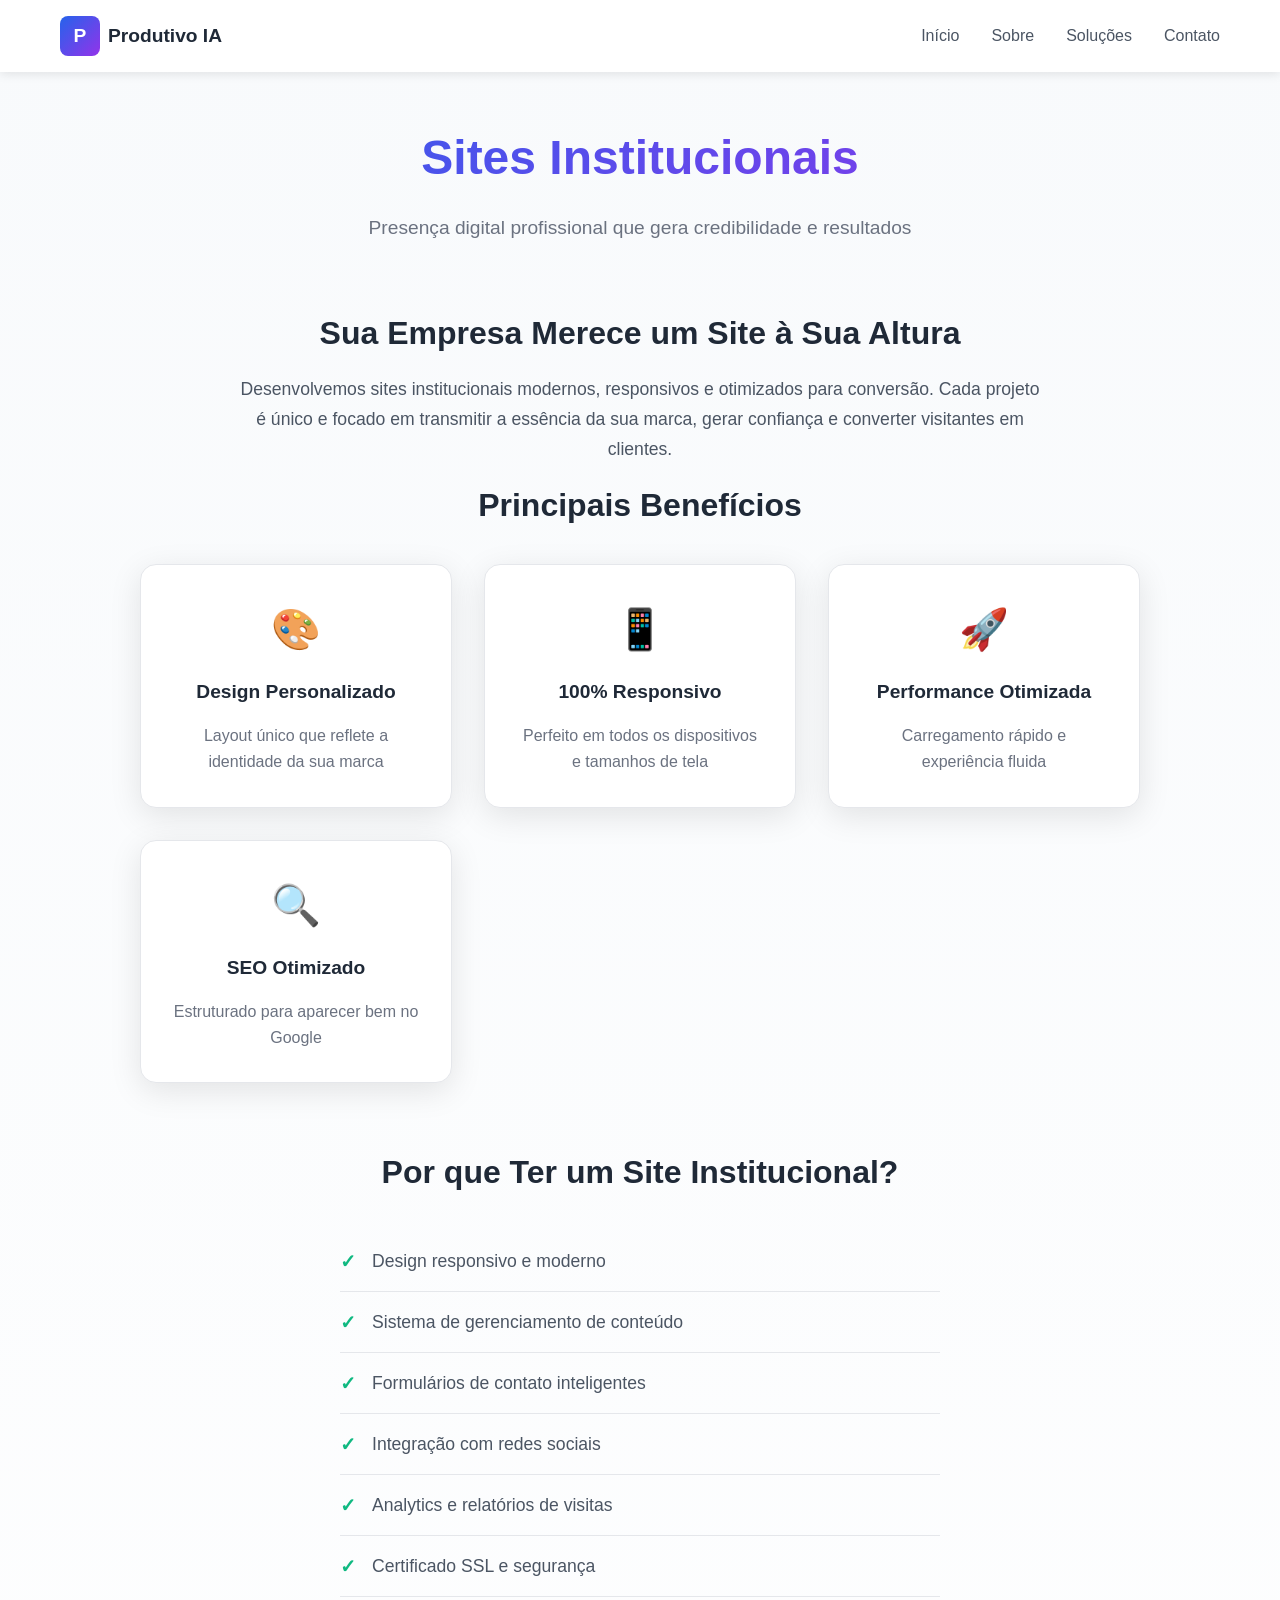
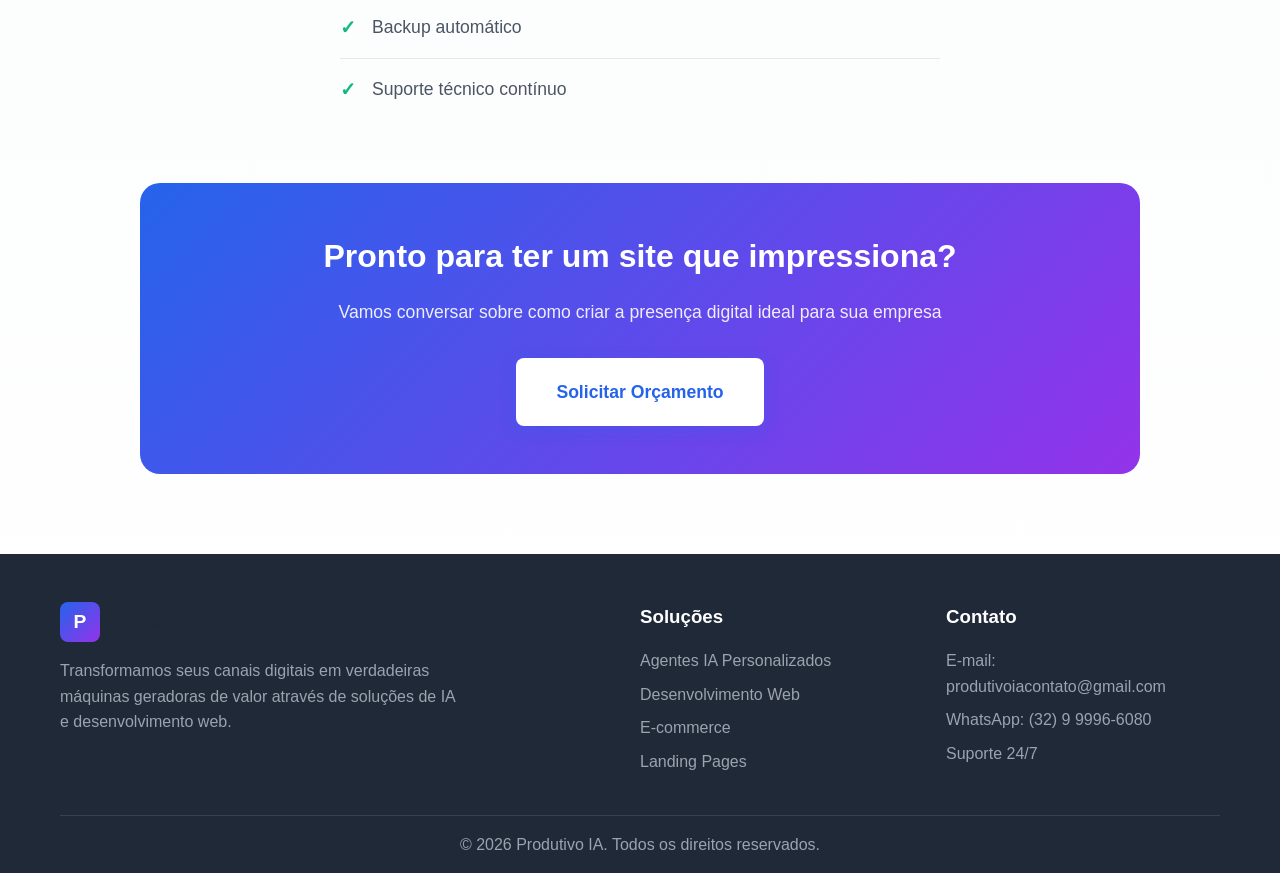
<file: sites-institucionais.html>
<!DOCTYPE html>
<html lang="pt-BR">
<head>
    <meta charset="UTF-8">
    <meta name="viewport" content="width=device-width, initial-scale=1.0">
    <title>Sites Institucionais - Produtivo IA</title>
    <meta name="description" content="Desenvolvimento de sites institucionais modernos e responsivos">
    <link rel="icon" href="[data-uri]" type="image/svg+xml">
    <link rel="stylesheet" href="./css//style-pages.css">
</head>
<body>
    <header class="header">
        <div class="container">
            <div class="nav-brand">
                <div class="logo">
                    <span>P</span>
                </div>
                <span class="brand-name">Produtivo IA</span>
            </div>
            <nav class="nav" id="nav">
                <a href="index.html#home" class="nav-link">Início</a>
                <a href="index.html#about" class="nav-link">Sobre</a>
                <a href="index.html#services" class="nav-link">Soluções</a>
                <a href="index.html#contact" class="nav-link">Contato</a>
            </nav>
            <button class="mobile-menu-btn" id="mobile-menu-btn">
                <span></span>
                <span></span>
                <span></span>
            </button>            
        </div>
    </header>

    <section class="service-page">
        <div class="container">
            <div class="service-hero">
                <h1>Sites Institucionais</h1>
                <p class="service-subtitle">Presença digital profissional que gera credibilidade e resultados</p>
            </div>

            <div class="service-content">
                <div class="service-description">
                    <h2>Sua Empresa Merece um Site à Sua Altura</h2>
                    <p>Desenvolvemos sites institucionais modernos, responsivos e otimizados para conversão. Cada projeto é único e focado em transmitir a essência da sua marca, gerar confiança e converter visitantes em clientes.</p>
                </div>

                <div class="benefits-grid">
                    <h2>Principais Benefícios</h2>
                    <div class="benefits-container">
                        <div class="benefit-card">
                            <div class="benefit-icon">🎨</div>
                            <h3>Design Personalizado</h3>
                            <p>Layout único que reflete a identidade da sua marca</p>
                        </div>
                        <div class="benefit-card">
                            <div class="benefit-icon">📱</div>
                            <h3>100% Responsivo</h3>
                            <p>Perfeito em todos os dispositivos e tamanhos de tela</p>
                        </div>
                        <div class="benefit-card">
                            <div class="benefit-icon">🚀</div>
                            <h3>Performance Otimizada</h3>
                            <p>Carregamento rápido e experiência fluida</p>
                        </div>
                        <div class="benefit-card">
                            <div class="benefit-icon">🔍</div>
                            <h3>SEO Otimizado</h3>
                            <p>Estruturado para aparecer bem no Google</p>
                        </div>
                    </div>
                </div>

                <div class="features-section">
                    <h2>Por que Ter um Site Institucional?</h2>
                    <ul class="features-list">
                        <li>Design responsivo e moderno</li>
                        <li>Sistema de gerenciamento de conteúdo</li>
                        <li>Formulários de contato inteligentes</li>
                        <li>Integração com redes sociais</li>
                        <li>Analytics e relatórios de visitas</li>
                        <li>Certificado SSL e segurança</li>
                        <li>Backup automático</li>
                        <li>Suporte técnico contínuo</li>
                    </ul>
                </div>

                <div class="cta-section">
                    <h2>Pronto para ter um site que impressiona?</h2>
                    <p>Vamos conversar sobre como criar a presença digital ideal para sua empresa</p>
                    <a href="https://wa.me/5532999966080" target="_blank" class="btn btn-primary btn-large">Solicitar Orçamento</a>
                </div>
            </div>
        </div>
    </section>

    <footer class="footer">
        <div class="container">
            <div class="footer-content">
                <div class="footer-brand">
                    <div class="footer-logo">
                        <div class="logo">
                            <span>P</span>
                        </div>
                        <span class="brand-name">Produtivo IA</span>
                    </div>
                    <p class="footer-description">Transformamos seus canais digitais em verdadeiras máquinas geradoras de valor através de soluções de IA e desenvolvimento web.</p>
                </div>
                
                <div class="footer-section">
                    <h3>Soluções</h3>
                    <ul>
                        <li>Agentes IA Personalizados</li>
                        <li>Desenvolvimento Web</li>
                        <li>E-commerce</li>
                        <li>Landing Pages</li>
                    </ul>
                </div>
                
                <div class="footer-section">
                    <h3>Contato</h3>
                    <ul>
                        <li>E-mail: produtivoiacontato@gmail.com</li>
                        <li>WhatsApp: (32) 9 9996-6080</li>
                        <li>Suporte 24/7</li>
                    </ul>
                </div>
            </div>
            
            <div class="footer-bottom">
                <p>&copy; <span id="current-year"></span> Produtivo IA. Todos os direitos reservados.</p>
            </div>
        </div>
    </footer>

    <script src="./js/script.js"></script>
</body>
</html>
</file>
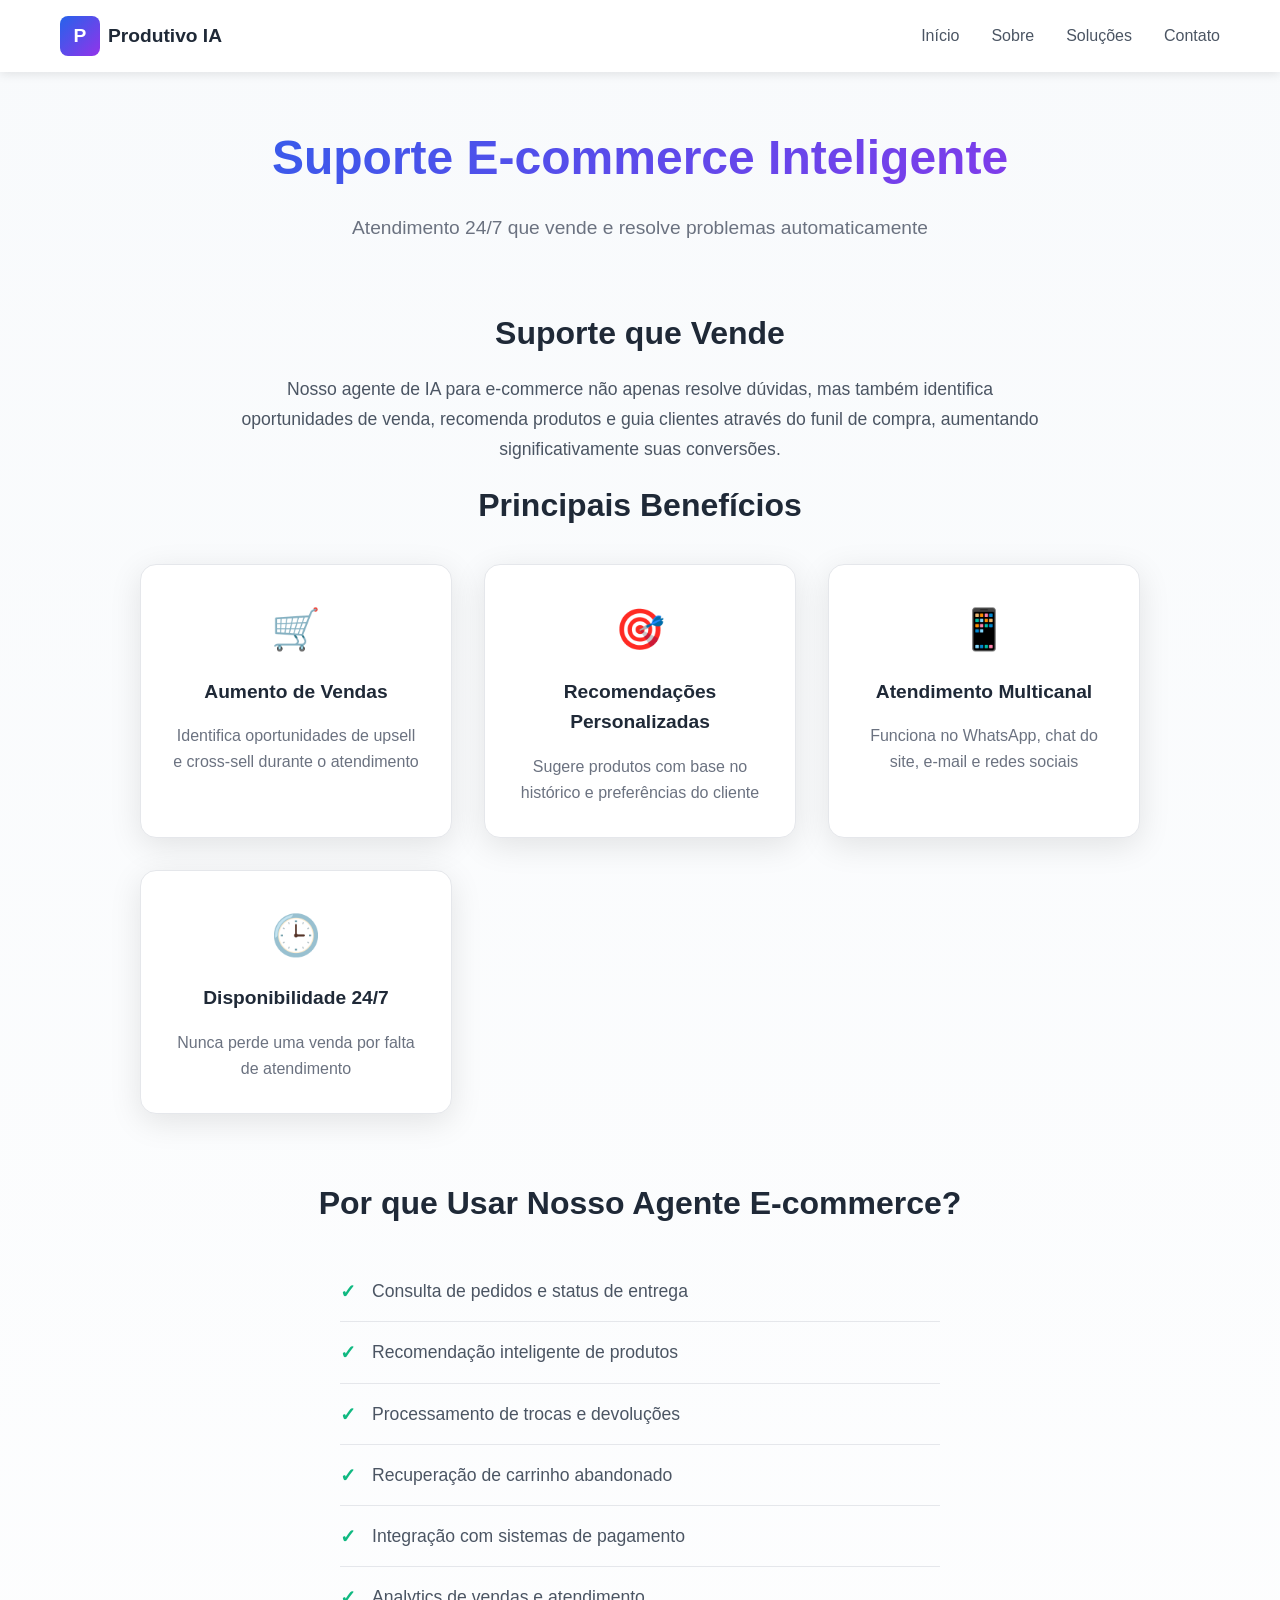
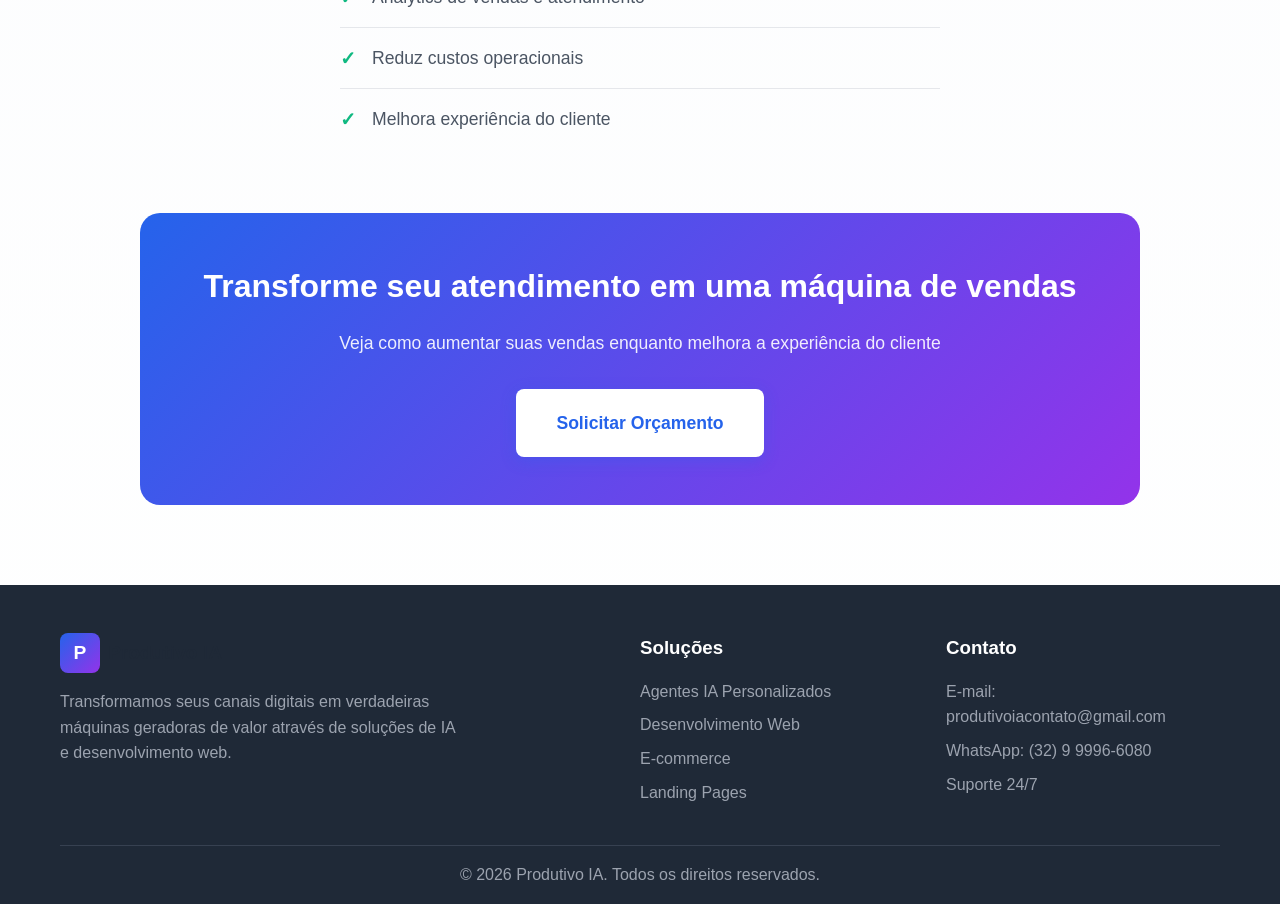
<file: suporte-ecommerce.html>
<!DOCTYPE html>
<html lang="pt-BR">
<head>
    <meta charset="UTF-8">
    <meta name="viewport" content="width=device-width, initial-scale=1.0">
    <title>Suporte E-commerce Inteligente - Produtivo IA</title>
    <meta name="description" content="Agente de IA especializado em suporte e vendas para e-commerce">
    <link rel="icon" href="[data-uri]" type="image/svg+xml">
    <link rel="stylesheet" href="./css/style-pages.css">
</head>
<body>
    <header class="header">
        <div class="container">
            <div class="nav-brand">
                <div class="logo">
                    <span>P</span>
                </div>
                <span class="brand-name">Produtivo IA</span>
            </div>
            <nav class="nav" id="nav">
                <a href="index.html#home" class="nav-link">Início</a>
                <a href="index.html#about" class="nav-link">Sobre</a>
                <a href="index.html#services" class="nav-link">Soluções</a>
                <a href="index.html#contact" class="nav-link">Contato</a>
            </nav>
            <button class="mobile-menu-btn" id="mobile-menu-btn">
                <span></span>
                <span></span>
                <span></span>
            </button>            
        </div>
    </header>

    <section class="service-page">
        <div class="container">
            <div class="service-hero">
                <h1>Suporte E-commerce Inteligente</h1>
                <p class="service-subtitle">Atendimento 24/7 que vende e resolve problemas automaticamente</p>
            </div>

            <div class="service-content">
                <div class="service-description">
                    <h2>Suporte que Vende</h2>
                    <p>Nosso agente de IA para e-commerce não apenas resolve dúvidas, mas também identifica oportunidades de venda, recomenda produtos e guia clientes através do funil de compra, aumentando significativamente suas conversões.</p>
                </div>

                <div class="benefits-grid">
                    <h2>Principais Benefícios</h2>
                    <div class="benefits-container">
                        <div class="benefit-card">
                            <div class="benefit-icon">🛒</div>
                            <h3>Aumento de Vendas</h3>
                            <p>Identifica oportunidades de upsell e cross-sell durante o atendimento</p>
                        </div>
                        <div class="benefit-card">
                            <div class="benefit-icon">🎯</div>
                            <h3>Recomendações Personalizadas</h3>
                            <p>Sugere produtos com base no histórico e preferências do cliente</p>
                        </div>
                        <div class="benefit-card">
                            <div class="benefit-icon">📱</div>
                            <h3>Atendimento Multicanal</h3>
                            <p>Funciona no WhatsApp, chat do site, e-mail e redes sociais</p>
                        </div>
                        <div class="benefit-card">
                            <div class="benefit-icon">🕒</div>
                            <h3>Disponibilidade 24/7</h3>
                            <p>Nunca perde uma venda por falta de atendimento</p>
                        </div>
                    </div>
                </div>

                <div class="features-section">
                    <h2>Por que Usar Nosso Agente E-commerce?</h2>
                    <ul class="features-list">
                        <li>Consulta de pedidos e status de entrega</li>
                        <li>Recomendação inteligente de produtos</li>
                        <li>Processamento de trocas e devoluções</li>
                        <li>Recuperação de carrinho abandonado</li>
                        <li>Integração com sistemas de pagamento</li>
                        <li>Analytics de vendas e atendimento</li>
                        <li>Reduz custos operacionais</li>
                        <li>Melhora experiência do cliente</li>
                    </ul>
                </div>

                <div class="cta-section">
                    <h2>Transforme seu atendimento em uma máquina de vendas</h2>
                    <p>Veja como aumentar suas vendas enquanto melhora a experiência do cliente</p>
                    <a href="https://wa.me/5532999966080" target="_blank" class="btn btn-primary btn-large">Solicitar Orçamento</a>
                </div>
            </div>
        </div>
    </section>

    <footer class="footer">
        <div class="container">
            <div class="footer-content">
                <div class="footer-brand">
                    <div class="footer-logo">
                        <div class="logo">
                            <span>P</span>
                        </div>
                        <span class="brand-name">Produtivo IA</span>
                    </div>
                    <p class="footer-description">Transformamos seus canais digitais em verdadeiras máquinas geradoras de valor através de soluções de IA e desenvolvimento web.</p>
                </div>
                
                <div class="footer-section">
                    <h3>Soluções</h3>
                    <ul>
                        <li>Agentes IA Personalizados</li>
                        <li>Desenvolvimento Web</li>
                        <li>E-commerce</li>
                        <li>Landing Pages</li>
                    </ul>
                </div>
                
                <div class="footer-section">
                    <h3>Contato</h3>
                    <ul>
                        <li>E-mail: produtivoiacontato@gmail.com</li>
                        <li>WhatsApp: (32) 9 9996-6080</li>
                        <li>Suporte 24/7</li>
                    </ul>
                </div>
            </div>
            
            <div class="footer-bottom">
                <p>&copy; <span id="current-year"></span> Produtivo IA. Todos os direitos reservados.</p>
            </div>
        </div>
    </footer>

    <script src="./js/script.js"></script>
</body>
</html>
</file>
<file: css/style.css>
/* Reset e Base */
* {
    margin: 0;
    padding: 0;
    box-sizing: border-box;
}

html {
    scroll-behavior: smooth;
}

body {
    font-family: -apple-system, BlinkMacSystemFont, 'Segoe UI', Roboto, Oxygen, Ubuntu, Cantarell, sans-serif;
    line-height: 1.6;
    color: #333;
    background: linear-gradient(to bottom, #f8fafc, #ffffff);
}

.container {
    max-width: 1200px;
    margin: 0 auto;
    padding: 0 20px;
}

/* Header */
.header {
    position: fixed;
    top: 0;
    left: 0;
    right: 0;
    z-index: 1000;
    background: rgba(255, 255, 255, 0.95);
    backdrop-filter: blur(10px);
    box-shadow: 0 2px 10px rgba(0, 0, 0, 0.1);
}

.header .container {
    display: flex;
    align-items: center;
    justify-content: space-between;
    padding: 1rem 20px;
}

.nav-brand {
    display: flex;
    align-items: center;
    gap: 0.5rem;
}

.logo {
    width: 40px;
    height: 40px;
    background: linear-gradient(135deg, #2563eb, #9333ea);
    border-radius: 8px;
    display: flex;
    align-items: center;
    justify-content: center;
    color: white;
    font-weight: bold;
    font-size: 1.2rem;
}

.brand-name {
    font-size: 1.2rem;
    font-weight: 700;
    color: #1f2937;
}

.nav {
    display: flex;
    gap: 2rem;
}

.nav-link {
    text-decoration: none;
    color: #4b5563;
    font-weight: 500;
    transition: color 0.3s ease;
}

.nav-link:hover {
    color: #2563eb;
}

.mobile-menu-btn {
    display: none;
    flex-direction: column;
    gap: 4px;
    background: none;
    border: none;
    cursor: pointer;
    padding: 8px;
}

.mobile-menu-btn span {
    width: 24px;
    height: 2px;
    background: #333;
    transition: all 0.3s ease;
}

/* Dropdown Navigation */
.nav-dropdown {
    position: relative;
    display: inline-block;
}

.dropdown-toggle {
    display: flex;
    align-items: center;
    gap: 0.25rem;
}

.dropdown-toggle::after {
    content: '▼';
    font-size: 0.7rem;
    transition: transform 0.3s ease;
}

.dropdown-menu {
    position: absolute;
    top: 100%;
    left: 0;
    background: white;
    min-width: 320px;
    box-shadow: 0 8px 32px rgba(0, 0, 0, 0.1);
    border-radius: 12px;
    padding: 1.5rem;
    opacity: 0;
    visibility: hidden;
    transform: translateY(-10px);
    transition: all 0.3s ease;
    z-index: 1000;
    border: 1px solid #e5e7eb;
}

.nav-dropdown:hover .dropdown-menu {
    opacity: 1;
    visibility: visible;
    transform: translateY(0);
}

.nav-dropdown:hover .dropdown-toggle::after {
    transform: rotate(180deg);
}

.dropdown-section {
    margin-bottom: 1.5rem;
}

.dropdown-section:last-child {
    margin-bottom: 0;
}

.dropdown-section h4 {
    color: #1f2937;
    font-size: 0.9rem;
    font-weight: 600;
    margin-bottom: 0.75rem;
    padding-bottom: 0.5rem;
    border-bottom: 2px solid #e5e7eb;
}

.dropdown-item {
    display: block;
    padding: 0.5rem 0.75rem;
    color: #6b7280;
    text-decoration: none;
    border-radius: 6px;
    font-size: 0.9rem;
    transition: all 0.2s ease;
    margin-bottom: 0.25rem;
}

.dropdown-item:hover {
    background: linear-gradient(135deg, #f3f4f6, #e5e7eb);
    color: #2563eb;
    transform: translateX(4px);
}

/* Hero Section */
.hero {
    padding: 120px 0 80px;
    min-height: 100vh;
    display: flex;
    align-items: center;
}

.hero-content {
    text-align: center;
    max-width: 800px;
    margin: 0 auto;
}

.hero-title {
    font-size: 3.5rem;
    font-weight: 700;
    margin-bottom: 1.5rem;
    line-height: 1.2;
}

.gradient-text {
    background: linear-gradient(135deg, #2563eb, #9333ea);
    -webkit-background-clip: text;
    -webkit-text-fill-color: transparent;
    background-clip: text;
}

.hero-description {
    font-size: 1.2rem;
    color: #6b7280;
    margin-bottom: 2.5rem;
    max-width: 600px;
    margin-left: auto;
    margin-right: auto;
}

.hero-buttons {
    display: flex;
    gap: 1rem;
    justify-content: center;
    flex-wrap: wrap;
}

/* Buttons */
.btn {
    display: inline-block;
    padding: 1rem 2rem;
    border-radius: 8px;
    text-decoration: none;
    font-weight: 600;
    transition: all 0.3s ease;
    cursor: pointer;
    border: none;
    font-size: 1rem;
}

.btn-primary {
    background: linear-gradient(135deg, #2563eb, #9333ea);
    color: white;
    box-shadow: 0 4px 15px rgba(37, 99, 235, 0.3);
}

.btn-primary:hover {
    transform: translateY(-2px);
    box-shadow: 0 8px 25px rgba(37, 99, 235, 0.4);
}

.btn-secondary {
    background: transparent;
    color: #2563eb;
    border: 2px solid #2563eb;
}

.btn-secondary:hover {
    background: #2563eb;
    color: white;
}

.btn-whatsapp {
    background: linear-gradient(135deg, #25d366, #128c7e);
    color: white;
    box-shadow: 0 4px 15px rgba(37, 211, 102, 0.3);
}

.btn-whatsapp:hover {
    transform: translateY(-2px);
    box-shadow: 0 8px 25px rgba(37, 211, 102, 0.4);
}

.btn-large {
    padding: 1.25rem 2.5rem;
    font-size: 1.1rem;
    font-weight: 700;
}

.btn-full {
    width: 100%;
}

.pulse-animation {
    animation: pulse 2s infinite;
}

@keyframes pulse {
    0% {
        box-shadow: 0 4px 15px rgba(37, 99, 235, 0.3);
    }
    50% {
        box-shadow: 0 8px 30px rgba(37, 99, 235, 0.6);
        transform: translateY(-3px);
    }
    100% {
        box-shadow: 0 4px 15px rgba(37, 99, 235, 0.3);
    }
}

/* Sections */
section {
    padding: 80px 0;
}

.section-header {
    text-align: center;
    margin-bottom: 3rem;
}

.section-title {
    font-size: 2.5rem;
    font-weight: 700;
    margin-bottom: 1rem;
    color: #1f2937;
}

.section-divider {
    width: 80px;
    height: 4px;
    background: linear-gradient(135deg, #2563eb, #9333ea);
    margin: 0 auto 1.5rem;
    border-radius: 2px;
}

.gold-divider {
    background: linear-gradient(135deg, #f59e0b, #d97706);
}

.section-description {
    font-size: 1.1rem;
    color: #6b7280;
    max-width: 600px;
    margin: 0 auto;
}

/* About Section */
.about {
    background: #f9fafb;
}

.about-text {
    max-width: 800px;
    margin: 0 auto;
    text-align: center;
}

.about-text p {
    font-size: 1.1rem;
    color: #4b5563;
    line-height: 1.8;
}

/* Why Choose Us Section */
.why-choose {
    background: linear-gradient(135deg, #1e3a8a 0%, #3730a3 50%, #7c3aed 100%);
    color: white;
    position: relative;
    overflow: hidden;
}

.why-choose::before {
    content: '';
    position: absolute;
    top: 0;
    left: 0;
    right: 0;
    bottom: 0;
    background: url('data:image/svg+xml,<svg xmlns="http://www.w3.org/2000/svg" viewBox="0 0 100 100"><defs><pattern id="grain" width="100" height="100" patternUnits="userSpaceOnUse"><circle cx="20" cy="20" r="1" fill="rgba(255,255,255,0.03)"/><circle cx="80" cy="80" r="1" fill="rgba(255,255,255,0.03)"/><circle cx="40" cy="60" r="1" fill="rgba(255,255,255,0.03)"/></pattern></defs><rect width="100" height="100" fill="url(%23grain)"/></svg>') repeat;
    pointer-events: none;
}

.why-choose .container {
    position: relative;
    z-index: 1;
}

.why-choose-title {
    color: white;
    font-size: 3rem;
    margin-bottom: 1rem;
}

.why-choose .section-description {
    color: rgba(255, 255, 255, 0.9);
    font-size: 1.2rem;
}

.why-choose-grid {
    display: grid;
    grid-template-columns: repeat(auto-fit, minmax(280px, 1fr));
    gap: 2rem;
    margin: 4rem 0;
}

.why-choose-card {
    background: rgba(255, 255, 255, 0.1);
    backdrop-filter: blur(10px);
    border: 1px solid rgba(255, 255, 255, 0.2);
    padding: 2rem;
    border-radius: 20px;
    text-align: center;
    transition: all 0.3s ease;
    position: relative;
    overflow: hidden;
}

.why-choose-card::before {
    content: '';
    position: absolute;
    top: 0;
    left: -100%;
    width: 100%;
    height: 100%;
    background: linear-gradient(90deg, transparent, rgba(255,255,255,0.1), transparent);
    transition: left 0.5s ease;
}

.why-choose-card:hover::before {
    left: 100%;
}

.why-choose-card:hover {
    transform: translateY(-10px);
    background: rgba(255, 255, 255, 0.15);
    box-shadow: 0 20px 40px rgba(0, 0, 0, 0.3);
}

.why-choose-icon {
    font-size: 3rem;
    margin-bottom: 1rem;
    display: block;
}

.why-choose-card h3 {
    font-size: 1.3rem;
    font-weight: 700;
    margin-bottom: 1rem;
    color: white;
}

.why-choose-card p {
    color: rgba(255, 255, 255, 0.9);
    line-height: 1.6;
}

.why-choose-cta {
    background: rgba(255, 255, 255, 0.1);
    backdrop-filter: blur(15px);
    border: 2px solid rgba(255, 255, 255, 0.2);
    border-radius: 25px;
    padding: 3rem 2rem;
    text-align: center;
    margin-top: 3rem;
    position: relative;
    overflow: hidden;
}

.why-choose-cta::before {
    content: '';
    position: absolute;
    top: -50%;
    left: -50%;
    width: 200%;
    height: 200%;
    background: radial-gradient(circle, rgba(255,255,255,0.1) 0%, transparent 70%);
    animation: shimmer 3s infinite;
}

@keyframes shimmer {
    0% { transform: rotate(0deg); }
    100% { transform: rotate(360deg); }
}

.cta-content {
    position: relative;
    z-index: 1;
}

.cta-content h3 {
    font-size: 1.5rem;
    font-weight: 700;
    margin-bottom: 1rem;
    color: white;
}

.cta-content p {
    font-size: 1.1rem;
    margin-bottom: 1rem;
    color: rgba(255, 255, 255, 0.9);
}

.cta-urgency {
    font-size: 1.2rem;
    font-weight: 600;
    color: #fbbf24;
    margin-bottom: 2rem;
    text-shadow: 0 2px 4px rgba(0, 0, 0, 0.3);
}

.cta-buttons {
    display: flex;
    gap: 1rem;
    justify-content: center;
    flex-wrap: wrap;
}

/* Service Pages */
.service-page {
    padding: 120px 0 80px;
    min-height: 100vh;
}

.service-hero {
    text-align: center;
    margin-bottom: 4rem;
}

.service-hero h1 {
    font-size: 3rem;
    font-weight: 700;
    color: #1f2937;
    margin-bottom: 1rem;
    background: linear-gradient(135deg, #2563eb, #9333ea);
    -webkit-background-clip: text;
    -webkit-text-fill-color: transparent;
    background-clip: text;
}

.service-subtitle {
    font-size: 1.2rem;
    color: #6b7280;
    max-width: 600px;
    margin: 0 auto;
}

.service-content {
    max-width: 1000px;
    margin: 0 auto;
}

.service-description {
    text-align: center;
    margin-bottom: 4rem;
}

.service-description h2 {
    font-size: 2rem;
    font-weight: 700;
    color: #1f2937;
    margin-bottom: 1rem;
}

.service-description p {
    font-size: 1.1rem;
    color: #4b5563;
    line-height: 1.7;
    max-width: 800px;
    margin: 0 auto;
}

.benefits-grid {
    margin-bottom: 4rem;
}

.benefits-grid h2 {
    text-align: center;
    font-size: 2rem;
    font-weight: 700;
    color: #1f2937;
    margin-bottom: 2rem;
}

.benefits-container {
    display: grid;
    grid-template-columns: repeat(auto-fit, minmax(250px, 1fr));
    gap: 2rem;
}

.benefit-card {
    background: white;
    padding: 2rem;
    border-radius: 16px;
    box-shadow: 0 8px 32px rgba(0, 0, 0, 0.1);
    text-align: center;
    transition: transform 0.3s ease;
    border: 1px solid #e5e7eb;
}

.benefit-card:hover {
    transform: translateY(-5px);
    box-shadow: 0 12px 40px rgba(0, 0, 0, 0.15);
}

.benefit-icon {
    font-size: 2.5rem;
    margin-bottom: 1rem;
    display: block;
}

.benefit-card h3 {
    font-size: 1.2rem;
    font-weight: 700;
    color: #1f2937;
    margin-bottom: 1rem;
}

.benefit-card p {
    color: #6b7280;
    line-height: 1.6;
}

.features-section {
    margin-bottom: 4rem;
}

.features-section h2 {
    font-size: 2rem;
    font-weight: 700;
    color: #1f2937;
    margin-bottom: 2rem;
    text-align: center;
}

.features-list {
    list-style: none;
    max-width: 600px;
    margin: 0 auto;
}

.features-list li {
    padding: 1rem 0;
    position: relative;
    padding-left: 2rem;
    color: #4b5563;
    font-size: 1.1rem;
    border-bottom: 1px solid #e5e7eb;
}

.features-list li::before {
    content: "✓";
    color: #10b981;
    position: absolute;
    left: 0;
    font-weight: bold;
    font-size: 1.2rem;
}

.features-list li:last-child {
    border-bottom: none;
}

.cta-section {
    background: linear-gradient(135deg, #2563eb, #9333ea);
    color: white;
    padding: 3rem 2rem;
    border-radius: 20px;
    text-align: center;
    margin-top: 4rem;
}

.cta-section h2 {
    font-size: 2rem;
    font-weight: 700;
    margin-bottom: 1rem;
}

.cta-section p {
    font-size: 1.1rem;
    margin-bottom: 2rem;
    opacity: 0.9;
}

.cta-section .btn {
    background: white;
    color: #2563eb;
    font-weight: 700;
}

.cta-section .btn:hover {
    background: #f8fafc;
    transform: translateY(-2px);
}

/* Services Section */
.services-grid {
    display: grid;
    grid-template-columns: repeat(auto-fit, minmax(500px, 1fr));
    gap: 2rem;
    margin-top: 3rem;
}

.service-card {
    background: white;
    padding: 2rem;
    border-radius: 16px;
    box-shadow: 0 8px 32px rgba(0, 0, 0, 0.1);
    transition: transform 0.3s ease;
}

.service-card:hover {
    transform: translateY(-5px);
}

.service-icon {
    font-size: 3rem;
    margin-bottom: 1rem;
}

.service-title {
    font-size: 1.5rem;
    font-weight: 700;
    margin-bottom: 1rem;
    color: #1f2937;
}

.service-description {
    color: #6b7280;
    margin-bottom: 1rem;
}

.service-list {
    list-style: none;
    margin: 1rem 0;
}

.service-list li {
    padding: 0.5rem 0;
    position: relative;
    padding-left: 1.5rem;
    color: #4b5563;
}

.service-list li::before {
    content: "•";
    color: #2563eb;
    position: absolute;
    left: 0;
    font-weight: bold;
}

.service-note {
    margin-top: 1rem;
    padding: 1rem;
    background: #f3f4f6;
    border-radius: 8px;
    font-size: 0.9rem;
    color: #6b7280;
}

.tech-stack {
    margin-top: 1.5rem;
}

.tech-stack h4 {
    margin-bottom: 0.5rem;
    color: #1f2937;
}

.tech-tags {
    display: flex;
    flex-wrap: wrap;
    gap: 0.5rem;
}

.tech-tag {
    background: linear-gradient(135deg, #2563eb, #9333ea);
    color: white;
    padding: 0.25rem 0.75rem;
    border-radius: 20px;
    font-size: 0.8rem;
    font-weight: 500;
}

/* Contact Section - New Calendly Design */
.contact {
    background: linear-gradient(135deg, #f8fafc 0%, #e2e8f0 100%);
}

.contact-content {
    max-width: 800px;
    margin: 0 auto;
}

.calendly-info {
    background: white;
    padding: 3rem 2rem;
    border-radius: 20px;
    box-shadow: 0 20px 40px rgba(0, 0, 0, 0.1);
    margin-bottom: 2rem;
    text-align: center;
    position: relative;
    overflow: hidden;
}

.calendly-info::before {
    content: '';
    position: absolute;
    top: 0;
    left: 0;
    right: 0;
    height: 4px;
    background: linear-gradient(90deg, #2563eb, #9333ea, #2563eb);
    background-size: 200% 100%;
    animation: shimmerHeader 3s infinite;
}

@keyframes shimmerHeader {
    0% { background-position: -200% 0; }
    100% { background-position: 200% 0; }
}

.calendly-description {
    font-size: 1.1rem;
    color: #4b5563;
    margin-bottom: 2rem;
    line-height: 1.7;
}

.calendly-features {
    display: flex;
    flex-direction: column;
    gap: 1rem;
    margin: 2rem 0;
    max-width: 400px;
    margin-left: auto;
    margin-right: auto;
}

.calendly-feature {
    display: flex;
    align-items: center;
    gap: 0.75rem;
    padding: 1rem;
    background: linear-gradient(135deg, #f8fafc, #e2e8f0);
    border-radius: 12px;
    border-left: 4px solid #2563eb;
    transition: all 0.3s ease;
}

.calendly-feature:hover {
    transform: translateX(5px);
    box-shadow: 0 4px 15px rgba(37, 99, 235, 0.2);
}

.feature-icon {
    font-size: 1.2rem;
    color: #2563eb;
}

.calendly-feature span:last-child {
    color: #374151;
    font-weight: 500;
}

.calendly-cta {
    font-size: 1.1rem;
    color: #1f2937;
    font-weight: 600;
    margin: 2rem 0;
}

.calendly-button-container {
    margin-top: 2rem;
}

.calendly-btn {
    position: relative;
    overflow: hidden;
    background: linear-gradient(135deg, #2563eb, #9333ea);
    transition: all 0.3s ease;
    border: none;
}

.calendly-btn::before {
    content: '';
    position: absolute;
    top: 0;
    left: -100%;
    width: 100%;
    height: 100%;
    background: linear-gradient(90deg, transparent, rgba(255,255,255,0.2), transparent);
    transition: left 0.5s ease;
}

.calendly-btn:hover::before {
    left: 100%;
}

.calendly-btn:hover {
    transform: translateY(-3px);
    box-shadow: 0 15px 35px rgba(37, 99, 235, 0.4);
}

.contact-info {
    text-align: center;
    background: white;
    padding: 2rem;
    border-radius: 16px;
    box-shadow: 0 8px 32px rgba(0, 0, 0, 0.1);
}

.contact-info p {
    margin-bottom: 1rem;
    color: #6b7280;
    font-weight: 500;
}

.contact-methods {
    display: flex;
    justify-content: center;
    gap: 2rem;
    flex-wrap: wrap;
}

.contact-method {
    display: flex;
    align-items: center;
    gap: 0.5rem;
    padding: 0.75rem 1.5rem;
    background: linear-gradient(135deg, #f3f4f6, #e5e7eb);
    border-radius: 10px;
    transition: all 0.3s ease;
}

.contact-method:hover {
    transform: translateY(-2px);
    box-shadow: 0 4px 15px rgba(0, 0, 0, 0.1);
}

.contact-icon {
    font-size: 1.2rem;

}

.contact-method span:last-child {
    color: #374151;
    font-weight: 500;
}

/* Footer */
.footer {
    background: #1f2937;
    color: white;
    padding: 3rem 0 1rem;
}

.footer-content {
    display: grid;
    grid-template-columns: 2fr 1fr 1fr;
    gap: 2rem;
    margin-bottom: 2rem;
}

.footer-brand {
    max-width: 400px;
}

.footer-logo {
    display: flex;
    align-items: center;
    gap: 0.5rem;
    margin-bottom: 1rem;
}

.footer-description {
    color: #9ca3af;
    line-height: 1.6;
}

.footer-section h3 {
    margin-bottom: 1rem;
    color: white;
}

.footer-section ul {
    list-style: none;
}

.footer-section li {
    margin-bottom: 0.5rem;
    color: #9ca3af;
}

.footer-bottom {
    border-top: 1px solid #374151;
    padding-top: 1rem;
    text-align: center;
    color: #9ca3af;
}

/* WhatsApp Floating Button */
.whatsapp-float {
    position: fixed;
    bottom: 20px;
    right: 20px;
    background: #25d366;
    color: white;
    padding: 15px 20px;
    border-radius: 50px;
    box-shadow: 0 4px 20px rgba(37, 211, 102, 0.3);
    cursor: pointer;
    z-index: 1000;
    transition: all 0.3s ease;
    display: flex;
    align-items: center;
    gap: 8px;
    font-weight: 600;
    text-decoration: none;
}

.whatsapp-float:hover {
    background: #128c7e;
    transform: translateY(-2px);
    box-shadow: 0 8px 25px rgba(37, 211, 102, 0.4);
}

.whatsapp-icon {
    font-size: 1.2rem;
}

.whatsapp-text {
    font-size: 0.9rem;
}

@media (max-width: 768px) {
    .nav {
        display: none;
        position: absolute;
        top: 100%;
        left: 0;
        right: 0;
        background: white;
        flex-direction: column;
        padding: 1rem;
        box-shadow: 0 4px 8px rgba(0, 0, 0, 0.1);
    }

    .nav.active {
        display: flex;
    }

    .mobile-menu-btn {
        display: flex;
    }

    .mobile-menu-btn.active span:nth-child(1) {
        transform: rotate(45deg) translate(5px, 5px);
    }

    .mobile-menu-btn.active span:nth-child(2) {
        opacity: 0;
    }

    .mobile-menu-btn.active span:nth-child(3) {
        transform: rotate(-45deg) translate(7px, -6px);
    }

    .hero-title {
        font-size: 2.5rem;
    }

    .hero-buttons {
        flex-direction: column;
        align-items: center;
    }

    .why-choose-title {
        font-size: 2rem;
    }

    .why-choose-grid {
        grid-template-columns: 1fr;
    }

    .cta-buttons {
        flex-direction: column;
        align-items: center;
    }

    .services-grid {
        grid-template-columns: 1fr;
    }

    .contact-methods {
        flex-direction: column;
        gap: 1rem;
    }

    .footer-content {
        grid-template-columns: 1fr;
        text-align: center;
    }

    .calendly-info {
        padding: 2rem 1.5rem;
    }

    .why-choose-cta {
        padding: 2rem 1rem;
    }
}

@media (max-width: 480px) {
    .hero-title {
        font-size: 2rem;
    }

    .section-title {
        font-size: 2rem;
    }

    .calendly-info {
        padding: 1.5rem 1rem;
    }

    .why-choose-cta {
        padding: 2rem 1rem;
    }
}

/* Animations */
@keyframes fadeInUp {
    from {
        opacity: 0;
        transform: translateY(30px);
    }
    to {
        opacity: 1;
        transform: translateY(0);
    }
}

.hero-content {
    animation: fadeInUp 0.8s ease-out;
}

.service-card {
    animation: fadeInUp 0.8s ease-out;
}

.service-card:nth-child(2) {
    animation-delay: 0.2s;
}

/* Service Links */
.service-link {
    color: #2563eb;
    text-decoration: none;
    font-weight: 500;
    transition: all 0.3s ease;
    border-bottom: 1px solid transparent;
}

.service-link:hover {
    color: #7933dc;
    border-bottom-color: #7933dc;
    transform: translateX(5px);
}

.service-list li {
    margin-bottom: 0.5rem;
    transition: all 0.3s ease;
}

.service-list li:hover {
    padding-left: 10px;
}
</file>
<file: css/style-pages.css>
/* Reset e Base */
* {
    margin: 0;
    padding: 0;
    box-sizing: border-box;
}

html {
    scroll-behavior: smooth;
}

body {
    font-family: -apple-system, BlinkMacSystemFont, 'Segoe UI', Roboto, Oxygen, Ubuntu, Cantarell, sans-serif;
    line-height: 1.6;
    color: #333;
    background: linear-gradient(to bottom, #f8fafc, #ffffff);
}

.container {
    max-width: 1200px;
    margin: 0 auto;
    padding: 0 20px;
}

/* Header */
.header {
    position: fixed;
    top: 0;
    left: 0;
    right: 0;
    z-index: 1000;
    background: rgba(255, 255, 255, 0.95);
    backdrop-filter: blur(10px);
    box-shadow: 0 2px 10px rgba(0, 0, 0, 0.1);
}

.header .container {
    display: flex;
    align-items: center;
    justify-content: space-between;
    padding: 1rem 20px;
}

.nav-brand {
    display: flex;
    align-items: center;
    gap: 0.5rem;
}

.logo {
    width: 40px;
    height: 40px;
    background: linear-gradient(135deg, #2563eb, #9333ea);
    border-radius: 8px;
    display: flex;
    align-items: center;
    justify-content: center;
    color: white;
    font-weight: bold;
    font-size: 1.2rem;
}

.brand-name {
    font-size: 1.2rem;
    font-weight: 700;
    color: #1f2937;
}

.nav {
    display: flex;
    gap: 2rem;
}

.nav-link {
    text-decoration: none;
    color: #4b5563;
    font-weight: 500;
    transition: color 0.3s ease;
}

.nav-link:hover {
    color: #2563eb;
}

.mobile-menu-btn {
    display: none;
    flex-direction: column;
    gap: 4px;
    background: none;
    border: none;
    cursor: pointer;
    padding: 8px;
}

.mobile-menu-btn span {
    width: 24px;
    height: 2px;
    background: #333;
    transition: all 0.3s ease;
}

/* Dropdown Navigation */
.nav-dropdown {
    position: relative;
    display: inline-block;
}

.dropdown-toggle {
    display: flex;
    align-items: center;
    gap: 0.25rem;
}

.dropdown-toggle::after {
    content: '▼';
    font-size: 0.7rem;
    transition: transform 0.3s ease;
}

.dropdown-menu {
    position: absolute;
    top: 100%;
    left: 0;
    background: white;
    min-width: 320px;
    box-shadow: 0 8px 32px rgba(0, 0, 0, 0.1);
    border-radius: 12px;
    padding: 1.5rem;
    opacity: 0;
    visibility: hidden;
    transform: translateY(-10px);
    transition: all 0.3s ease;
    z-index: 1000;
    border: 1px solid #e5e7eb;
}

.nav-dropdown:hover .dropdown-menu {
    opacity: 1;
    visibility: visible;
    transform: translateY(0);
}

.nav-dropdown:hover .dropdown-toggle::after {
    transform: rotate(180deg);
}

.dropdown-section {
    margin-bottom: 1.5rem;
}

.dropdown-section:last-child {
    margin-bottom: 0;
}

.dropdown-section h4 {
    color: #1f2937;
    font-size: 0.9rem;
    font-weight: 600;
    margin-bottom: 0.75rem;
    padding-bottom: 0.5rem;
    border-bottom: 2px solid #e5e7eb;
}

.dropdown-item {
    display: block;
    padding: 0.5rem 0.75rem;
    color: #6b7280;
    text-decoration: none;
    border-radius: 6px;
    font-size: 0.9rem;
    transition: all 0.2s ease;
    margin-bottom: 0.25rem;
}

.dropdown-item:hover {
    background: linear-gradient(135deg, #f3f4f6, #e5e7eb);
    color: #2563eb;
    transform: translateX(4px);
}

/* Hero Section */
.hero {
    padding: 120px 0 80px;
    min-height: 100vh;
    display: flex;
    align-items: center;
}

.hero-content {
    text-align: center;
    max-width: 800px;
    margin: 0 auto;
}

.hero-title {
    font-size: 3.5rem;
    font-weight: 700;
    margin-bottom: 1.5rem;
    line-height: 1.2;
}

.gradient-text {
    background: linear-gradient(135deg, #2563eb, #9333ea);
    -webkit-background-clip: text;
    -webkit-text-fill-color: transparent;
    background-clip: text;
}

.hero-description {
    font-size: 1.2rem;
    color: #6b7280;
    margin-bottom: 2.5rem;
    max-width: 600px;
    margin-left: auto;
    margin-right: auto;
}

.hero-buttons {
    display: flex;
    gap: 1rem;
    justify-content: center;
    flex-wrap: wrap;
}

/* Buttons */
.btn {
    display: inline-block;
    padding: 1rem 2rem;
    border-radius: 8px;
    text-decoration: none;
    font-weight: 600;
    transition: all 0.3s ease;
    cursor: pointer;
    border: none;
    font-size: 1rem;
}

.btn-primary {
    background: linear-gradient(135deg, #2563eb, #9333ea);
    color: white;
    box-shadow: 0 4px 15px rgba(37, 99, 235, 0.3);
}

.btn-primary:hover {
    transform: translateY(-2px);
    box-shadow: 0 8px 25px rgba(37, 99, 235, 0.4);
}

.btn-secondary {
    background: transparent;
    color: #2563eb;
    border: 2px solid #2563eb;
}

.btn-secondary:hover {
    background: #2563eb;
    color: white;
}

.btn-whatsapp {
    background: linear-gradient(135deg, #25d366, #128c7e);
    color: white;
    box-shadow: 0 4px 15px rgba(37, 211, 102, 0.3);
}

.btn-whatsapp:hover {
    transform: translateY(-2px);
    box-shadow: 0 8px 25px rgba(37, 211, 102, 0.4);
}

.btn-large {
    padding: 1.25rem 2.5rem;
    font-size: 1.1rem;
    font-weight: 700;
}

.btn-full {
    width: 100%;
}

.pulse-animation {
    animation: pulse 2s infinite;
}

@keyframes pulse {
    0% {
        box-shadow: 0 4px 15px rgba(37, 99, 235, 0.3);
    }
    50% {
        box-shadow: 0 8px 30px rgba(37, 99, 235, 0.6);
        transform: translateY(-3px);
    }
    100% {
        box-shadow: 0 4px 15px rgba(37, 99, 235, 0.3);
    }
}

/* Sections */
section {
    padding: 80px 0;
}

.section-header {
    text-align: center;
    margin-bottom: 3rem;
}

.section-title {
    font-size: 2.5rem;
    font-weight: 700;
    margin-bottom: 1rem;
    color: #1f2937;
}

.section-divider {
    width: 80px;
    height: 4px;
    background: linear-gradient(135deg, #2563eb, #9333ea);
    margin: 0 auto 1.5rem;
    border-radius: 2px;
}

.gold-divider {
    background: linear-gradient(135deg, #f59e0b, #d97706);
}

.section-description {
    font-size: 1.1rem;
    color: #6b7280;
    max-width: 600px;
    margin: 0 auto;
}

/* About Section */
.about {
    background: #f9fafb;
}

.about-text {
    max-width: 800px;
    margin: 0 auto;
    text-align: center;
}

.about-text p {
    font-size: 1.1rem;
    color: #4b5563;
    line-height: 1.8;
}

/* Why Choose Us Section */
.why-choose {
    background: linear-gradient(135deg, #1e3a8a 0%, #3730a3 50%, #7c3aed 100%);
    color: white;
    position: relative;
    overflow: hidden;
}

.why-choose::before {
    content: '';
    position: absolute;
    top: 0;
    left: 0;
    right: 0;
    bottom: 0;
    background: url('data:image/svg+xml,<svg xmlns="http://www.w3.org/2000/svg" viewBox="0 0 100 100"><defs><pattern id="grain" width="100" height="100" patternUnits="userSpaceOnUse"><circle cx="20" cy="20" r="1" fill="rgba(255,255,255,0.03)"/><circle cx="80" cy="80" r="1" fill="rgba(255,255,255,0.03)"/><circle cx="40" cy="60" r="1" fill="rgba(255,255,255,0.03)"/></pattern></defs><rect width="100" height="100" fill="url(%23grain)"/></svg>') repeat;
    pointer-events: none;
}

.why-choose .container {
    position: relative;
    z-index: 1;
}

.why-choose-title {
    color: white;
    font-size: 3rem;
    margin-bottom: 1rem;
}

.why-choose .section-description {
    color: rgba(255, 255, 255, 0.9);
    font-size: 1.2rem;
}

.why-choose-grid {
    display: grid;
    grid-template-columns: repeat(auto-fit, minmax(280px, 1fr));
    gap: 2rem;
    margin: 4rem 0;
}

.why-choose-card {
    background: rgba(255, 255, 255, 0.1);
    backdrop-filter: blur(10px);
    border: 1px solid rgba(255, 255, 255, 0.2);
    padding: 2rem;
    border-radius: 20px;
    text-align: center;
    transition: all 0.3s ease;
    position: relative;
    overflow: hidden;
}

.why-choose-card::before {
    content: '';
    position: absolute;
    top: 0;
    left: -100%;
    width: 100%;
    height: 100%;
    background: linear-gradient(90deg, transparent, rgba(255,255,255,0.1), transparent);
    transition: left 0.5s ease;
}

.why-choose-card:hover::before {
    left: 100%;
}

.why-choose-card:hover {
    transform: translateY(-10px);
    background: rgba(255, 255, 255, 0.15);
    box-shadow: 0 20px 40px rgba(0, 0, 0, 0.3);
}

.why-choose-icon {
    font-size: 3rem;
    margin-bottom: 1rem;
    display: block;
}

.why-choose-card h3 {
    font-size: 1.3rem;
    font-weight: 700;
    margin-bottom: 1rem;
    color: white;
}

.why-choose-card p {
    color: rgba(255, 255, 255, 0.9);
    line-height: 1.6;
}

.why-choose-cta {
    background: rgba(255, 255, 255, 0.1);
    backdrop-filter: blur(15px);
    border: 2px solid rgba(255, 255, 255, 0.2);
    border-radius: 25px;
    padding: 3rem 2rem;
    text-align: center;
    margin-top: 3rem;
    position: relative;
    overflow: hidden;
}

.why-choose-cta::before {
    content: '';
    position: absolute;
    top: -50%;
    left: -50%;
    width: 200%;
    height: 200%;
    background: radial-gradient(circle, rgba(255,255,255,0.1) 0%, transparent 70%);
    animation: shimmer 3s infinite;
}

@keyframes shimmer {
    0% { transform: rotate(0deg); }
    100% { transform: rotate(360deg); }
}

.cta-content {
    position: relative;
    z-index: 1;
}

.cta-content h3 {
    font-size: 1.5rem;
    font-weight: 700;
    margin-bottom: 1rem;
    color: white;
}

.cta-content p {
    font-size: 1.1rem;
    margin-bottom: 1rem;
    color: rgba(255, 255, 255, 0.9);
}

.cta-urgency {
    font-size: 1.2rem;
    font-weight: 600;
    color: #fbbf24;
    margin-bottom: 2rem;
    text-shadow: 0 2px 4px rgba(0, 0, 0, 0.3);
}

.cta-buttons {
    display: flex;
    gap: 1rem;
    justify-content: center;
    flex-wrap: wrap;
}

/* Service Pages */
.service-page {
    padding: 120px 0 80px;
    min-height: 100vh;
}

.service-hero {
    text-align: center;
    margin-bottom: 4rem;
}

.service-hero h1 {
    font-size: 3rem;
    font-weight: 700;
    color: #1f2937;
    margin-bottom: 1rem;
    background: linear-gradient(135deg, #2563eb, #9333ea);
    -webkit-background-clip: text;
    -webkit-text-fill-color: transparent;
    background-clip: text;
}

.service-subtitle {
    font-size: 1.2rem;
    color: #6b7280;
    max-width: 600px;
    margin: 0 auto;
}

.service-content {
    max-width: 1000px;
    margin: 0 auto;
}

.service-description {
    text-align: center;
    margin-bottom: 4rem;
}

.service-description h2 {
    font-size: 2rem;
    font-weight: 700;
    color: #1f2937;
    margin-bottom: 1rem;
}

.service-description p {
    font-size: 1.1rem;
    color: #4b5563;
    line-height: 1.7;
    max-width: 800px;
    margin: 0 auto;
}

.benefits-grid {
    margin-bottom: 4rem;
}

.benefits-grid h2 {
    text-align: center;
    font-size: 2rem;
    font-weight: 700;
    color: #1f2937;
    margin-bottom: 2rem;
}

.benefits-container {
    display: grid;
    grid-template-columns: repeat(auto-fit, minmax(250px, 1fr));
    gap: 2rem;
}

.benefit-card {
    background: white;
    padding: 2rem;
    border-radius: 16px;
    box-shadow: 0 8px 32px rgba(0, 0, 0, 0.1);
    text-align: center;
    transition: transform 0.3s ease;
    border: 1px solid #e5e7eb;
}

.benefit-card:hover {
    transform: translateY(-5px);
    box-shadow: 0 12px 40px rgba(0, 0, 0, 0.15);
}

.benefit-icon {
    font-size: 2.5rem;
    margin-bottom: 1rem;
    display: block;
}

.benefit-card h3 {
    font-size: 1.2rem;
    font-weight: 700;
    color: #1f2937;
    margin-bottom: 1rem;
}

.benefit-card p {
    color: #6b7280;
    line-height: 1.6;
}

.features-section {
    margin-bottom: 4rem;
}

.features-section h2 {
    font-size: 2rem;
    font-weight: 700;
    color: #1f2937;
    margin-bottom: 2rem;
    text-align: center;
}

.features-list {
    list-style: none;
    max-width: 600px;
    margin: 0 auto;
}

.features-list li {
    padding: 1rem 0;
    position: relative;
    padding-left: 2rem;
    color: #4b5563;
    font-size: 1.1rem;
    border-bottom: 1px solid #e5e7eb;
}

.features-list li::before {
    content: "✓";
    color: #10b981;
    position: absolute;
    left: 0;
    font-weight: bold;
    font-size: 1.2rem;
}

.features-list li:last-child {
    border-bottom: none;
}

.cta-section {
    background: linear-gradient(135deg, #2563eb, #9333ea);
    color: white;
    padding: 3rem 2rem;
    border-radius: 20px;
    text-align: center;
    margin-top: 4rem;
}

.cta-section h2 {
    font-size: 2rem;
    font-weight: 700;
    margin-bottom: 1rem;
}

.cta-section p {
    font-size: 1.1rem;
    margin-bottom: 2rem;
    opacity: 0.9;
}

.cta-section .btn {
    background: white;
    color: #2563eb;
    font-weight: 700;
}

.cta-section .btn:hover {
    background: #f8fafc;
    transform: translateY(-2px);
}

/* Services Section */
.services-grid {
    display: grid;
    grid-template-columns: repeat(auto-fit, minmax(500px, 1fr));
    gap: 2rem;
    margin-top: 3rem;
}

.service-card {
    background: white;
    padding: 2rem;
    border-radius: 16px;
    box-shadow: 0 8px 32px rgba(0, 0, 0, 0.1);
    transition: transform 0.3s ease;
}

.service-card:hover {
    transform: translateY(-5px);
}

.service-icon {
    font-size: 3rem;
    margin-bottom: 1rem;
}

.service-title {
    font-size: 1.5rem;
    font-weight: 700;
    margin-bottom: 1rem;
    color: #1f2937;
}

.service-description {
    color: #6b7280;
    margin-bottom: 1rem;
}

.service-list {
    list-style: none;
    margin: 1rem 0;
}

.service-list li {
    padding: 0.5rem 0;
    position: relative;
    padding-left: 1.5rem;
    color: #4b5563;
}

.service-list li::before {
    content: "•";
    color: #2563eb;
    position: absolute;
    left: 0;
    font-weight: bold;
}

.service-note {
    margin-top: 1rem;
    padding: 1rem;
    background: #f3f4f6;
    border-radius: 8px;
    font-size: 0.9rem;
    color: #6b7280;
}

.tech-stack {
    margin-top: 1.5rem;
}

.tech-stack h4 {
    margin-bottom: 0.5rem;
    color: #1f2937;
}

.tech-tags {
    display: flex;
    flex-wrap: wrap;
    gap: 0.5rem;
}

.tech-tag {
    background: linear-gradient(135deg, #2563eb, #9333ea);
    color: white;
    padding: 0.25rem 0.75rem;
    border-radius: 20px;
    font-size: 0.8rem;
    font-weight: 500;
}

/* Contact Section - New Calendly Design */
.contact {
    background: linear-gradient(135deg, #f8fafc 0%, #e2e8f0 100%);
}

.contact-content {
    max-width: 800px;
    margin: 0 auto;
}

.calendly-info {
    background: white;
    padding: 3rem 2rem;
    border-radius: 20px;
    box-shadow: 0 20px 40px rgba(0, 0, 0, 0.1);
    margin-bottom: 2rem;
    text-align: center;
    position: relative;
    overflow: hidden;
}

.calendly-info::before {
    content: '';
    position: absolute;
    top: 0;
    left: 0;
    right: 0;
    height: 4px;
    background: linear-gradient(90deg, #2563eb, #9333ea, #2563eb);
    background-size: 200% 100%;
    animation: shimmerHeader 3s infinite;
}

@keyframes shimmerHeader {
    0% { background-position: -200% 0; }
    100% { background-position: 200% 0; }
}

.calendly-description {
    font-size: 1.1rem;
    color: #4b5563;
    margin-bottom: 2rem;
    line-height: 1.7;
}

.calendly-features {
    display: flex;
    flex-direction: column;
    gap: 1rem;
    margin: 2rem 0;
    max-width: 400px;
    margin-left: auto;
    margin-right: auto;
}

.calendly-feature {
    display: flex;
    align-items: center;
    gap: 0.75rem;
    padding: 1rem;
    background: linear-gradient(135deg, #f8fafc, #e2e8f0);
    border-radius: 12px;
    border-left: 4px solid #2563eb;
    transition: all 0.3s ease;
}

.calendly-feature:hover {
    transform: translateX(5px);
    box-shadow: 0 4px 15px rgba(37, 99, 235, 0.2);
}

.feature-icon {
    font-size: 1.2rem;
    color: #2563eb;
}

.calendly-feature span:last-child {
    color: #374151;
    font-weight: 500;
}

.calendly-cta {
    font-size: 1.1rem;
    color: #1f2937;
    font-weight: 600;
    margin: 2rem 0;
}

.calendly-button-container {
    margin-top: 2rem;
}

.calendly-btn {
    position: relative;
    overflow: hidden;
    background: linear-gradient(135deg, #2563eb, #9333ea);
    transition: all 0.3s ease;
    border: none;
}

.calendly-btn::before {
    content: '';
    position: absolute;
    top: 0;
    left: -100%;
    width: 100%;
    height: 100%;
    background: linear-gradient(90deg, transparent, rgba(255,255,255,0.2), transparent);
    transition: left 0.5s ease;
}

.calendly-btn:hover::before {
    left: 100%;
}

.calendly-btn:hover {
    transform: translateY(-3px);
    box-shadow: 0 15px 35px rgba(37, 99, 235, 0.4);
}

.contact-info {
    text-align: center;
    background: white;
    padding: 2rem;
    border-radius: 16px;
    box-shadow: 0 8px 32px rgba(0, 0, 0, 0.1);
}

.contact-info p {
    margin-bottom: 1rem;
    color: #6b7280;
    font-weight: 500;
}

.contact-methods {
    display: flex;
    justify-content: center;
    gap: 2rem;
    flex-wrap: wrap;
}

.contact-method {
    display: flex;
    align-items: center;
    gap: 0.5rem;
    padding: 0.75rem 1.5rem;
    background: linear-gradient(135deg, #f3f4f6, #e5e7eb);
    border-radius: 10px;
    transition: all 0.3s ease;
}

.contact-method:hover {
    transform: translateY(-2px);
    box-shadow: 0 4px 15px rgba(0, 0, 0, 0.1);
}

.contact-icon {
    font-size: 1.2rem;

}

.contact-method span:last-child {
    color: #374151;
    font-weight: 500;
}

/* Footer */
.footer {
    background: #1f2937;
    color: white;
    padding: 3rem 0 1rem;
}

.footer-content {
    display: grid;
    grid-template-columns: 2fr 1fr 1fr;
    gap: 2rem;
    margin-bottom: 2rem;
}

.footer-brand {
    max-width: 400px;
}

.footer-logo {
    display: flex;
    align-items: center;
    gap: 0.5rem;
    margin-bottom: 1rem;
}

.footer-description {
    color: #9ca3af;
    line-height: 1.6;
}

.footer-section h3 {
    margin-bottom: 1rem;
    color: white;
}

.footer-section ul {
    list-style: none;
}

.footer-section li {
    margin-bottom: 0.5rem;
    color: #9ca3af;
}

.footer-bottom {
    border-top: 1px solid #374151;
    padding-top: 1rem;
    text-align: center;
    color: #9ca3af;
}

/* WhatsApp Floating Button */
.whatsapp-float {
    position: fixed;
    bottom: 20px;
    right: 20px;
    background: #25d366;
    color: white;
    padding: 15px 20px;
    border-radius: 50px;
    box-shadow: 0 4px 20px rgba(37, 211, 102, 0.3);
    cursor: pointer;
    z-index: 1000;
    transition: all 0.3s ease;
    display: flex;
    align-items: center;
    gap: 8px;
    font-weight: 600;
    text-decoration: none;
}

.whatsapp-float:hover {
    background: #128c7e;
    transform: translateY(-2px);
    box-shadow: 0 8px 25px rgba(37, 211, 102, 0.4);
}

.whatsapp-icon {
    font-size: 1.2rem;
}

.whatsapp-text {
    font-size: 0.9rem;
}

@media (max-width: 768px) {
    .nav {
        display: none;
        position: absolute;
        top: 100%;
        left: 0;
        right: 0;
        background: white;
        flex-direction: column;
        padding: 1rem;
        box-shadow: 0 4px 8px rgba(0, 0, 0, 0.1);
    }

    .nav.active {
        display: flex;
    }

    .mobile-menu-btn {
        display: flex;
    }

    .mobile-menu-btn.active span:nth-child(1) {
        transform: rotate(45deg) translate(5px, 5px);
    }

    .mobile-menu-btn.active span:nth-child(2) {
        opacity: 0;
    }

    .mobile-menu-btn.active span:nth-child(3) {
        transform: rotate(-45deg) translate(7px, -6px);
    }

    .hero-title {
        font-size: 2.5rem;
    }

    .hero-buttons {
        flex-direction: column;
        align-items: center;
    }

    .why-choose-title {
        font-size: 2rem;
    }

    .why-choose-grid {
        grid-template-columns: 1fr;
    }

    .cta-buttons {
        flex-direction: column;
        align-items: center;
    }

    .services-grid {
        grid-template-columns: 1fr;
    }

    .contact-methods {
        flex-direction: column;
        gap: 1rem;
    }

    .footer-content {
        grid-template-columns: 1fr;
        text-align: center;
    }

    .calendly-info {
        padding: 2rem 1.5rem;
    }

    .why-choose-cta {
        padding: 2rem 1rem;
    }
}

@media (max-width: 480px) {
    .hero-title {
        font-size: 2rem;
    }

    .section-title {
        font-size: 2rem;
    }

    .calendly-info {
        padding: 1.5rem 1rem;
    }

    .why-choose-cta {
        padding: 2rem 1rem;
    }
}

/* Animations */
@keyframes fadeInUp {
    from {
        opacity: 0;
        transform: translateY(30px);
    }
    to {
        opacity: 1;
        transform: translateY(0);
    }
}

.hero-content {
    animation: fadeInUp 0.8s ease-out;
}

.service-card {
    animation: fadeInUp 0.8s ease-out;
}

.service-card:nth-child(2) {
    animation-delay: 0.2s;
}

/* Service Links */
.service-link {
    color: #2563eb;
    text-decoration: none;
    font-weight: 500;
    transition: all 0.3s ease;
    border-bottom: 1px solid transparent;
}

.service-link:hover {
    color: #7933dc;
    border-bottom-color: #7933dc;
    transform: translateX(5px);
}

.service-list li {
    margin-bottom: 0.5rem;
    transition: all 0.3s ease;
}

.service-list li:hover {
    padding-left: 10px;
}
</file>
<file: css/projeto-ecommerce.css>
/* Reset e Base */
* {
    margin: 0;
    padding: 0;
    box-sizing: border-box;
}

html {
    scroll-behavior: smooth;
}

body {
    font-family: -apple-system, BlinkMacSystemFont, 'Segoe UI', Roboto, Oxygen, Ubuntu, Cantarell, sans-serif;
    line-height: 1.6;
    color: #333;
    background: linear-gradient(to bottom, #f8fafc, #ffffff);
}

.container {
    max-width: 1200px;
    margin: 0 auto;
    padding: 0 20px;
}

.content-wrapper {
    max-width: 900px;
    margin: 0 auto;
}

/* Navigation */
.project-nav {
    background: rgba(255, 255, 255, 0.95);
    backdrop-filter: blur(10px);
    border-bottom: 1px solid #e5e7eb;
    position: sticky;
    top: 0;
    z-index: 50;
    padding: 1rem 0;
    box-shadow: 0 2px 10px rgba(0, 0, 0, 0.1);
}

.nav-content {
    display: flex;
    align-items: center;
    justify-content: space-between;
}

.back-link {
    display: flex;
    align-items: center;
    gap: 0.75rem;
    color: #4b5563;
    text-decoration: none;
    font-weight: 500;
    transition: color 0.3s ease;
}

.back-link:hover {
    color: #ea580c;
}

.nav-brand {
    display: flex;
    align-items: center;
    gap: 0.5rem;
}

.logo {
    width: 40px;
    height: 40px;
    background: linear-gradient(135deg, #2563eb, #9333ea);
    border-radius: 8px;
    display: flex;
    align-items: center;
    justify-content: center;
    color: white;
    font-weight: bold;
    font-size: 1.2rem;
}

.brand-name {
    font-size: 1.2rem;
    font-weight: 700;
    color: #1f2937;
}

/* Project Hero */
.project-hero {
    background: linear-gradient(135deg, #f8fafc 0%, #fed7aa 50%, #fecaca 100%);
    padding: 8rem 0 5rem;
    text-align: center;
}

.hero-content {
    max-width: 800px;
    margin: 0 auto;
}

.project-badge {
    display: inline-flex;
    align-items: center;
    gap: 0.5rem;
    background: rgba(234, 88, 12, 0.1);
    color: #c2410c;
    padding: 0.75rem 1.5rem;
    border-radius: 50px;
    font-size: 1rem;
    font-weight: 600;
    margin-bottom: 2rem;
    border: 1px solid rgba(234, 88, 12, 0.2);
}

.hero-title {
    font-size: 3.5rem;
    font-weight: 700;
    margin-bottom: 1.5rem;
    line-height: 1.2;
    color: #1f2937;
}

.gradient-text {
    background: linear-gradient(135deg, #ea580c, #dc2626);
    -webkit-background-clip: text;
    -webkit-text-fill-color: transparent;
    background-clip: text;
}

.hero-description {
    font-size: 1.25rem;
    color: #6b7280;
    max-width: 700px;
    margin: 0 auto;
    line-height: 1.7;
}

/* Workflow Section */
.workflow-section {
    padding: 5rem 0;
    background: rgba(255, 255, 255, 0.8);
}

.section-title {
    font-size: 2.5rem;
    font-weight: 700;
    text-align: center;
    margin-bottom: 3rem;
    color: #1f2937;
}

.process-flow {
    display: grid;
    grid-template-columns: repeat(auto-fit, minmax(220px, 1fr));
    gap: 2rem;
    margin: 4rem 0;
}

.flow-step {
    text-align: center;
    opacity: 0;
    transform: translateY(30px);
}

.step-icon {
    width: 4.5rem;
    height: 4.5rem;
    background: linear-gradient(135deg, #ea580c, #2563eb);
    border-radius: 50%;
    display: flex;
    align-items: center;
    justify-content: center;
    margin: 0 auto 1.5rem;
    color: white;
    font-size: 1.8rem;
    box-shadow: 0 8px 32px rgba(234, 88, 12, 0.3);
}

.flow-step h3 {
    font-size: 1.3rem;
    font-weight: 700;
    margin-bottom: 1rem;
    color: #1f2937;
}

.flow-step p {
    color: #6b7280;
    font-size: 1rem;
    line-height: 1.6;
}

.workflow-visual {
    background: linear-gradient(135deg, rgba(234, 88, 12, 0.05), rgba(254, 215, 170, 0.1));
    border-radius: 20px;
    padding: 3rem;
    margin: 3rem 0;
    border: 1px solid rgba(234, 88, 12, 0.1);
}

.visual-content {
    text-align: center;
    color: #6b7280;
}

.visual-icon {
    font-size: 4rem;
    margin-bottom: 1rem;
    opacity: 0.7;
}

.visual-title {
    font-size: 1.5rem;
    font-weight: 600;
    margin-bottom: 0.5rem;
    color: #1f2937;
}

.visual-subtitle {
    font-size: 1rem;
    color: #6b7280;
}

/* Features Section */
.features-section {
    background: linear-gradient(135deg, #ea580c, #dc2626);
    padding: 5rem 0;
    color: white;
    position: relative;
    overflow: hidden;
}

.features-section::before {
    content: '';
    position: absolute;
    top: 0;
    left: 0;
    right: 0;
    bottom: 0;
    background: url('data:image/svg+xml,<svg xmlns="http://www.w3.org/2000/svg" viewBox="0 0 100 100"><defs><pattern id="grain" width="100" height="100" patternUnits="userSpaceOnUse"><circle cx="20" cy="20" r="1" fill="rgba(255,255,255,0.03)"/><circle cx="80" cy="80" r="1" fill="rgba(255,255,255,0.03)"/></pattern></defs><rect width="100" height="100" fill="url(%23grain)"/></svg>') repeat;
    pointer-events: none;
}

.section-title-white {
    font-size: 2.5rem;
    font-weight: 700;
    text-align: center;
    margin-bottom: 3rem;
    color: white;
    position: relative;
    z-index: 1;
}

.features-grid {
    display: grid;
    grid-template-columns: repeat(auto-fit, minmax(280px, 1fr));
    gap: 2rem;
    position: relative;
    z-index: 1;
}

.feature-card {
    background: rgba(255, 255, 255, 0.1);
    backdrop-filter: blur(10px);
    border: 1px solid rgba(255, 255, 255, 0.2);
    border-radius: 16px;
    padding: 2rem;
    transition: all 0.3s ease;
    opacity: 0;
    transform: scale(0.9);
}

.feature-card:hover {
    transform: translateY(-5px) scale(1);
    background: rgba(255, 255, 255, 0.15);
    box-shadow: 0 20px 40px rgba(0, 0, 0, 0.2);
}

.feature-icon {
    width: 3.5rem;
    height: 3.5rem;
    background: rgba(255, 255, 255, 0.2);
    border-radius: 12px;
    display: flex;
    align-items: center;
    justify-content: center;
    margin-bottom: 1.5rem;
    font-size: 1.5rem;
}

.feature-card h3 {
    font-size: 1.3rem;
    font-weight: 700;
    margin-bottom: 1rem;
    color: white;
}

.feature-card p {
    color: rgba(255, 255, 255, 0.9);
    line-height: 1.6;
}

/* Results Section */
.results-section {
    padding: 5rem 0;
    background: rgba(255, 255, 255, 0.5);
}

.results-grid {
    display: grid;
    grid-template-columns: repeat(auto-fit, minmax(280px, 1fr));
    gap: 2.5rem;
    margin: 3rem 0;
}

.result-card {
    background: linear-gradient(135deg, #fed7aa, #fecaca);
    border-radius: 20px;
    padding: 2.5rem;
    text-align: center;
    transition: all 0.3s ease;
    opacity: 0;
    transform: translateX(-30px);
    border: 1px solid rgba(234, 88, 12, 0.1);
}

.result-card:hover {
    transform: translateY(-5px) translateX(0);
    box-shadow: 0 15px 35px rgba(234, 88, 12, 0.15);
}

.result-number {
    font-size: 3.5rem;
    font-weight: 700;
    color: #ea580c;
    margin-bottom: 0.5rem;
    display: block;
}

.result-title {
    font-size: 1.3rem;
    font-weight: 700;
    margin-bottom: 0.75rem;
    color: #1f2937;
}

.result-card p {
    color: #6b7280;
    line-height: 1.6;
}

/* CTA Section */
.cta-section {
    background: linear-gradient(135deg, #ea580c, #dc2626);
    padding: 5rem 0;
    color: white;
}

.cta-content {
    max-width: 600px;
    margin: 0 auto;
    text-align: center;
}

.cta-content h2 {
    font-size: 2.5rem;
    font-weight: 700;
    margin-bottom: 1.5rem;
    color: white;
}

.cta-content p {
    font-size: 1.25rem;
    color: rgba(255, 255, 255, 0.9);
    margin-bottom: 2.5rem;
    line-height: 1.6;
}

.cta-buttons {
    display: flex;
    gap: 1rem;
    justify-content: center;
    flex-wrap: wrap;
}

/* Buttons */
.btn {
    display: inline-block;
    padding: 1rem 2rem;
    border-radius: 12px;
    text-decoration: none;
    font-weight: 600;
    transition: all 0.3s ease;
    cursor: pointer;
    border: none;
    font-size: 1rem;
}

.btn-primary {
    background: rgba(255, 255, 255, 0.2);
    color: white;
    border: 1px solid rgba(255, 255, 255, 0.3);
}

.btn-primary:hover {
    transform: translateY(-2px);
    background: rgba(255, 255, 255, 0.3);
    box-shadow: 0 8px 25px rgba(0, 0, 0, 0.2);
}

.btn-whatsapp {
    background: white;
    color: #ea580c;
    box-shadow: 0 4px 15px rgba(255, 255, 255, 0.3);
}

.btn-whatsapp:hover {
    transform: translateY(-2px);
    box-shadow: 0 8px 25px rgba(255, 255, 255, 0.4);
}

.btn-large {
    padding: 1.25rem 2.5rem;
    font-size: 1.1rem;
    font-weight: 700;
}

/* Responsive */
@media (max-width: 768px) {
    .hero-title {
        font-size: 2.5rem;
    }
    
    .section-title,
    .section-title-white {
        font-size: 2rem;
    }
    
    .process-flow {
        grid-template-columns: 1fr;
        gap: 2rem;
    }
    
    .features-grid {
        grid-template-columns: 1fr;
    }
    
    .results-grid {
        grid-template-columns: 1fr;
    }
    
    .cta-buttons {
        flex-direction: column;
        align-items: center;
    }
    
    .btn {
        width: 100%;
        max-width: 300px;
    }
    
    .nav-content {
        flex-direction: column;
        gap: 1rem;
    }
}
</file>
<file: css/projeto-prospeccao.css>
/* Reset e Base */
* {
    margin: 0;
    padding: 0;
    box-sizing: border-box;
}

html {
    scroll-behavior: smooth;
}

body {
    font-family: -apple-system, BlinkMacSystemFont, 'Segoe UI', Roboto, Oxygen, Ubuntu, Cantarell, sans-serif;
    line-height: 1.6;
    color: #333;
    background: linear-gradient(to bottom, #f8fafc, #ffffff);
}

.container {
    max-width: 1200px;
    margin: 0 auto;
    padding: 0 20px;
}

.content-wrapper {
    max-width: 900px;
    margin: 0 auto;
}

/* Navigation */
.project-nav {
    background: rgba(255, 255, 255, 0.95);
    backdrop-filter: blur(10px);
    border-bottom: 1px solid #e5e7eb;
    position: sticky;
    top: 0;
    z-index: 50;
    padding: 1rem 0;
    box-shadow: 0 2px 10px rgba(0, 0, 0, 0.1);
}

.nav-content {
    display: flex;
    align-items: center;
    justify-content: space-between;
}

.back-link {
    display: flex;
    align-items: center;
    gap: 0.75rem;
    color: #4b5563;
    text-decoration: none;
    font-weight: 500;
    transition: color 0.3s ease;
}

.back-link:hover {
    color: #7c3aed;
}

.nav-brand {
    display: flex;
    align-items: center;
    gap: 0.5rem;
}

.logo {
    width: 40px;
    height: 40px;
    background: linear-gradient(135deg, #2563eb, #9333ea);
    border-radius: 8px;
    display: flex;
    align-items: center;
    justify-content: center;
    color: white;
    font-weight: bold;
    font-size: 1.2rem;
}

.brand-name {
    font-size: 1.2rem;
    font-weight: 700;
    color: #1f2937;
}

/* Project Hero */
.project-hero {
    background: linear-gradient(135deg, #f8fafc 0%, #e0e7ff 50%, #c7d2fe 100%);
    padding: 8rem 0 5rem;
    text-align: center;
}

.hero-content {
    max-width: 800px;
    margin: 0 auto;
}

.project-badge {
    display: inline-flex;
    align-items: center;
    gap: 0.5rem;
    background: rgba(124, 58, 237, 0.1);
    color: #6b21a8;
    padding: 0.75rem 1.5rem;
    border-radius: 50px;
    font-size: 1rem;
    font-weight: 600;
    margin-bottom: 2rem;
    border: 1px solid rgba(124, 58, 237, 0.2);
}

.hero-title {
    font-size: 3.5rem;
    font-weight: 700;
    margin-bottom: 1.5rem;
    line-height: 1.2;
    color: #1f2937;
}

.gradient-text {
    background: linear-gradient(135deg, #7c3aed, #2563eb);
    -webkit-background-clip: text;
    -webkit-text-fill-color: transparent;
    background-clip: text;
}

.hero-description {
    font-size: 1.25rem;
    color: #6b7280;
    max-width: 700px;
    margin: 0 auto;
    line-height: 1.7;
}

/* Workflow Section */
.workflow-section {
    padding: 5rem 0;
    background: rgba(255, 255, 255, 0.8);
}

.section-title {
    font-size: 2.5rem;
    font-weight: 700;
    text-align: center;
    margin-bottom: 3rem;
    color: #1f2937;
}

.prospect-steps {
    display: grid;
    grid-template-columns: repeat(auto-fit, minmax(220px, 1fr));
    gap: 2rem;
    margin: 4rem 0;
}

.prospect-step {
    text-align: center;
    opacity: 0;
    transform: translateY(30px);
}

.step-icon {
    width: 4.5rem;
    height: 4.5rem;
    background: linear-gradient(135deg, #7c3aed, #2563eb);
    border-radius: 50%;
    display: flex;
    align-items: center;
    justify-content: center;
    margin: 0 auto 1.5rem;
    color: white;
    font-size: 1.8rem;
    box-shadow: 0 8px 32px rgba(124, 58, 237, 0.3);
}

.prospect-step h3 {
    font-size: 1.3rem;
    font-weight: 700;
    margin-bottom: 1rem;
    color: #1f2937;
}

.prospect-step p {
    color: #6b7280;
    font-size: 1rem;
    line-height: 1.6;
}

.workflow-visual {
    background: linear-gradient(135deg, rgba(124, 58, 237, 0.05), rgba(199, 210, 254, 0.1));
    border-radius: 20px;
    padding: 3rem;
    margin: 3rem 0;
    border: 1px solid rgba(124, 58, 237, 0.1);
}

.visual-content {
    text-align: center;
    color: #6b7280;
}

.visual-icon {
    font-size: 4rem;
    margin-bottom: 1rem;
    opacity: 0.7;
}

.visual-title {
    font-size: 1.5rem;
    font-weight: 600;
    margin-bottom: 0.5rem;
    color: #1f2937;
}

.visual-subtitle {
    font-size: 1rem;
    color: #6b7280;
}

/* Features Section */
.features-section {
    background: linear-gradient(135deg, #7c3aed, #6366f1);
    padding: 5rem 0;
    color: white;
    position: relative;
    overflow: hidden;
}

.features-section::before {
    content: '';
    position: absolute;
    top: 0;
    left: 0;
    right: 0;
    bottom: 0;
    background: url('data:image/svg+xml,<svg xmlns="http://www.w3.org/2000/svg" viewBox="0 0 100 100"><defs><pattern id="grain" width="100" height="100" patternUnits="userSpaceOnUse"><circle cx="20" cy="20" r="1" fill="rgba(255,255,255,0.03)"/><circle cx="80" cy="80" r="1" fill="rgba(255,255,255,0.03)"/></pattern></defs><rect width="100" height="100" fill="url(%23grain)"/></svg>') repeat;
    pointer-events: none;
}

.section-title-white {
    font-size: 2.5rem;
    font-weight: 700;
    text-align: center;
    margin-bottom: 3rem;
    color: white;
    position: relative;
    z-index: 1;
}

.features-grid {
    display: grid;
    grid-template-columns: repeat(auto-fit, minmax(280px, 1fr));
    gap: 2rem;
    position: relative;
    z-index: 1;
}

.feature-card {
    background: rgba(255, 255, 255, 0.1);
    backdrop-filter: blur(10px);
    border: 1px solid rgba(255, 255, 255, 0.2);
    border-radius: 16px;
    padding: 2rem;
    transition: all 0.3s ease;
    opacity: 0;
    transform: scale(0.9);
}

.feature-card:hover {
    transform: translateY(-5px) scale(1);
    background: rgba(255, 255, 255, 0.15);
    box-shadow: 0 20px 40px rgba(0, 0, 0, 0.2);
}

.feature-icon {
    width: 3.5rem;
    height: 3.5rem;
    background: rgba(255, 255, 255, 0.2);
    border-radius: 12px;
    display: flex;
    align-items: center;
    justify-content: center;
    margin-bottom: 1.5rem;
    font-size: 1.5rem;
}

.feature-card h3 {
    font-size: 1.3rem;
    font-weight: 700;
    margin-bottom: 1rem;
    color: white;
}

.feature-card p {
    color: rgba(255, 255, 255, 0.9);
    line-height: 1.6;
}

/* Results Section */
.results-section {
    padding: 5rem 0;
    background: rgba(255, 255, 255, 0.5);
}

.results-grid {
    display: grid;
    grid-template-columns: repeat(auto-fit, minmax(280px, 1fr));
    gap: 2.5rem;
    margin: 3rem 0;
}

.result-card {
    background: linear-gradient(135deg, #e0e7ff, #c7d2fe);
    border-radius: 20px;
    padding: 2.5rem;
    text-align: center;
    transition: all 0.3s ease;
    opacity: 0;
    transform: translateX(-30px);
    border: 1px solid rgba(124, 58, 237, 0.1);
}

.result-card:hover {
    transform: translateY(-5px) translateX(0);
    box-shadow: 0 15px 35px rgba(124, 58, 237, 0.15);
}

.result-number {
    font-size: 3.5rem;
    font-weight: 700;
    color: #7c3aed;
    margin-bottom: 0.5rem;
    display: block;
}

.result-title {
    font-size: 1.3rem;
    font-weight: 700;
    margin-bottom: 0.75rem;
    color: #1f2937;
}

.result-card p {
    color: #6b7280;
    line-height: 1.6;
}

/* CTA Section */
.cta-section {
    background: linear-gradient(135deg, #7c3aed, #6366f1);
    padding: 5rem 0;
    color: white;
}

.cta-content {
    max-width: 600px;
    margin: 0 auto;
    text-align: center;
}

.cta-content h2 {
    font-size: 2.5rem;
    font-weight: 700;
    margin-bottom: 1.5rem;
    color: white;
}

.cta-content p {
    font-size: 1.25rem;
    color: rgba(255, 255, 255, 0.9);
    margin-bottom: 2.5rem;
    line-height: 1.6;
}

.cta-buttons {
    display: flex;
    gap: 1rem;
    justify-content: center;
    flex-wrap: wrap;
}

/* Buttons */
.btn {
    display: inline-block;
    padding: 1rem 2rem;
    border-radius: 12px;
    text-decoration: none;
    font-weight: 600;
    transition: all 0.3s ease;
    cursor: pointer;
    border: none;
    font-size: 1rem;
}

.btn-primary {
    background: rgba(255, 255, 255, 0.2);
    color: white;
    border: 1px solid rgba(255, 255, 255, 0.3);
}

.btn-primary:hover {
    transform: translateY(-2px);
    background: rgba(255, 255, 255, 0.3);
    box-shadow: 0 8px 25px rgba(0, 0, 0, 0.2);
}

.btn-whatsapp {
    background: white;
    color: #7c3aed;
    box-shadow: 0 4px 15px rgba(255, 255, 255, 0.3);
}

.btn-whatsapp:hover {
    transform: translateY(-2px);
    box-shadow: 0 8px 25px rgba(255, 255, 255, 0.4);
}

.btn-large {
    padding: 1.25rem 2.5rem;
    font-size: 1.1rem;
    font-weight: 700;
}

/* Responsive */
@media (max-width: 768px) {
    .hero-title {
        font-size: 2.5rem;
    }
    
    .section-title,
    .section-title-white {
        font-size: 2rem;
    }
    
    .prospect-steps {
        grid-template-columns: 1fr;
        gap: 2rem;
    }
    
    .features-grid {
        grid-template-columns: 1fr;
    }
    
    .results-grid {
        grid-template-columns: 1fr;
    }
    
    .cta-buttons {
        flex-direction: column;
        align-items: center;
    }
    
    .btn {
        width: 100%;
        max-width: 300px;
    }
    
    .nav-content {
        flex-direction: column;
        gap: 1rem;
    }
}
</file>
<file: css/projeto-rag.css>
/* Reset e Base */
* {
    margin: 0;
    padding: 0;
    box-sizing: border-box;
}

html {
    scroll-behavior: smooth;
}

body {
    font-family: -apple-system, BlinkMacSystemFont, 'Segoe UI', Roboto, Oxygen, Ubuntu, Cantarell, sans-serif;
    line-height: 1.6;
    color: #333;
    background: linear-gradient(to bottom, #f8fafc, #ffffff);
}

.container {
    max-width: 1200px;
    margin: 0 auto;
    padding: 0 20px;
}

.content-wrapper {
    max-width: 900px;
    margin: 0 auto;
}

/* Navigation */
.project-nav {
    background: rgba(255, 255, 255, 0.95);
    backdrop-filter: blur(10px);
    border-bottom: 1px solid #e5e7eb;
    position: sticky;
    top: 0;
    z-index: 50;
    padding: 1rem 0;
    box-shadow: 0 2px 10px rgba(0, 0, 0, 0.1);
}

.nav-content {
    display: flex;
    align-items: center;
    justify-content: space-between;
}

.back-link {
    display: flex;
    align-items: center;
    gap: 0.75rem;
    color: #4b5563;
    text-decoration: none;
    font-weight: 500;
    transition: color 0.3s ease;
}

.back-link:hover {
    color: #059669;
}

.nav-brand {
    display: flex;
    align-items: center;
    gap: 0.5rem;
}

.logo {
    width: 40px;
    height: 40px;
    background: linear-gradient(135deg, #2563eb, #9333ea);
    border-radius: 8px;
    display: flex;
    align-items: center;
    justify-content: center;
    color: white;
    font-weight: bold;
    font-size: 1.2rem;
}

.brand-name {
    font-size: 1.2rem;
    font-weight: 700;
    color: #1f2937;
}

/* Project Hero */
.project-hero {
    background: linear-gradient(135deg, #f8fafc 0%, #d1fae5 50%, #a7f3d0 100%);
    padding: 8rem 0 5rem;
    text-align: center;
}

.hero-content {
    max-width: 800px;
    margin: 0 auto;
}

.project-badge {
    display: inline-flex;
    align-items: center;
    gap: 0.5rem;
    background: rgba(5, 150, 105, 0.1);
    color: #047857;
    padding: 0.75rem 1.5rem;
    border-radius: 50px;
    font-size: 1rem;
    font-weight: 600;
    margin-bottom: 2rem;
    border: 1px solid rgba(5, 150, 105, 0.2);
}

.hero-title {
    font-size: 3.5rem;
    font-weight: 700;
    margin-bottom: 1.5rem;
    line-height: 1.2;
    color: #1f2937;
}

.gradient-text {
    background: linear-gradient(135deg, #059669, #2563eb);
    -webkit-background-clip: text;
    -webkit-text-fill-color: transparent;
    background-clip: text;
}

.hero-description {
    font-size: 1.25rem;
    color: #6b7280;
    max-width: 700px;
    margin: 0 auto;
    line-height: 1.7;
}

/* Workflow Section */
.workflow-section {
    padding: 5rem 0;
    background: rgba(255, 255, 255, 0.8);
}

.section-title {
    font-size: 2.5rem;
    font-weight: 700;
    text-align: center;
    margin-bottom: 3rem;
    color: #1f2937;
}

.rag-steps {
    display: grid;
    grid-template-columns: repeat(auto-fit, minmax(220px, 1fr));
    gap: 2rem;
    margin: 4rem 0;
}

.rag-step {
    text-align: center;
    opacity: 0;
    transform: translateY(30px);
}

.step-icon {
    width: 4.5rem;
    height: 4.5rem;
    background: linear-gradient(135deg, #059669, #2563eb);
    border-radius: 50%;
    display: flex;
    align-items: center;
    justify-content: center;
    margin: 0 auto 1.5rem;
    color: white;
    font-size: 1.8rem;
    box-shadow: 0 8px 32px rgba(5, 150, 105, 0.3);
}

.rag-step h3 {
    font-size: 1.3rem;
    font-weight: 700;
    margin-bottom: 1rem;
    color: #1f2937;
}

.rag-step p {
    color: #6b7280;
    font-size: 1rem;
    line-height: 1.6;
}

.workflow-visual {
    background: linear-gradient(135deg, rgba(5, 150, 105, 0.05), rgba(167, 243, 208, 0.1));
    border-radius: 20px;
    padding: 3rem;
    margin: 3rem 0;
    border: 1px solid rgba(5, 150, 105, 0.1);
}

.visual-content {
    text-align: center;
    color: #6b7280;
}

.visual-icon {
    font-size: 4rem;
    margin-bottom: 1rem;
    opacity: 0.7;
}

.visual-title {
    font-size: 1.5rem;
    font-weight: 600;
    margin-bottom: 0.5rem;
    color: #1f2937;
}

.visual-subtitle {
    font-size: 1rem;
    color: #6b7280;
}

/* Features Section */
.features-section {
    background: linear-gradient(135deg, #059669, #0d9488);
    padding: 5rem 0;
    color: white;
    position: relative;
    overflow: hidden;
}

.features-section::before {
    content: '';
    position: absolute;
    top: 0;
    left: 0;
    right: 0;
    bottom: 0;
    background: url('data:image/svg+xml,<svg xmlns="http://www.w3.org/2000/svg" viewBox="0 0 100 100"><defs><pattern id="grain" width="100" height="100" patternUnits="userSpaceOnUse"><circle cx="20" cy="20" r="1" fill="rgba(255,255,255,0.03)"/><circle cx="80" cy="80" r="1" fill="rgba(255,255,255,0.03)"/></pattern></defs><rect width="100" height="100" fill="url(%23grain)"/></svg>') repeat;
    pointer-events: none;
}

.section-title-white {
    font-size: 2.5rem;
    font-weight: 700;
    text-align: center;
    margin-bottom: 3rem;
    color: white;
    position: relative;
    z-index: 1;
}

.features-grid {
    display: grid;
    grid-template-columns: repeat(auto-fit, minmax(280px, 1fr));
    gap: 2rem;
    position: relative;
    z-index: 1;
}

.feature-card {
    background: rgba(255, 255, 255, 0.1);
    backdrop-filter: blur(10px);
    border: 1px solid rgba(255, 255, 255, 0.2);
    border-radius: 16px;
    padding: 2rem;
    text-align: center;
    transition: all 0.3s ease;
    opacity: 0;
    transform: scale(0.9);
}

.feature-card:hover {
    transform: translateY(-5px) scale(1);
    background: rgba(255, 255, 255, 0.15);
    box-shadow: 0 20px 40px rgba(0, 0, 0, 0.2);
}

.feature-icon {
    width: 3.5rem;
    height: 3.5rem;
    background: rgba(255, 255, 255, 0.2);
    border-radius: 12px;
    display: flex;
    align-items: center;
    justify-content: center;
    margin: 0 auto 1.5rem;
    font-size: 1.5rem;
}

.feature-card h3 {
    font-size: 1.3rem;
    font-weight: 700;
    margin-bottom: 1rem;
    color: white;
}

.feature-card p {
    color: rgba(255, 255, 255, 0.9);
    line-height: 1.6;
}

/* Use Cases Section */
.use-cases-section {
    padding: 5rem 0;
    background: rgba(255, 255, 255, 0.5);
}

.use-cases-grid {
    display: grid;
    grid-template-columns: repeat(auto-fit, minmax(320px, 1fr));
    gap: 2.5rem;
    margin: 3rem 0;
}

.use-case {
    background: linear-gradient(135deg, #f0f9ff, #e0f2fe);
    border-radius: 20px;
    padding: 2.5rem;
    text-align: center;
    transition: all 0.3s ease;
    opacity: 0;
    transform: translateX(-30px);
    border: 1px solid rgba(14, 165, 233, 0.1);
}

.use-case:hover {
    transform: translateY(-5px) translateX(0);
    box-shadow: 0 15px 35px rgba(14, 165, 233, 0.15);
}

.case-icon {
    width: 4rem;
    height: 4rem;
    background: linear-gradient(135deg, #0ea5e9, #059669);
    border-radius: 50%;
    display: flex;
    align-items: center;
    justify-content: center;
    margin: 0 auto 1.5rem;
    color: white;
    font-size: 1.5rem;
    box-shadow: 0 8px 25px rgba(14, 165, 233, 0.3);
}

.use-case h3 {
    font-size: 1.4rem;
    font-weight: 700;
    margin-bottom: 1rem;
    color: #1f2937;
}

.use-case p {
    color: #6b7280;
    line-height: 1.6;
    font-size: 1.1rem;
}

/* CTA Section */
.cta-section {
    background: linear-gradient(135deg, #059669, #0d9488);
    padding: 5rem 0;
    color: white;
}

.cta-content {
    max-width: 600px;
    margin: 0 auto;
    text-align: center;
}

.cta-content h2 {
    font-size: 2.5rem;
    font-weight: 700;
    margin-bottom: 1.5rem;
    color: white;
}

.cta-content p {
    font-size: 1.25rem;
    color: rgba(255, 255, 255, 0.9);
    margin-bottom: 2.5rem;
    line-height: 1.6;
}

.cta-buttons {
    display: flex;
    gap: 1rem;
    justify-content: center;
    flex-wrap: wrap;
}

/* Buttons */
.btn {
    display: inline-block;
    padding: 1rem 2rem;
    border-radius: 12px;
    text-decoration: none;
    font-weight: 600;
    transition: all 0.3s ease;
    cursor: pointer;
    border: none;
    font-size: 1rem;
}

.btn-primary {
    background: rgba(255, 255, 255, 0.2);
    color: white;
    border: 1px solid rgba(255, 255, 255, 0.3);
}

.btn-primary:hover {
    transform: translateY(-2px);
    background: rgba(255, 255, 255, 0.3);
    box-shadow: 0 8px 25px rgba(0, 0, 0, 0.2);
}

.btn-whatsapp {
    background: white;
    color: #059669;
    box-shadow: 0 4px 15px rgba(255, 255, 255, 0.3);
}

.btn-whatsapp:hover {
    transform: translateY(-2px);
    box-shadow: 0 8px 25px rgba(255, 255, 255, 0.4);
}

.btn-large {
    padding: 1.25rem 2.5rem;
    font-size: 1.1rem;
    font-weight: 700;
}

/* Responsive */
@media (max-width: 768px) {
    .hero-title {
        font-size: 2.5rem;
    }
    
    .section-title,
    .section-title-white {
        font-size: 2rem;
    }
    
    .rag-steps {
        grid-template-columns: 1fr;
        gap: 2rem;
    }
    
    .features-grid {
        grid-template-columns: 1fr;
    }
    
    .use-cases-grid {
        grid-template-columns: 1fr;
    }
    
    .cta-buttons {
        flex-direction: column;
        align-items: center;
    }
    
    .btn {
        width: 100%;
        max-width: 300px;
    }
    
    .nav-content {
        flex-direction: column;
        gap: 1rem;
    }
}
</file>
<file: css/projeto-recuperacao-vendas.css>
/* Reset e Base */
* {
    margin: 0;
    padding: 0;
    box-sizing: border-box;
}

html {
    scroll-behavior: smooth;
}

body {
    font-family: -apple-system, BlinkMacSystemFont, 'Segoe UI', Roboto, Oxygen, Ubuntu, Cantarell, sans-serif;
    line-height: 1.6;
    color: #333;
    background: linear-gradient(to bottom, #f8fafc, #ffffff);
}

.container {
    max-width: 1200px;
    margin: 0 auto;
    padding: 0 20px;
}

.content-wrapper {
    max-width: 900px;
    margin: 0 auto;
}

/* Navigation */
.project-nav {
    background: rgba(255, 255, 255, 0.95);
    backdrop-filter: blur(10px);
    border-bottom: 1px solid #e5e7eb;
    position: sticky;
    top: 0;
    z-index: 50;
    padding: 1rem 0;
    box-shadow: 0 2px 10px rgba(0, 0, 0, 0.1);
}

.nav-content {
    display: flex;
    align-items: center;
    justify-content: space-between;
}

.back-link {
    display: flex;
    align-items: center;
    gap: 0.75rem;
    color: #4b5563;
    text-decoration: none;
    font-weight: 500;
    transition: color 0.3s ease;
}

.back-link:hover {
    color: #059669;
}

.nav-brand {
    display: flex;
    align-items: center;
    gap: 0.5rem;
}

.logo {
    width: 40px;
    height: 40px;
    background: linear-gradient(135deg, #2563eb, #9333ea);
    border-radius: 8px;
    display: flex;
    align-items: center;
    justify-content: center;
    color: white;
    font-weight: bold;
    font-size: 1.2rem;
}

.brand-name {
    font-size: 1.2rem;
    font-weight: 700;
    color: #1f2937;
}

/* Project Hero */
.project-hero {
    background: linear-gradient(135deg, #f8fafc 0%, #d1fae5 50%, #6ee7b7 100%);
    padding: 8rem 0 5rem;
    text-align: center;
}

.hero-content {
    max-width: 800px;
    margin: 0 auto;
}

.project-badge {
    display: inline-flex;
    align-items: center;
    gap: 0.5rem;
    background: rgba(5, 150, 105, 0.1);
    color: #047857;
    padding: 0.75rem 1.5rem;
    border-radius: 50px;
    font-size: 1rem;
    font-weight: 600;
    margin-bottom: 2rem;
    border: 1px solid rgba(5, 150, 105, 0.2);
}

.hero-title {
    font-size: 3.5rem;
    font-weight: 700;
    margin-bottom: 1.5rem;
    line-height: 1.2;
    color: #1f2937;
}

.gradient-text {
    background: linear-gradient(135deg, #059669, #dc2626);
    -webkit-background-clip: text;
    -webkit-text-fill-color: transparent;
    background-clip: text;
}

.hero-description {
    font-size: 1.25rem;
    color: #6b7280;
    max-width: 700px;
    margin: 0 auto;
    line-height: 1.7;
}

/* Workflow Section */
.workflow-section {
    padding: 5rem 0;
    background: rgba(255, 255, 255, 0.8);
}

.section-title {
    font-size: 2.5rem;
    font-weight: 700;
    text-align: center;
    margin-bottom: 3rem;
    color: #1f2937;
}

.recovery-steps {
    display: grid;
    grid-template-columns: repeat(auto-fit, minmax(220px, 1fr));
    gap: 2rem;
    margin: 4rem 0;
}

.recovery-step {
    text-align: center;
    opacity: 0;
    transform: translateY(30px);
}

.step-icon {
    width: 4.5rem;
    height: 4.5rem;
    background: linear-gradient(135deg, #dc2626, #059669);
    border-radius: 50%;
    display: flex;
    align-items: center;
    justify-content: center;
    margin: 0 auto 1.5rem;
    color: white;
    font-size: 1.8rem;
    box-shadow: 0 8px 32px rgba(220, 38, 38, 0.3);
}

.recovery-step h3 {
    font-size: 1.3rem;
    font-weight: 700;
    margin-bottom: 1rem;
    color: #1f2937;
}

.recovery-step p {
    color: #6b7280;
    font-size: 1rem;
    line-height: 1.6;
}

.workflow-visual {
    background: linear-gradient(135deg, rgba(5, 150, 105, 0.05), rgba(110, 231, 183, 0.1));
    border-radius: 20px;
    padding: 3rem;
    margin: 3rem 0;
    border: 1px solid rgba(5, 150, 105, 0.1);
}

.visual-content {
    text-align: center;
    color: #6b7280;
}

.visual-icon {
    font-size: 4rem;
    margin-bottom: 1rem;
    opacity: 0.7;
}

.visual-title {
    font-size: 1.5rem;
    font-weight: 600;
    margin-bottom: 0.5rem;
    color: #1f2937;
}

.visual-subtitle {
    font-size: 1rem;
    color: #6b7280;
}

/* Strategies Section */
.strategies-section {
    background: linear-gradient(135deg, #059669, #047857);
    padding: 5rem 0;
    color: white;
    position: relative;
    overflow: hidden;
}

.strategies-section::before {
    content: '';
    position: absolute;
    top: 0;
    left: 0;
    right: 0;
    bottom: 0;
    background: url('data:image/svg+xml,<svg xmlns="http://www.w3.org/2000/svg" viewBox="0 0 100 100"><defs><pattern id="grain" width="100" height="100" patternUnits="userSpaceOnUse"><circle cx="20" cy="20" r="1" fill="rgba(255,255,255,0.03)"/><circle cx="80" cy="80" r="1" fill="rgba(255,255,255,0.03)"/></pattern></defs><rect width="100" height="100" fill="url(%23grain)"/></svg>') repeat;
    pointer-events: none;
}

.section-title-white {
    font-size: 2.5rem;
    font-weight: 700;
    text-align: center;
    margin-bottom: 3rem;
    color: white;
    position: relative;
    z-index: 1;
}

.strategy-grid {
    display: grid;
    grid-template-columns: repeat(auto-fit, minmax(280px, 1fr));
    gap: 2rem;
    position: relative;
    z-index: 1;
}

.strategy-card {
    background: rgba(255, 255, 255, 0.1);
    backdrop-filter: blur(10px);
    border: 1px solid rgba(255, 255, 255, 0.2);
    border-radius: 16px;
    padding: 2rem;
    transition: all 0.3s ease;
    opacity: 0;
    transform: scale(0.9);
}

.strategy-card:hover {
    transform: translateY(-5px) scale(1);
    background: rgba(255, 255, 255, 0.15);
    box-shadow: 0 20px 40px rgba(0, 0, 0, 0.2);
}

.strategy-icon {
    width: 3.5rem;
    height: 3.5rem;
    background: rgba(255, 255, 255, 0.2);
    border-radius: 12px;
    display: flex;
    align-items: center;
    justify-content: center;
    margin-bottom: 1.5rem;
    font-size: 1.5rem;
}

.strategy-card h3 {
    font-size: 1.3rem;
    font-weight: 700;
    margin-bottom: 1rem;
    color: white;
}

.strategy-card p {
    color: rgba(255, 255, 255, 0.9);
    line-height: 1.6;
}

/* Results Section */
.results-section {
    padding: 5rem 0;
    background: rgba(255, 255, 255, 0.5);
}

.results-grid {
    display: grid;
    grid-template-columns: repeat(auto-fit, minmax(280px, 1fr));
    gap: 2.5rem;
    margin: 3rem 0;
}

.result-card {
    background: linear-gradient(135deg, #d1fae5, #a7f3d0);
    border-radius: 20px;
    padding: 2.5rem;
    text-align: center;
    transition: all 0.3s ease;
    opacity: 0;
    transform: translateX(-30px);
    border: 1px solid rgba(5, 150, 105, 0.1);
}

.result-card:hover {
    transform: translateY(-5px) translateX(0);
    box-shadow: 0 15px 35px rgba(5, 150, 105, 0.15);
}

.result-number {
    font-size: 3.5rem;
    font-weight: 700;
    color: #059669;
    margin-bottom: 0.5rem;
    display: block;
}

.result-title {
    font-size: 1.3rem;
    font-weight: 700;
    margin-bottom: 0.75rem;
    color: #1f2937;
}

.result-card p {
    color: #6b7280;
    line-height: 1.6;
}

/* CTA Section */
.cta-section {
    background: linear-gradient(135deg, #059669, #047857);
    padding: 5rem 0;
    color: white;
}

.cta-content {
    max-width: 600px;
    margin: 0 auto;
    text-align: center;
}

.cta-content h2 {
    font-size: 2.5rem;
    font-weight: 700;
    margin-bottom: 1.5rem;
    color: white;
}

.cta-content p {
    font-size: 1.25rem;
    color: rgba(255, 255, 255, 0.9);
    margin-bottom: 2.5rem;
    line-height: 1.6;
}

.cta-buttons {
    display: flex;
    gap: 1rem;
    justify-content: center;
    flex-wrap: wrap;
}

/* Buttons */
.btn {
    display: inline-block;
    padding: 1rem 2rem;
    border-radius: 12px;
    text-decoration: none;
    font-weight: 600;
    transition: all 0.3s ease;
    cursor: pointer;
    border: none;
    font-size: 1rem;
}

.btn-primary {
    background: rgba(255, 255, 255, 0.2);
    color: white;
    border: 1px solid rgba(255, 255, 255, 0.3);
}

.btn-primary:hover {
    transform: translateY(-2px);
    background: rgba(255, 255, 255, 0.3);
    box-shadow: 0 8px 25px rgba(0, 0, 0, 0.2);
}

.btn-whatsapp {
    background: white;
    color: #059669;
    box-shadow: 0 4px 15px rgba(255, 255, 255, 0.3);
}

.btn-whatsapp:hover {
    transform: translateY(-2px);
    box-shadow: 0 8px 25px rgba(255, 255, 255, 0.4);
}

.btn-large {
    padding: 1.25rem 2.5rem;
    font-size: 1.1rem;
    font-weight: 700;
}

/* Responsive */
@media (max-width: 768px) {
    .hero-title {
        font-size: 2.5rem;
    }
    
    .section-title,
    .section-title-white {
        font-size: 2rem;
    }
    
    .recovery-steps {
        grid-template-columns: 1fr;
        gap: 2rem;
    }
    
    .strategy-grid {
        grid-template-columns: 1fr;
    }
    
    .results-grid {
        grid-template-columns: 1fr;
    }
    
    .cta-buttons {
        flex-direction: column;
        align-items: center;
    }
    
    .btn {
        width: 100%;
        max-width: 300px;
    }
    
    .nav-content {
        flex-direction: column;
        gap: 1rem;
    }
}
</file>
<file: css/projeto-sdr.css>
/* Reset e Base */
* {
    margin: 0;
    padding: 0;
    box-sizing: border-box;
}

html {
    scroll-behavior: smooth;
}

body {
    font-family: -apple-system, BlinkMacSystemFont, 'Segoe UI', Roboto, Oxygen, Ubuntu, Cantarell, sans-serif;
    line-height: 1.6;
    color: #333;
    background: linear-gradient(to bottom, #f8fafc, #ffffff);
}

.container {
    max-width: 1200px;
    margin: 0 auto;
    padding: 0 20px;
}

.content-wrapper {
    max-width: 900px;
    margin: 0 auto;
}

/* Navigation */
.project-nav {
    background: rgba(255, 255, 255, 0.95);
    backdrop-filter: blur(10px);
    border-bottom: 1px solid #e5e7eb;
    position: sticky;
    top: 0;
    z-index: 50;
    padding: 1rem 0;
    box-shadow: 0 2px 10px rgba(0, 0, 0, 0.1);
}

.nav-content {
    display: flex;
    align-items: center;
    justify-content: space-between;
}

.back-link {
    display: flex;
    align-items: center;
    gap: 0.75rem;
    color: #4b5563;
    text-decoration: none;
    font-weight: 500;
    transition: color 0.3s ease;
}

.back-link:hover {
    color: #2563eb;
}

.nav-brand {
    display: flex;
    align-items: center;
    gap: 0.5rem;
}

.logo {
    width: 40px;
    height: 40px;
    background: linear-gradient(135deg, #2563eb, #9333ea);
    border-radius: 8px;
    display: flex;
    align-items: center;
    justify-content: center;
    color: white;
    font-weight: bold;
    font-size: 1.2rem;
}

.brand-name {
    font-size: 1.2rem;
    font-weight: 700;
    color: #1f2937;
}

/* Project Hero */
.project-hero {
    background: linear-gradient(135deg, #f8fafc 0%, #dbeafe 50%, #e0e7ff 100%);
    padding: 8rem 0 5rem;
    text-align: center;
}

.hero-content {
    max-width: 800px;
    margin: 0 auto;
}

.project-badge {
    display: inline-flex;
    align-items: center;
    gap: 0.5rem;
    background: rgba(37, 99, 235, 0.1);
    color: #1e40af;
    padding: 0.75rem 1.5rem;
    border-radius: 50px;
    font-size: 1rem;
    font-weight: 600;
    margin-bottom: 2rem;
    border: 1px solid rgba(37, 99, 235, 0.2);
}

.hero-title {
    font-size: 3.5rem;
    font-weight: 700;
    margin-bottom: 1.5rem;
    line-height: 1.2;
    color: #1f2937;
}

.gradient-text {
    background: linear-gradient(135deg, #2563eb, #9333ea);
    -webkit-background-clip: text;
    -webkit-text-fill-color: transparent;
    background-clip: text;
}

.hero-description {
    font-size: 1.25rem;
    color: #6b7280;
    max-width: 700px;
    margin: 0 auto;
    line-height: 1.7;
}

/* Workflow Section */
.workflow-section {
    padding: 5rem 0;
    background: rgba(255, 255, 255, 0.8);
}

.section-title {
    font-size: 2.5rem;
    font-weight: 700;
    text-align: center;
    margin-bottom: 3rem;
    color: #1f2937;
}

.workflow-steps {
    display: grid;
    grid-template-columns: repeat(auto-fit, minmax(280px, 1fr));
    gap: 2.5rem;
    margin: 4rem 0;
}

.workflow-step {
    text-align: center;
    opacity: 0;
    transform: translateY(30px);
}

.step-icon {
    width: 5rem;
    height: 5rem;
    background: linear-gradient(135deg, #2563eb, #9333ea);
    border-radius: 50%;
    display: flex;
    align-items: center;
    justify-content: center;
    margin: 0 auto 1.5rem;
    color: white;
    font-size: 2rem;
    box-shadow: 0 8px 32px rgba(37, 99, 235, 0.3);
}

.workflow-step h3 {
    font-size: 1.4rem;
    font-weight: 700;
    margin-bottom: 1rem;
    color: #1f2937;
}

.workflow-step p {
    color: #6b7280;
    font-size: 1.1rem;
    line-height: 1.6;
}

.workflow-visual {
    background: linear-gradient(135deg, rgba(37, 99, 235, 0.05), rgba(147, 51, 234, 0.05));
    border-radius: 20px;
    padding: 3rem;
    margin: 3rem 0;
    border: 1px solid rgba(37, 99, 235, 0.1);
}

.visual-content {
    text-align: center;
    color: #6b7280;
}

.visual-icon {
    font-size: 4rem;
    margin-bottom: 1rem;
    opacity: 0.7;
}

.visual-title {
    font-size: 1.5rem;
    font-weight: 600;
    margin-bottom: 0.5rem;
    color: #1f2937;
}

.visual-subtitle {
    font-size: 1rem;
    color: #6b7280;
}

/* Benefits Section */
.benefits-section {
    background: linear-gradient(135deg, #2563eb, #9333ea);
    padding: 5rem 0;
    color: white;
    position: relative;
    overflow: hidden;
}

.benefits-section::before {
    content: '';
    position: absolute;
    top: 0;
    left: 0;
    right: 0;
    bottom: 0;
    background: url('data:image/svg+xml,<svg xmlns="http://www.w3.org/2000/svg" viewBox="0 0 100 100"><defs><pattern id="grain" width="100" height="100" patternUnits="userSpaceOnUse"><circle cx="20" cy="20" r="1" fill="rgba(255,255,255,0.03)"/><circle cx="80" cy="80" r="1" fill="rgba(255,255,255,0.03)"/></pattern></defs><rect width="100" height="100" fill="url(%23grain)"/></svg>') repeat;
    pointer-events: none;
}

.section-title-white {
    font-size: 2.5rem;
    font-weight: 700;
    text-align: center;
    margin-bottom: 3rem;
    color: white;
    position: relative;
    z-index: 1;
}

.benefits-grid {
    display: grid;
    grid-template-columns: repeat(auto-fit, minmax(280px, 1fr));
    gap: 2rem;
    position: relative;
    z-index: 1;
}

.benefit-card {
    display: flex;
    align-items: flex-start;
    gap: 1.5rem;
    background: rgba(255, 255, 255, 0.1);
    backdrop-filter: blur(10px);
    border: 1px solid rgba(255, 255, 255, 0.2);
    border-radius: 16px;
    padding: 2rem;
    transition: all 0.3s ease;
    opacity: 0;
    transform: translateX(-30px);
}

.benefit-card:hover {
    transform: translateY(-5px) translateX(0);
    background: rgba(255, 255, 255, 0.15);
    box-shadow: 0 20px 40px rgba(0, 0, 0, 0.2);
}

.benefit-icon {
    width: 3.5rem;
    height: 3.5rem;
    background: rgba(255, 255, 255, 0.2);
    border-radius: 12px;
    display: flex;
    align-items: center;
    justify-content: center;
    flex-shrink: 0;
    font-size: 1.5rem;
}

.benefit-content h3 {
    font-size: 1.3rem;
    font-weight: 700;
    margin-bottom: 0.75rem;
    color: white;
}

.benefit-content p {
    color: rgba(255, 255, 255, 0.9);
    line-height: 1.6;
}

/* CTA Section */
.cta-section {
    padding: 5rem 0;
    background: white;
}

.cta-content {
    max-width: 600px;
    margin: 0 auto;
    text-align: center;
}

.cta-content h2 {
    font-size: 2.5rem;
    font-weight: 700;
    margin-bottom: 1.5rem;
    color: #1f2937;
}

.cta-content p {
    font-size: 1.25rem;
    color: #6b7280;
    margin-bottom: 2.5rem;
    line-height: 1.6;
}

.cta-buttons {
    display: flex;
    gap: 1rem;
    justify-content: center;
    flex-wrap: wrap;
}

/* Buttons */
.btn {
    display: inline-block;
    padding: 1rem 2rem;
    border-radius: 12px;
    text-decoration: none;
    font-weight: 600;
    transition: all 0.3s ease;
    cursor: pointer;
    border: none;
    font-size: 1rem;
}

.btn-primary {
    background: linear-gradient(135deg, #2563eb, #9333ea);
    color: white;
    box-shadow: 0 4px 15px rgba(37, 99, 235, 0.3);
}

.btn-primary:hover {
    transform: translateY(-2px);
    box-shadow: 0 8px 25px rgba(37, 99, 235, 0.4);
}

.btn-whatsapp {
    background: linear-gradient(135deg, #25d366, #128c7e);
    color: white;
    box-shadow: 0 4px 15px rgba(37, 211, 102, 0.3);
}

.btn-whatsapp:hover {
    transform: translateY(-2px);
    box-shadow: 0 8px 25px rgba(37, 211, 102, 0.4);
}

.btn-large {
    padding: 1.25rem 2.5rem;
    font-size: 1.1rem;
    font-weight: 700;
}

/* Responsive */
@media (max-width: 768px) {
    .hero-title {
        font-size: 2.5rem;
    }
    
    .section-title,
    .section-title-white {
        font-size: 2rem;
    }
    
    .workflow-steps {
        grid-template-columns: 1fr;
        gap: 2rem;
    }
    
    .benefits-grid {
        grid-template-columns: 1fr;
    }
    
    .cta-buttons {
        flex-direction: column;
        align-items: center;
    }
    
    .btn {
        width: 100%;
        max-width: 300px;
    }
    
    .nav-content {
        flex-direction: column;
        gap: 1rem;
    }
}
</file>
